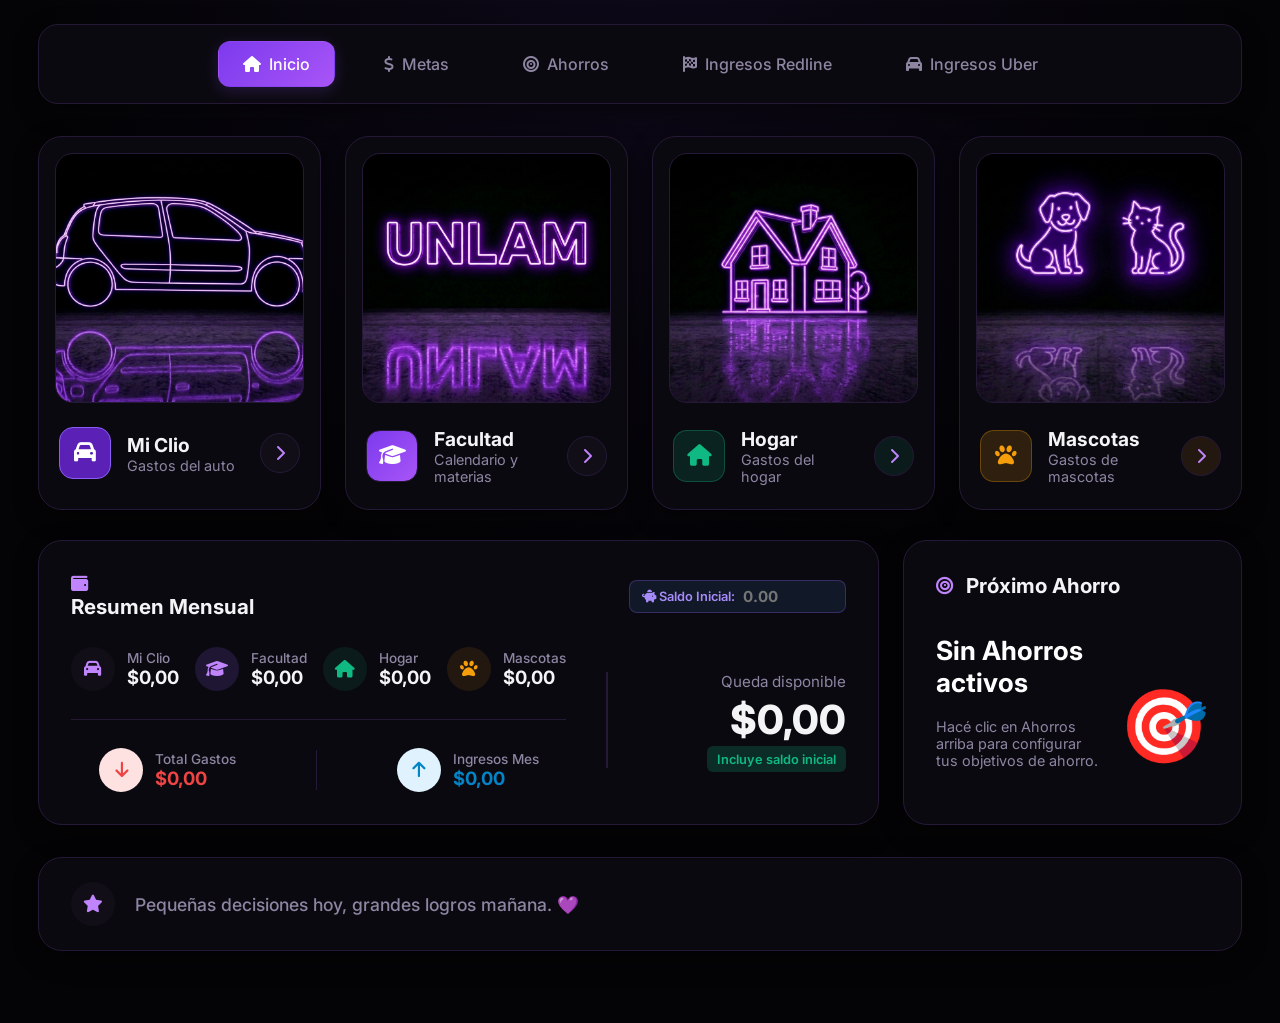
<file: index.html>
<!DOCTYPE html>
<html lang="es">
<head>
    <meta charset="UTF-8">
    <meta name="viewport" content="width=device-width, initial-scale=1.0">
    <link rel="icon" type="image/png" href="logo2.png">
    <title>Metas & Finanzas</title>
    <link href="https://fonts.googleapis.com/css2?family=Inter:wght@400;500;600;700&display=swap" rel="stylesheet">
    <link rel="stylesheet" href="https://cdnjs.cloudflare.com/ajax/libs/font-awesome/6.4.0/css/all.min.css">
    <link rel="stylesheet" href="styles.css">
</head>
<body>
    <div class="app-container">
        
        <!-- BARRA DE NAVEGACIÓN SUPERIOR -->
        <header class="top-nav nav-index-centrado">
            <nav class="nav-pills">
                <a href="index.html" class="active"><i class="fas fa-home"></i> Inicio</a>
                <a href="gastos.html"><i class="fas fa-dollar-sign"></i> Metas</a>
                <a href="metas.html"><i class="fas fa-bullseye"></i> Ahorros</a>
                <a href="ingresos.html"><i class="fas fa-flag-checkered"></i> Ingresos Redline</a>
                <a href="uber.html"><i class="fas fa-car"></i> Ingresos Uber</a>
            </nav>
        </header>

        <main id="dashboard">

            <!-- 4 TARJETAS EN UNA LÍNEA -->
            <div class="cards-grid">
                
                <!-- Mi Clio -->
                <div class="card module-card" onclick="window.location.href='auto.html'">
                    <div class="card-image" style="background-image: url('auto.png');"></div>
                    <div class="card-footer">
                        <div class="icon-box purple-bg"><i class="fas fa-car"></i></div>
                        <div class="card-text">
                            <h3>Mi Clio</h3>
                            <p>Gastos del auto</p>
                        </div>
                        <button class="arrow-btn purple-light"><i class="fas fa-chevron-right"></i></button>
                    </div>
                </div>

                <!-- Facultad -->
                <div class="card module-card" onclick="window.location.href='facultad.html'">
                    <div class="card-image" style="background-image: url('facultad.png');"></div>
                    <div class="card-footer">
                        <div class="icon-box blue-bg"><i class="fas fa-graduation-cap"></i></div>
                        <div class="card-text">
                            <h3>Facultad</h3>
                            <p>Calendario y materias</p>
                        </div>
                        <button class="arrow-btn blue-light"><i class="fas fa-chevron-right"></i></button>
                    </div>
                </div>

                <!-- Hogar -->
                <div class="card module-card" onclick="window.location.href='hogar.html'">
                    <div class="card-image" style="background-image: url('hogar.png');"></div>
                    <div class="card-footer">
                        <div class="icon-box green-bg"><i class="fas fa-home"></i></div>
                        <div class="card-text">
                            <h3>Hogar</h3>
                            <p>Gastos del hogar</p>
                        </div>
                        <button class="arrow-btn green-light"><i class="fas fa-chevron-right"></i></button>
                    </div>
                </div>

                <!-- Mascotas -->
                <div class="card module-card" onclick="window.location.href='mascotas.html'">
                    <div class="card-image" style="background-image: url('mascotas.png');"></div>
                    <div class="card-footer">
                        <div class="icon-box orange-bg"><i class="fas fa-paw"></i></div>
                        <div class="card-text">
                            <h3>Mascotas</h3>
                            <p>Gastos de mascotas</p>
                        </div>
                        <button class="arrow-btn orange-light"><i class="fas fa-chevron-right"></i></button>
                    </div>
                </div>

            </div>

            <!-- RESUMEN Y METAS -->
            <div class="widgets-grid">
                
                <div class="card widget-card expenses-widget">
                    <div class="widget-header" style="display: flex; justify-content: space-between; align-items: center;">
                        <div>
                            <i class="fas fa-wallet purple-text"></i> 
                            <h3>Resumen Mensual</h3>
                        </div>
                        <!-- CAMPO SALDO INICIAL -->
                        <div class="saldo-inicial-box">
                            <label for="input-saldo-inicial"><i class="fas fa-piggy-bank"></i> Saldo Inicial:</label>
                            <input type="number" id="input-saldo-inicial" placeholder="0.00" onchange="guardarYRecalcularSaldoInicial(this.value)">
                        </div>
                    </div>
                    
                    <div class="dashboard-resumen-container">
                        
                        <div class="resumen-valores-bloque">
                            <!-- Fila Superior: Categorías de gastos -->
                            <div class="resumen-fila-superior grid-4-items">
                                <div class="expense-item">
                                    <div class="icon-circle purple-light"><i class="fas fa-car purple-text"></i></div>
                                    <div>
                                        <p>Mi Clio</p>
                                        <h4 class="purple-text" id="monto-index-clio">$0,00</h4>
                                    </div>
                                </div>
                                <div class="expense-item">
                                    <div class="icon-circle blue-light-circle"><i class="fas fa-graduation-cap blue-text"></i></div>
                                    <div>
                                        <p>Facultad</p>
                                        <h4 class="blue-text" id="monto-index-facultad">$0,00</h4>
                                    </div>
                                </div>
                                <div class="expense-item">
                                    <div class="icon-circle green-light"><i class="fas fa-home green-text"></i></div>
                                    <div>
                                        <p>Hogar</p>
                                        <h4 class="green-text" id="monto-index-hogar">$0,00</h4>
                                    </div>
                                </div>
                                <div class="expense-item">
                                    <div class="icon-circle orange-light"><i class="fas fa-paw orange-text"></i></div>
                                    <div>
                                        <p>Mascotas</p>
                                        <h4 class="orange-text" id="monto-index-mascotas">$0,00</h4>
                                    </div>
                                </div>
                            </div>

                            <div class="horizontal-divider"></div>

                            <!-- Fila Inferior: Totales -->
                            <div class="resumen-fila-inferior">
                                <div class="expense-item">
                                    <div class="icon-circle" style="background-color: #FEE2E2;"><i class="fas fa-arrow-down" style="color: #EF4444;"></i></div>
                                    <div>
                                        <p>Total Gastos</p>
                                        <h4 style="color: #EF4444;" id="monto-index-total-gastos">$0,00</h4>
                                    </div>
                                </div>
                                <div class="divider"></div>
                                <div class="expense-item">
                                    <div class="icon-circle" style="background-color: #E0F2FE;"><i class="fas fa-arrow-up" style="color: #0284C7;"></i></div>
                                    <div>
                                        <p>Ingresos Mes</p>
                                        <h4 style="color: #0284C7;" id="monto-index-ingresos">$0,00</h4>
                                    </div>
                                </div>
                            </div>
                        </div>

                        <!-- Bloque derecho destacado -->
                        <div class="total-item-destacado">
                            <p>Queda disponible</p>
                            <h2 id="monto-index-total">$0,00</h2>
                            <span class="badge green-badge" id="badge-info-saldo">Incluye saldo inicial</span>
                        </div>

                    </div>
                </div>

                <div class="card widget-card goal-widget">
                    <div class="widget-header">
                        <i class="fas fa-bullseye purple-text"></i> 
                        <h3>Próximo Ahorro</h3>
                    </div>
                    <div class="goal-content" id="contenedor-proxima-meta">
                        <div class="goal-info">
                            <h2 id="index-meta-nombre">Ahorrar $3.000.000</h2>
                            <div class="progress-container">
                                <div class="progress-bar">
                                    <div class="progress-fill" id="index-meta-barra" style="width: 0%;"></div>
                                </div>
                                <span class="progress-text" id="index-meta-porcentaje">0%</span>
                            </div>
                            <p class="sub-text" id="index-meta-detalle">Ya llevas $0</p>
                        </div>
                        <div class="goal-image">
                            💰
                        </div>
                    </div>
                </div>

            </div>

            <div class="card quote-banner">
                <div class="icon-circle purple-light"><i class="fas fa-star purple-text"></i></div>
                <p>Pequeñas decisiones hoy, grandes logros mañana. 💜</p>
            </div>

        </main>
    </div>

<script>
    document.addEventListener('DOMContentLoaded', () => {
        cargarSaldoInicialGuardado();
        inicializarBaseYCalcularDashboard();
        actualizarProximaMetaDashboard();
    });

    function cargarSaldoInicialGuardado() {
        const hoy = new Date();
        const claveMes = `saldo_inicial_${hoy.getFullYear()}_${hoy.getMonth()}`;
        const saldoGuardado = localStorage.getItem(claveMes) || 0;
        document.getElementById('input-saldo-inicial').value = saldoGuardado > 0 ? saldoGuardado : '';
    }

    function guardarYRecalcularSaldoInicial(monto) {
        const hoy = new Date();
        const claveMes = `saldo_inicial_${hoy.getFullYear()}_${hoy.getMonth()}`;
        localStorage.setItem(claveMes, parseFloat(monto) || 0);
        inicializarBaseYCalcularDashboard();
    }

    function inicializarBaseYCalcularDashboard() {
        const hoy = new Date();
        const mesActual = hoy.getMonth();
        const anioActual = hoy.getFullYear();
        const formatoMoneda = { minimumFractionDigits: 2, maximumFractionDigits: 2 };

        const claveMes = `saldo_inicial_${anioActual}_${mesActual}`;
        const saldoInicialMes = parseFloat(localStorage.getItem(claveMes)) || 0;

        function esMesActual(fechaStr) {
            if (!fechaStr) return false;
            let fechaGasto;
            if(fechaStr.includes('-')) {
                const partes = fechaStr.split('-');
                fechaGasto = new Date(partes[0], partes[1] - 1, partes[2]);
            } else if(fechaStr.includes('/')) {
                const partes = fechaStr.split('/');
                fechaGasto = new Date(partes[2], partes[1] - 1, partes[0]);
            }
            return fechaGasto && fechaGasto.getMonth() === mesActual && fechaGasto.getFullYear() === anioActual;
        }

        let totalAutoMes = 0;
        const requestDB = indexedDB.open('FinanzasAppDB', 1);

        requestDB.onsuccess = function(event) {
            const db = event.target.result;
            if (db.objectStoreNames.contains('gastos_clio')) {
                const transaction = db.transaction(['gastos_clio'], 'readonly');
                const store = transaction.objectStore('gastos_clio');
                
                store.openCursor().onsuccess = function(e) {
                    const cursor = e.target.result;
                    if (cursor) {
                        const gasto = cursor.value;
                        if (esMesActual(gasto.fecha)) {
                            totalAutoMes += parseFloat(gasto.monto || 0);
                        }
                        cursor.continue();
                    } else {
                        procesarRestoDeModulos(totalAutoMes);
                    }
                };
            } else {
                procesarRestoDeModulos(0);
            }
        };

        requestDB.onerror = function() {
            procesarRestoDeModulos(0);
        };

        function procesarRestoDeModulos(montoClioEfectivo) {
            let listaMascotas = JSON.parse(localStorage.getItem('gastos_mascotas_datos')) || [];
            let totalMascotasMes = 0;
            listaMascotas.forEach(g => {
                if (esMesActual(g.fecha)) {
                    totalMascotasMes += parseFloat(g.monto || 0);
                }
            });

            let listaHogar = JSON.parse(localStorage.getItem('gastos_hogar_datos')) || [];
            let totalHogarMes = 0;
            listaHogar.forEach(g => {
                if (esMesActual(g.fecha)) {
                    totalHogarMes += parseFloat(g.monto || 0);
                }
            });

            let listaFacultad = JSON.parse(localStorage.getItem('gastos_facultad_datos')) || JSON.parse(localStorage.getItem('facultad_gastos')) || [];
            let totalFacultadMes = 0;
            listaFacultad.forEach(g => {
                if (esMesActual(g.fecha)) {
                    totalFacultadMes += parseFloat(g.monto || 0);
                }
            });

            let listaIngresosRedline = JSON.parse(localStorage.getItem('ingresos_proyectos_datos')) || [];
            let totalIngresosGenerados = 0;
            listaIngresosRedline.forEach(i => {
                if (esMesActual(i.fecha)) {
                    totalIngresosGenerados += parseFloat(i.monto || 0);
                }
            });

            let listaIngresosUber = JSON.parse(localStorage.getItem('ingresos_uber_datos')) || [];
            listaIngresosUber.forEach(u => {
                if (esMesActual(u.fecha)) {
                    totalIngresosGenerados += parseFloat(u.ganancia || 0);
                }
            });

            let totalGastosGeneral = montoClioEfectivo + totalHogarMes + totalMascotasMes + totalFacultadMes;
            let saldoQueda = saldoInicialMes + totalIngresosGenerados - totalGastosGeneral;

            document.getElementById('monto-index-clio').textContent = `$${montoClioEfectivo.toLocaleString('es-AR', formatoMoneda)}`;
            document.getElementById('monto-index-facultad').textContent = `$${totalFacultadMes.toLocaleString('es-AR', formatoMoneda)}`;
            document.getElementById('monto-index-hogar').textContent = `$${totalHogarMes.toLocaleString('es-AR', formatoMoneda)}`;
            document.getElementById('monto-index-mascotas').textContent = `$${totalMascotasMes.toLocaleString('es-AR', formatoMoneda)}`;
            
            document.getElementById('monto-index-total-gastos').textContent = `$${totalGastosGeneral.toLocaleString('es-AR', formatoMoneda)}`;
            document.getElementById('monto-index-ingresos').textContent = `$${totalIngresosGenerados.toLocaleString('es-AR', formatoMoneda)}`;
            
            const elTotal = document.getElementById('monto-index-total');
            elTotal.textContent = `$${saldoQueda.toLocaleString('es-AR', formatoMoneda)}`;
            
            if (saldoQueda < 0) {
                elTotal.style.color = '#EF4444'; 
            } else {
                elTotal.style.color = 'var(--text-main)';
            }
        }
    }

    function actualizarProximaMetaDashboard() {
        const metas = JSON.parse(localStorage.getItem('metas_ahorro_datos')) || [];
        const formato = { maximumFractionDigits: 0 };

        if (metas.length === 0) {
            document.getElementById('contenedor-proxima-meta').innerHTML = `
                <div class="goal-info">
                    <h2>Sin Ahorros activos</h2>
                    <p class="sub-text">Hacé clic en Ahorros arriba para configurar tus objetivos de ahorro.</p>
                </div>
                <div class="goal-image">🎯</div>
            `;
            return;
        }

        const proximaMeta = metas[0];
        let porcentaje = Math.round((proximaMeta.actual / proximaMeta.objetivo) * 100);
        if (porcentaje > 100) porcentaje = 100;

        document.getElementById('index-meta-nombre').textContent = `${proximaMeta.nombre}`;
        document.getElementById('index-meta-barra').style.width = `${porcentaje}%`;
        document.getElementById('index-meta-porcentaje').textContent = `${porcentaje}%`;
        
        if (porcentaje >= 100) {
            document.getElementById('index-meta-detalle').textContent = `¡Objetivo cumplido! 🎉 Llevás $${proximaMeta.actual.toLocaleString('es-AR', formato)}`;
        } else {
            document.getElementById('index-meta-detalle').textContent = `Llevás $${proximaMeta.actual.toLocaleString('es-AR', formato)} de $${proximaMeta.objetivo.toLocaleString('es-AR', formato)}`;
        }
    }
</script>
</body>
</html>
</file>
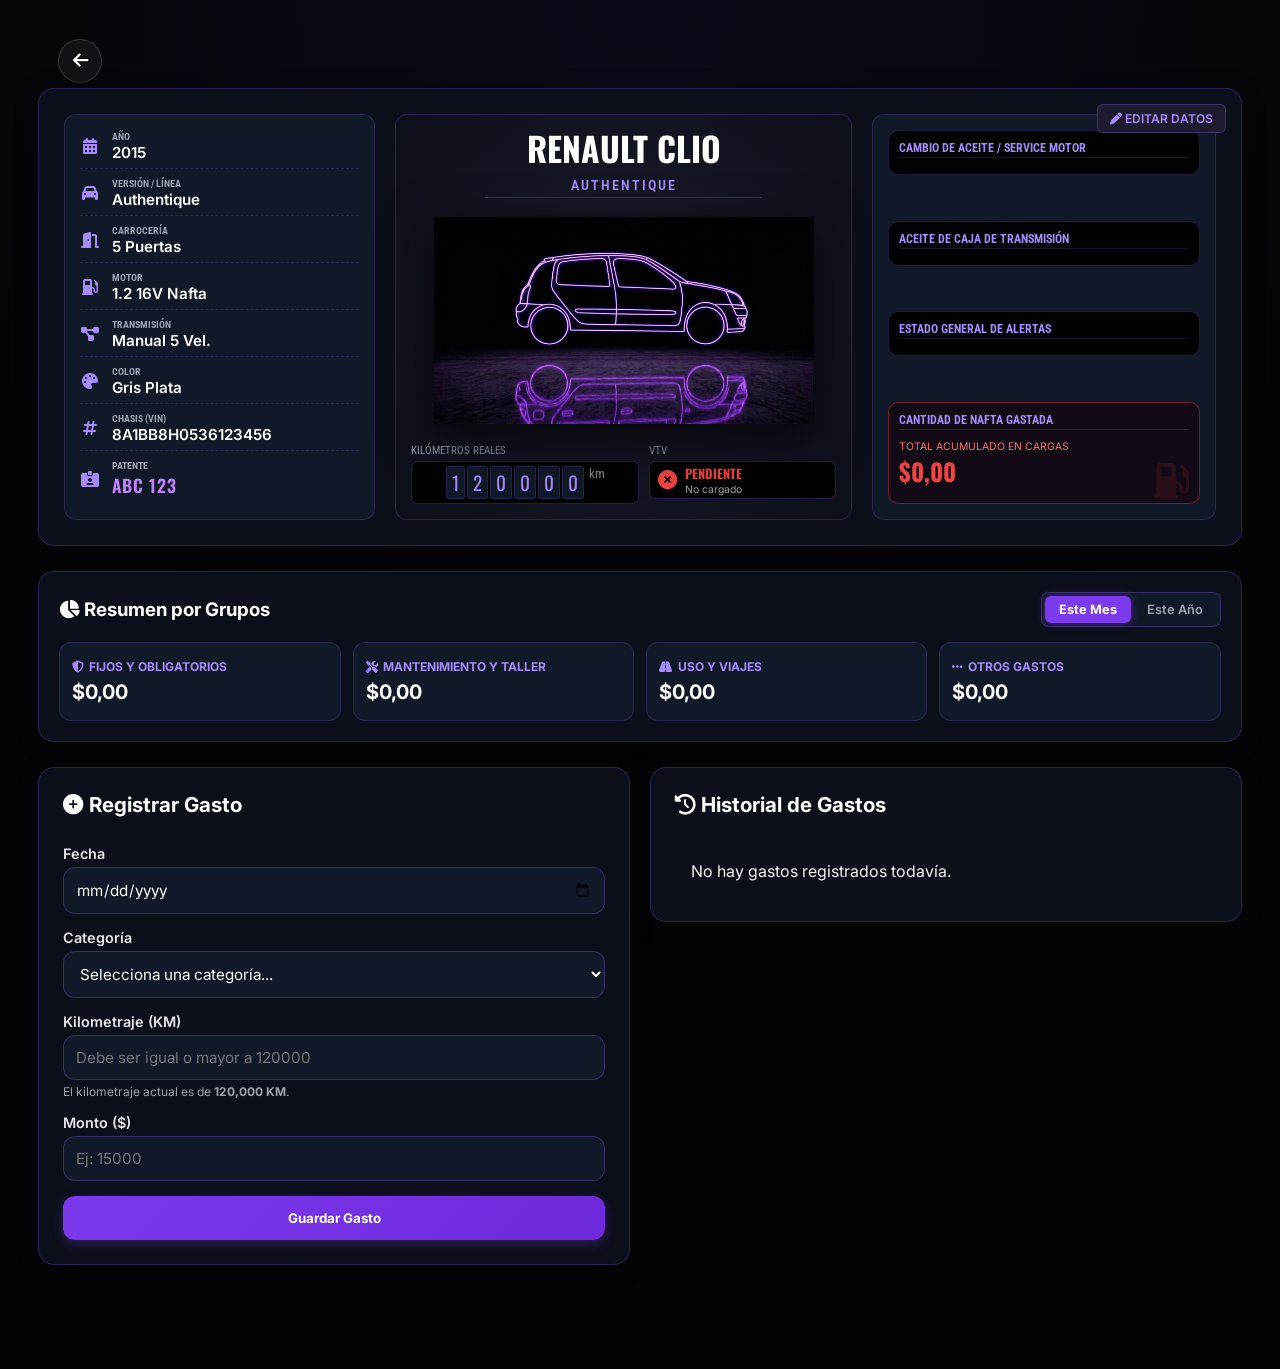
<file: auto.html>
<!DOCTYPE html>
<html lang="es">
<head>
    <meta charset="UTF-8">
    <meta name="viewport" content="width=device-width, initial-scale=1.0">
    <title>Mi Clio - Ficha Técnica</title>
    <link rel="icon" type="image/png" href="logo2.png">
    <link href="https://fonts.googleapis.com/css2?family=Oswald:wght@400;600;700&family=Roboto+Condensed:wght@400;700&family=Inter:wght@400;500;600;700&display=swap" rel="stylesheet">
    <link rel="stylesheet" href="https://cdnjs.cloudflare.com/ajax/libs/font-awesome/6.4.0/css/all.min.css">
    <link rel="stylesheet" href="styles.css"> 
    <link rel="stylesheet" href="auto.css">   
    <style>
        /* Estilo para el botón de retorno circular tipo la imagen */
        .top-nav-circle-only {
            display: flex;
            align-items: center;
            padding: 15px 20px 5px 20px;
        }
        .btn-circle-back {
            background-color: rgba(255, 255, 255, 0.05);
            border: 1px solid rgba(255, 255, 255, 0.15);
            color: #ffffff;
            width: 44px;
            height: 44px;
            border-radius: 50%;
            display: flex;
            align-items: center;
            justify-content: center;
            cursor: pointer;
            transition: all 0.2s ease;
            outline: none;
            text-decoration: none;
        }
        .btn-circle-back:hover {
            background-color: rgba(255, 255, 255, 0.15);
            border-color: rgba(255, 255, 255, 0.3);
            transform: scale(1.05);
        }
        .btn-circle-back i {
            font-size: 1.1rem;
        }
    </style>
</head>
<body>
    <div class="app-container">
        <!-- HEADER SOLO CON FLECHA CIRCULAR -->
        <header class="top-nav-circle-only">
            <button class="btn-circle-back" onclick="window.location.href='index.html'" title="Volver">
                <i class="fas fa-arrow-left"></i>
            </button>
        </header>

        <main>
            <div class="tech-dashboard-container">
                <button id="btn-editar-perfil" class="dashboard-edit-btn">
                    <i class="fas fa-pen"></i> EDITAR DATOS
                </button>

                <div class="dash-panel panel-specs">
                    <div class="spec-row">
                        <div class="spec-icon"><i class="fas fa-calendar-alt"></i></div>
                        <div class="spec-text"><span class="lbl">AÑO</span><span class="val" id="txt-anio-auto">2015</span></div>
                    </div>
                    <div class="spec-row">
                        <div class="spec-icon"><i class="fas fa-car"></i></div>
                        <div class="spec-text"><span class="lbl">VERSIÓN / LÍNEA</span><span class="val" id="txt-version-auto">Authentique</span></div>
                    </div>
                    <div class="spec-row">
                        <div class="spec-icon"><i class="fas fa-door-open"></i></div>
                        <div class="spec-text"><span class="lbl">CARROCERÍA</span><span class="val">5 Puertas</span></div>
                    </div>
                    <div class="spec-row">
                        <div class="spec-icon"><i class="fas fa-gas-pump"></i></div>
                        <div class="spec-text"><span class="lbl">MOTOR</span><span class="val">1.2 16V Nafta</span></div>
                    </div>
                    <div class="spec-row">
                        <div class="spec-icon"><i class="fas fa-project-diagram"></i></div>
                        <div class="spec-text"><span class="lbl">TRANSMISIÓN</span><span class="val">Manual 5 Vel.</span></div>
                    </div>
                    <div class="spec-row">
                        <div class="spec-icon"><i class="fas fa-palette"></i></div>
                        <div class="spec-text"><span class="lbl">COLOR</span><span class="val">Gris Plata</span></div>
                    </div>
                    <div class="spec-row">
                        <div class="spec-icon"><i class="fas fa-hashtag"></i></div>
                        <div class="spec-text"><span class="lbl">CHASIS (VIN)</span><span class="val font-mono" id="txt-chasis-auto">8A1BB8H0536123456</span></div>
                    </div>
                    <div class="spec-row">
                        <div class="spec-icon"><i class="fas fa-id-card-alt"></i></div>
                        <div class="spec-text"><span class="lbl">PATENTE</span><span class="val highlight-blue" id="txt-patente-auto">ABC 123</span></div>
                    </div>
                </div>

                <div class="dash-panel panel-center">
                    <h1 class="main-vehicle-title" id="txt-modelo-auto">RENAULT CLIO</h1>
                    <div class="sub-title-divider" id="txt-sub-version-auto">FICHA TÉCNICA</div>
                    
                    <div class="vehicle-image-wrapper">
                        <img src="auto.png" alt="Auto" class="vehicle-main-img">
                    </div>

                    <div class="center-bottom-row">
                        <div class="odometer-block">
                            <span class="panel-sub-label">KILÓMETROS REALES</span>
                            <div class="odometer-display" id="txt-km-auto">
                                <span>1</span><span>2</span><span>0</span><span>0</span><span>0</span><span>0</span><small>km</small>
                            </div>
                        </div>
                        <div class="vtv-block" id="vtv-status-wrapper">
                            <span class="panel-sub-label">VTV</span>
                            <div class="vtv-badge-container">
                                <div class="vtv-shield-icon green-glow"><i class="fas fa-shield-alt"></i></div>
                                <div class="vtv-dates">
                                    <span class="vtv-lbl-status color-green">REALIZADA</span>
                                    <span class="vtv-lbl-date" id="txt-vtv-auto">No cargado</span>
                                </div>
                            </div>
                        </div>
                    </div>
                </div>

                <div class="dash-panel panel-maintenance">
                    <div class="maint-box">
                        <div class="maint-header">CAMBIO DE ACEITE / SERVICE MOTOR</div>
                        <div class="maint-body" id="alerta-box-aceite"></div>
                    </div>

                    <div class="maint-box">
                        <div class="maint-header">ACEITE DE CAJA DE TRANSMISIÓN</div>
                        <div class="maint-body" id="alerta-box-transmision"></div>
                    </div>

                    <div class="maint-box">
                        <div class="maint-header">ESTADO GENERAL DE ALERTAS</div>
                        <div id="contenedor-alertas-secundarias"></div>
                    </div>

                    <div class="maint-box box-fuel-spent">
                        <div class="maint-header">CANTIDAD DE NAFTA GASTADA</div>
                        <div class="maint-body-fuel">
                            <div class="fuel-total-wrapper">
                                <span class="fuel-lbl">TOTAL ACUMULADO EN CARGAS</span>
                                <div class="fuel-counter" id="stat-combustible-monto">$0,00</div>
                            </div>
                            <i class="fas fa-gas-pump fuel-bg-icon"></i>
                        </div>
                    </div>
                </div>
            </div>

            <div id="modal-perfil" class="dashboard-modal hidden">
                <form id="form-perfil-auto" class="modal-content-form">
                    <h3>Editar Datos Técnicos</h3>
                    <div class="form-grid-modal">
                        <div class="fg">
                            <label>Nombre / Modelo del Auto</label>
                            <input type="text" id="edit-modelo" placeholder="Ej: Clio 2" required>
                        </div>
                        <div class="fg">
                            <label>Versión / Línea</label>
                            <input type="text" id="edit-version" placeholder="Ej: Authentique / Mio / Sport">
                        </div>
                        <div class="fg">
                            <label>Año</label>
                            <input type="number" id="edit-anio" required>
                        </div>
                        <div class="fg">
                            <label>Patente / Dominio</label>
                            <input type="text" id="edit-patente" placeholder="Ej: ABC 123">
                        </div>
                        <div class="fg">
                            <label>Número de Chasis (VIN)</label>
                            <input type="text" id="edit-chasis" placeholder="Ej: 8A1BB...">
                        </div>
                        <div class="fg">
                            <label>KM Inicial</label>
                            <input type="number" id="edit-km" required>
                        </div>
                        <div class="fg">
                            <label>Vencimiento VTV</label>
                            <input type="date" id="edit-vtv">
                        </div>
                    </div>
                    <div class="modal-actions">
                        <button type="submit" class="btn-dashboard-save">Actualizar Ficha</button>
                        <button type="button" id="btn-cancelar-perfil" class="btn-dashboard-cancel">Cancelar</button>
                    </div>
                </form>
            </div>

            <!-- TARJETA STATS -->
            <div class="card stats-card dark-card" style="padding: 1.25rem; margin-bottom: 25px;">
                <div class="stats-header" style="display: flex; justify-content: space-between; align-items: center; margin-bottom: 15px;">
                    <h3><i class="fas fa-chart-pie"></i> Resumen por Grupos</h3>
                    <div class="modern-subtle-toggle">
                        <button id="btn-stats-mes" class="btn-subtle active" onclick="cambiarPeriodoStats('mes')">Este Mes</button>
                        <button id="btn-stats-anio" class="btn-subtle" onclick="cambiarPeriodoStats('anio')">Este Año</button>
                    </div>
                </div>
                <div class="stats-grid">
                    <div class="stat-box box-fijos"><span class="stat-label"><i class="fas fa-shield-alt"></i> Fijos y Obligatorios</span><span class="stat-monto" id="stat-fijos-monto">$0,00</span></div>
                    <div class="stat-box box-taller"><span class="stat-label"><i class="fas fa-tools"></i> Mantenimiento y Taller</span><span class="stat-monto" id="stat-taller-monto">$0,00</span></div>
                    <div class="stat-box box-viajes"><span class="stat-label"><i class="fas fa-road"></i> Uso y Viajes</span><span class="stat-monto" id="stat-viajes-monto">$0,00</span></div>
                    <div class="stat-box box-otros"><span class="stat-label"><i class="fas fa-ellipsis-h"></i> Otros Gastos</span><span class="stat-monto" id="stat-otros-monto">$0,00</span></div>
                </div>
            </div>

            <div class="auto-grid">
                <!-- FORMULARIO REGISTRAR GASTO -->
                <div class="card dark-card" style="padding: 1.5rem;">
                    <div class="widget-header"><h3><i class="fas fa-plus-circle"></i> Registrar Gasto</h3></div>
                    <form id="form-gasto-auto" class="simple-form dark-form">
                        <div class="form-group"><label>Fecha</label><input type="date" id="gasto-fecha" required></div>
                        <div class="form-group">
                            <label>Categoría</label>
                            <select id="gasto-categoria" required>
                                <option value="" disabled selected>Selecciona una categoría...</option>
                                <optgroup label="Cuotas y Compra">
                                    <option value="Cuota mensual / Pago auto">Cuota mensual / Pago auto</option>
                                </optgroup>
                                <optgroup label="Combustible"><option value="Combustible">Combustible</option></optgroup>
                                <optgroup label="Fijos y Obligatorios"><option value="Seguro">Seguro</option><option value="Patente">Patente</option><option value="VTV">VTV</option></optgroup>
                                <optgroup label="Mantenimiento y Taller">
                                    <option value="Cambio de aceite">Cambio de aceite</option>
                                    <option value="Cambio de aceite transmisión">Cambio de aceite transmisión</option>
                                    <option value="Filtros">Filtros</option><option value="Correa de distribución">Correa de distribución</option><option value="Frenos">Frenos</option><option value="Neumáticos">Neumáticos</option><option value="Reparaciones">Reparaciones</option><option value="Repuestos">Repuestos</option><option value="Service">Service</option>
                                </optgroup>
                                <optgroup label="Uso y Viajes"><option value="Lavados">Lavados</option><option value="Estacionamiento">Estacionamiento</option><option value="Peajes">Peajes</option></optgroup>
                                <optgroup label="Otros"><option value="Multas">Multas</option><option value="Accesorios">Accesorios</option><option value="Otros">Otros</option></optgroup>
                            </select>
                        </div>
                        <div class="form-group">
                            <label>Kilometraje (KM)</label><input type="number" id="gasto-km" placeholder="Ej: 120500">
                            <small id="gasto-km-ayuda" class="form-help-text"></small>
                        </div>
                        <div class="form-group"><label>Monto ($)</label><input type="number" id="gasto-monto" placeholder="Ej: 15000" required></div>
                        <button type="submit" class="btn-primary btn-primary-purple">Guardar Gasto</button>
                    </form>
                </div>

                <!-- HISTORIAL TARJETA -->
                <div class="card historial-card dark-card">
                    <div class="widget-header"><h3><i class="fas fa-history"></i> Historial de Gastos</h3></div>
                    <div class="historial-lista" id="historial-gastos">
                        <p class="text-muted text-center" style="padding: 1rem;">No hay gastos registrados todavía.</p>
                    </div>
                </div>
            </div>
        </main>
    </div>

    <script>
        let db;
        let periodoActualStats = 'mes';
        let todosLosGastosAuto = [];

        const iconsCategorias = {
            'Cuota mensual / Pago auto': 'fas fa-handshake-angle', 'Combustible': 'fas fa-gas-pump', 'Seguro': 'fas fa-shield-alt', 'Patente': 'fas fa-file-invoice-dollar', 'VTV': 'fas fa-id-card',
            'Cambio de aceite': 'fas fa-oil-can', 'Cambio de aceite transmisión': 'fas fa-cogs', 'Filtros': 'fas fa-filter', 'Correa de distribución': 'fas fa-circle-notch',
            'Frenos': 'fas fa-car-crushed', 'Neumáticos': 'fas fa-circle', 'Reparaciones': 'fas fa-tools', 'Repuestos': 'fas fa-cubes',
            'Lavados': 'fas fa-tint', 'Estacionamiento': 'fas fa-parking', 'Peajes': 'fas fa-road',
            'Multas': 'fas fa-exclamation-circle', 'Accesorios': 'fas fa-car-side', 'Service': 'fas fa-wrench', 'Otros': 'fas fa-ellipsis-h'
        };

        const coloresCategorias = {
            'Cuota mensual / Pago auto': 'cat-blue', 'Combustible': 'cat-red', 'Seguro': 'cat-blue', 'Patente': 'cat-blue', 'VTV': 'cat-blue',
            'Cambio de aceite': 'cat-purple', 'Cambio de aceite transmisión': 'cat-purple', 'Filtros': 'cat-purple', 'Correa de distribución': 'cat-purple', 
            'Frenos': 'cat-purple', 'Neumáticos': 'cat-purple', 'Reparaciones': 'cat-purple', 'Repuestos': 'cat-purple', 'Service': 'cat-purple',
            'Lavados': 'cat-green', 'Estacionamiento': 'cat-green', 'Peajes': 'cat-green', 'Multas': 'cat-gray', 'Accesorios': 'cat-gray', 'Otros': 'cat-gray'
        };

        const request = indexedDB.open('FinanzasAppDB', 1);
        request.onsuccess = function(event) {
            db = event.target.result;
            inicializarPerfilAuto();
            renderizarHistorial();
        };

        function inicializarPerfilAuto() {
            if (!localStorage.getItem('auto_modelo')) localStorage.setItem('auto_modelo', 'Renault Clio');
            if (!localStorage.getItem('auto_version')) localStorage.setItem('auto_version', 'Authentique');
            if (!localStorage.getItem('auto_anio')) localStorage.setItem('auto_anio', '2015');
            if (!localStorage.getItem('auto_patente')) localStorage.setItem('auto_patente', 'ABC 123');
            if (!localStorage.getItem('auto_chasis')) localStorage.setItem('auto_chasis', '8A1BB8H0536123456');
            if (!localStorage.getItem('auto_km_actual')) localStorage.setItem('auto_km_actual', '120000');
            if (!localStorage.getItem('auto_vtv_vencimiento')) localStorage.setItem('auto_vtv_vencimiento', '');
            actualizarVistaPerfil();
        }

        function actualizarVistaPerfil() {
            const modelo = localStorage.getItem('auto_modelo');
            const version = localStorage.getItem('auto_version');
            const anio = localStorage.getItem('auto_anio');
            const patente = localStorage.getItem('auto_patente');
            const chasis = localStorage.getItem('auto_chasis');
            const kmActual = parseInt(localStorage.getItem('auto_km_actual')) || 0;
            const vtvVencimiento = localStorage.getItem('auto_vtv_vencimiento');

            document.getElementById('txt-modelo-auto').textContent = modelo.toUpperCase();
            document.getElementById('txt-sub-version-auto').textContent = version ? version.toUpperCase() : "FICHA TÉCNICA";
            document.getElementById('txt-version-auto').textContent = version || '-';
            document.getElementById('txt-anio-auto').textContent = anio;
            document.getElementById('txt-patente-auto').textContent = patente || '-';
            document.getElementById('txt-chasis-auto').textContent = chasis || '-';
            
            const kmStr = String(kmActual).padStart(6, '0');
            let odomHTML = '';
            for(let char of kmStr) { odomHTML += `<span>${char}</span>`; }
            odomHTML += `<small>km</small>`;
            document.getElementById('txt-km-auto').innerHTML = odomHTML;
            
            const wrapperVtv = document.getElementById('vtv-status-wrapper');
            if (vtvVencimiento) {
                const fechaFormateada = vtvVencimiento.split('-').reverse().join('/');
                wrapperVtv.innerHTML = `
                    <span class="panel-sub-label">VTV</span>
                    <div class="vtv-badge-container">
                        <div class="vtv-shield-icon green-glow"><i class="fas fa-check-circle"></i></div>
                        <div class="vtv-dates">
                            <span class="vtv-lbl-status color-green">REALIZADA</span>
                            <span class="vtv-lbl-date">VENCE: <strong>${fechaFormateada}</strong></span>
                        </div>
                    </div>`;
            } else {
                wrapperVtv.innerHTML = `
                    <span class="panel-sub-label">VTV</span>
                    <div class="vtv-badge-container">
                        <div class="vtv-shield-icon"><i class="fas fa-times-circle" style="color:#ef4444;"></i></div>
                        <div class="vtv-dates">
                            <span class="vtv-lbl-status" style="color:#ef4444;">PENDIENTE</span>
                            <span class="vtv-lbl-date">No cargado</span>
                        </div>
                    </div>`;
            }

            document.getElementById('gasto-km').placeholder = `Debe ser igual o mayor a ${kmActual}`;
            document.getElementById('gasto-km-ayuda').innerHTML = `El kilometraje actual es de <strong>${kmActual.toLocaleString()} KM</strong>.`;
        }

        const btnEditar = document.getElementById('btn-editar-perfil');
        const btnCancelar = document.getElementById('btn-cancelar-perfil');
        const modalPerfil = document.getElementById('modal-perfil');

        btnEditar.addEventListener('click', () => {
            document.getElementById('edit-modelo').value = localStorage.getItem('auto_modelo');
            document.getElementById('edit-version').value = localStorage.getItem('auto_version');
            document.getElementById('edit-anio').value = localStorage.getItem('auto_anio');
            document.getElementById('edit-patente').value = localStorage.getItem('auto_patente');
            document.getElementById('edit-chasis').value = localStorage.getItem('auto_chasis');
            document.getElementById('edit-km').value = localStorage.getItem('auto_km_actual');
            document.getElementById('edit-vtv').value = localStorage.getItem('auto_vtv_vencimiento');
            modalPerfil.classList.remove('hidden');
        });

        btnCancelar.addEventListener('click', () => { modalPerfil.classList.add('hidden'); });

        document.getElementById('form-perfil-auto').addEventListener('submit', function(e) {
            e.preventDefault();
            localStorage.setItem('auto_modelo', document.getElementById('edit-modelo').value);
            localStorage.setItem('auto_version', document.getElementById('edit-version').value);
            localStorage.setItem('auto_anio', document.getElementById('edit-anio').value);
            localStorage.setItem('auto_patente', document.getElementById('edit-patente').value);
            localStorage.setItem('auto_chasis', document.getElementById('edit-chasis').value);
            localStorage.setItem('auto_km_actual', document.getElementById('edit-km').value);
            localStorage.setItem('auto_vtv_vencimiento', document.getElementById('edit-vtv').value);
            modalPerfil.classList.add('hidden');
            actualizarVistaPerfil();
            cargarAlertasIniciales();
        });

        function cargarAlertasIniciales() {
            const contenedorAlertasSec = document.getElementById('contenedor-alertas-secundarias');
            const alertBoxAceite = document.getElementById('alerta-box-aceite');
            const alertBoxTransmision = document.getElementById('alerta-box-transmision');
            
            const ultimoKmAceite = parseInt(localStorage.getItem('ultimo_cambio_aceite_km'));
            const ultimoKmTransmision = parseInt(localStorage.getItem('ultimo_cambio_transmision_km'));
            const kmActual = parseInt(localStorage.getItem('auto_km_actual')) || 0;
            const vtvVencimiento = localStorage.getItem('auto_vtv_vencimiento');
            
            if (!ultimoKmAceite) {
                alertBoxAceite.innerHTML = `<div class="maint-circle-icon" style="color:#9ca3af;"><i class="fas fa-oil-can"></i></div><div class="maint-info"><span class="status-text" style="color:#9ca3af;">SIN REGISTROS</span><span class="sub-info">PRÓXIMO SERVICE:</span><span class="sub-val">-</span></div>`;
            } else {
                const kmRecorridos = kmActual - ultimoKmAceite; const kmRestantes = 10000 - kmRecorridos; const proxCambio = ultimoKmAceite + 10000;
                if (kmRestantes <= 1000) {
                    alertBoxAceite.innerHTML = `<div class="maint-circle-icon" style="color:#ef4444; border-color:#ef4444;"><i class="fas fa-oil-can"></i></div><div class="maint-info"><span class="status-text" style="color:#ef4444;">URGENTE</span><span class="sub-info">PRÓXIMO SERVICE:</span><span class="sub-val">${proxCambio.toLocaleString()} km (Faltan ${kmRestantes} km)</span></div>`;
                } else {
                    alertBoxAceite.innerHTML = `<div class="maint-circle-icon icon-green"><i class="fas fa-oil-can"></i></div><div class="maint-info"><span class="status-text color-green">OK</span><span class="sub-info">PRÓXIMO SERVICE:</span><span class="sub-val">${proxCambio.toLocaleString()} km (Quedan ${kmRestantes} km)</span></div>`;
                }
            }

            if (!ultimoKmTransmision) {
                alertBoxTransmision.innerHTML = `<div class="maint-circle-icon" style="color:#9ca3af;"><i class="fas fa-cogs"></i></div><div class="maint-info"><span class="status-text" style="color:#9ca3af;">SIN REGISTROS</span><span class="sub-info">PRÓXIMO CAMBIO:</span><span class="sub-val">-</span></div>`;
            } else {
                const kmRecorridosTrans = kmActual - ultimoKmTransmision; const kmRestantesTrans = 60000 - kmRecorridosTrans; const proxCambioTrans = ultimoKmTransmision + 60000;
                if (kmRestantesTrans <= 3000) {
                    alertBoxTransmision.innerHTML = `<div class="maint-circle-icon" style="color:#ef4444; border-color:#ef4444;"><i class="fas fa-cogs"></i></div><div class="maint-info"><span class="status-text" style="color:#ef4444;">URGENTE</span><span class="sub-info">PRÓXIMO CAMBIO:</span><span class="sub-val">${proxCambioTrans.toLocaleString()} km (Faltan ${kmRestantesTrans} km)</span></div>`;
                } else {
                    alertBoxTransmision.innerHTML = `<div class="maint-circle-icon icon-green"><i class="fas fa-cogs"></i></div><div class="maint-info"><span class="status-text color-green">OK</span><span class="sub-info">PRÓXIMO CAMBIO:</span><span class="sub-val">${proxCambioTrans.toLocaleString()} km (Quedan ${kmRestantesTrans} km)</span></div>`;
                }
            }

            let HTML_alertas = '';
            if (vtvVencimiento) {
                const fechaVto = new Date(vtvVencimiento + 'T00:00:00'); const hoy = new Date(); const diferenciaDias = Math.ceil((fechaVto - hoy) / (1000 * 60 * 60 * 24));
                if (diferenciaDias < 0) HTML_alertas += `<div class="dashboard-alert-item alert-red-sub"><i class="fas fa-id-card"></i> <span>VTV Vencida (${Math.abs(diferenciaDias)} días)</span></div>`;
                else if (diferenciaDias <= 30) HTML_alertas += `<div class="dashboard-alert-item alert-yellow-sub"><i class="fas fa-id-card"></i> <span>VTV vence en ${diferenciaDias} días</span></div>`;
                else HTML_alertas += `<div class="dashboard-alert-item alert-green-sub"><i class="fas fa-id-card"></i> <span>VTV al día</span></div>`;
            } else {
                HTML_alertas += `<div class="dashboard-alert-item alert-yellow-sub"><i class="fas fa-exclamation-circle"></i> <span>VTV fecha no configurada</span></div>`;
            }
            contenedorAlertasSec.innerHTML = HTML_alertas;
        }

        function cambiarPeriodoStats(periodo) {
            periodoActualStats = periodo;
            document.getElementById('btn-stats-mes').classList.toggle('active', periodo === 'mes');
            document.getElementById('btn-stats-anio').classList.toggle('active', periodo === 'anio');
            calcularEstadisticasAuto();
        }

        function calcularEstadisticasAuto() {
            const hoy = new Date(); const mesActual = hoy.getMonth(); const anioActual = hoy.getFullYear();
            const gastosFiltrados = todosLosGastosAuto.filter(g => {
                const fechaGasto = new Date(g.fecha + 'T00:00:00');
                return periodoActualStats === 'mes' ? (fechaGasto.getMonth() === mesActual && fechaGasto.getFullYear() === anioActual) : (fechaGasto.getFullYear() === anioActual);
            });

            let combustible = 0, fijos = 0, taller = 0, viajes = 0, otros = 0;
            gastosFiltrados.forEach(g => {
                const tipoColor = coloresCategorias[g.categoria] || 'cat-gray';
                if (tipoColor === 'cat-red') combustible += g.monto;
                else if (tipoColor === 'cat-blue') fijos += g.monto;
                else if (tipoColor === 'cat-purple') taller += g.monto;
                else if (tipoColor === 'cat-green') viajes += g.monto;
                else otros += g.monto;
            });

            const formato = { minimumFractionDigits: 2 };
            document.getElementById('stat-combustible-monto').textContent = `$${combustible.toLocaleString('es-AR', formato)}`;
            document.getElementById('stat-fijos-monto').textContent = `$${fijos.toLocaleString('es-AR', formato)}`;
            document.getElementById('stat-taller-monto').textContent = `$${taller.toLocaleString('es-AR', formato)}`;
            document.getElementById('stat-viajes-monto').textContent = `$${viajes.toLocaleString('es-AR', formato)}`;
            document.getElementById('stat-otros-monto').textContent = `$${otros.toLocaleString('es-AR', formato)}`;
        }

        function renderizarHistorial() {
            const historialContenedor = document.getElementById('historial-gastos');
            const transaction = db.transaction(['gastos_clio'], 'readonly');
            const store = transaction.objectStore('gastos_clio');
            const requestCursor = store.openCursor(null, 'prev');

            let HTML_acumulado = ''; todosLosGastosAuto = [];

            requestCursor.onsuccess = function(e) {
                const cursor = e.target.result;
                if (cursor) {
                    const gasto = cursor.value; todosLosGastosAuto.push(gasto);
                    const fechaFormateada = gasto.fecha.split('-').reverse().join('/');
                    const classIcono = iconsCategorias[gasto.categoria] || 'fas fa-dollar-sign';
                    const claseColor = coloresCategorias[gasto.categoria] || 'cat-gray';
                    
                    HTML_acumulado += `
                        <div class="historial-item ${claseColor}">
                            <div class="historial-item-left">
                                <div class="historial-icon-wrapper"><i class="${classIcono}"></i></div>
                                <div class="historial-item-info">
                                    <span class="historial-item-cat">${gasto.categoria}</span>
                                    <div class="historial-meta-row">
                                        <span class="historial-item-date"><i class="far fa-calendar-alt"></i> ${fechaFormateada}</span>
                                        ${gasto.km ? `<span class="historial-item-km"><i class="fas fa-tachometer-alt"></i> ${gasto.km.toLocaleString()} KM</span>` : ''}
                                    </div>
                                </div>
                            </div>
                            <div class="historial-item-right-actions">
                                <strong class="monto-valor">$${gasto.monto.toLocaleString('es-AR', { minimumFractionDigits: 2 })}</strong>
                                <button class="delete-btn" onclick="borrarGasto(${gasto.id})"><i class="fas fa-trash-alt"></i></button>
                            </div>
                        </div>`;
                    cursor.continue();
                } else {
                    historialContenedor.innerHTML = HTML_acumulado || `<p class="text-muted text-center" style="padding: 1rem;">No hay gastos registrados todavía.</p>`;
                    cargarAlertasIniciales(); calcularEstadisticasAuto();
                }
            };
        }

        function borrarGasto(id) {
            if (!confirm("¿Estás seguro?")) return;
            const transaction = db.transaction(['gastos_clio'], 'readwrite');
            const store = transaction.objectStore('gastos_clio');
            const requestGet = store.get(id);
            requestGet.onsuccess = function() {
                const gastoABorrar = requestGet.result;
                store.delete(id).onsuccess = function() {
                    if (gastoABorrar && gastoABorrar.km) recalcularKmMaximo();
                    else renderizarHistorial();
                };
            };
        }

        function recalcularKmMaximo() {
            const transaction = db.transaction(['gastos_clio'], 'readonly');
            db.transaction(['gastos_clio'], 'readonly').objectStore('gastos_clio').openCursor(null, 'prev').onsuccess = function(e) {
                const cursor = e.target.result;
                if (cursor && cursor.value.km) localStorage.setItem('auto_km_actual', cursor.value.km);
                actualizarVistaPerfil(); renderizarHistorial();
            };
        }

        document.getElementById('form-gasto-auto').addEventListener('submit', function(e) {
            e.preventDefault();
            const fecha = document.getElementById('gasto-fecha').value;
            const category = document.getElementById('gasto-categoria').value;
            const km = parseInt(document.getElementById('gasto-km').value) || 0;
            const monto = parseFloat(document.getElementById('gasto-monto').value);
            const kmActualBase = parseInt(localStorage.getItem('auto_km_actual')) || 0;

            if (km > 0 && km < kmActualBase) {
                alert(`¡Error! No puedes ingresar menos de ${kmActualBase.toLocaleString()} KM.`); return;
            }

            const nuevoGasto = { id: Date.now(), fecha, categoria: category, km, monto, timestamp: new Date().getTime() };
            db.transaction(['gastos_clio'], 'readwrite').objectStore('gastos_clio').add(nuevoGasto).onsuccess = function() {
                if (km >= kmActualBase) localStorage.setItem('auto_km_actual', km);
                if (category === 'Cambio de aceite' || category === 'Service') localStorage.setItem('ultimo_cambio_aceite_km', km > 0 ? km : kmActualBase);
                if (category === 'Cambio de aceite transmisión') localStorage.setItem('ultimo_cambio_transmision_km', km > 0 ? km : kmActualBase);
                if (category === 'VTV') {
                    const fVto = new Date(fecha + 'T00:00:00'); fVto.setFullYear(fVto.getFullYear() + 1);
                    localStorage.setItem('auto_vtv_vencimiento', `${fVto.getFullYear()}-${String(fVto.getMonth()+1).padStart(2,'0')}-${String(fVto.getDate()).padStart(2,'0')}`);
                }
                document.getElementById('form-gasto-auto').reset();
                actualizarVistaPerfil(); renderizarHistorial();
            };
        });
    </script>
</body>
</html>
</file>
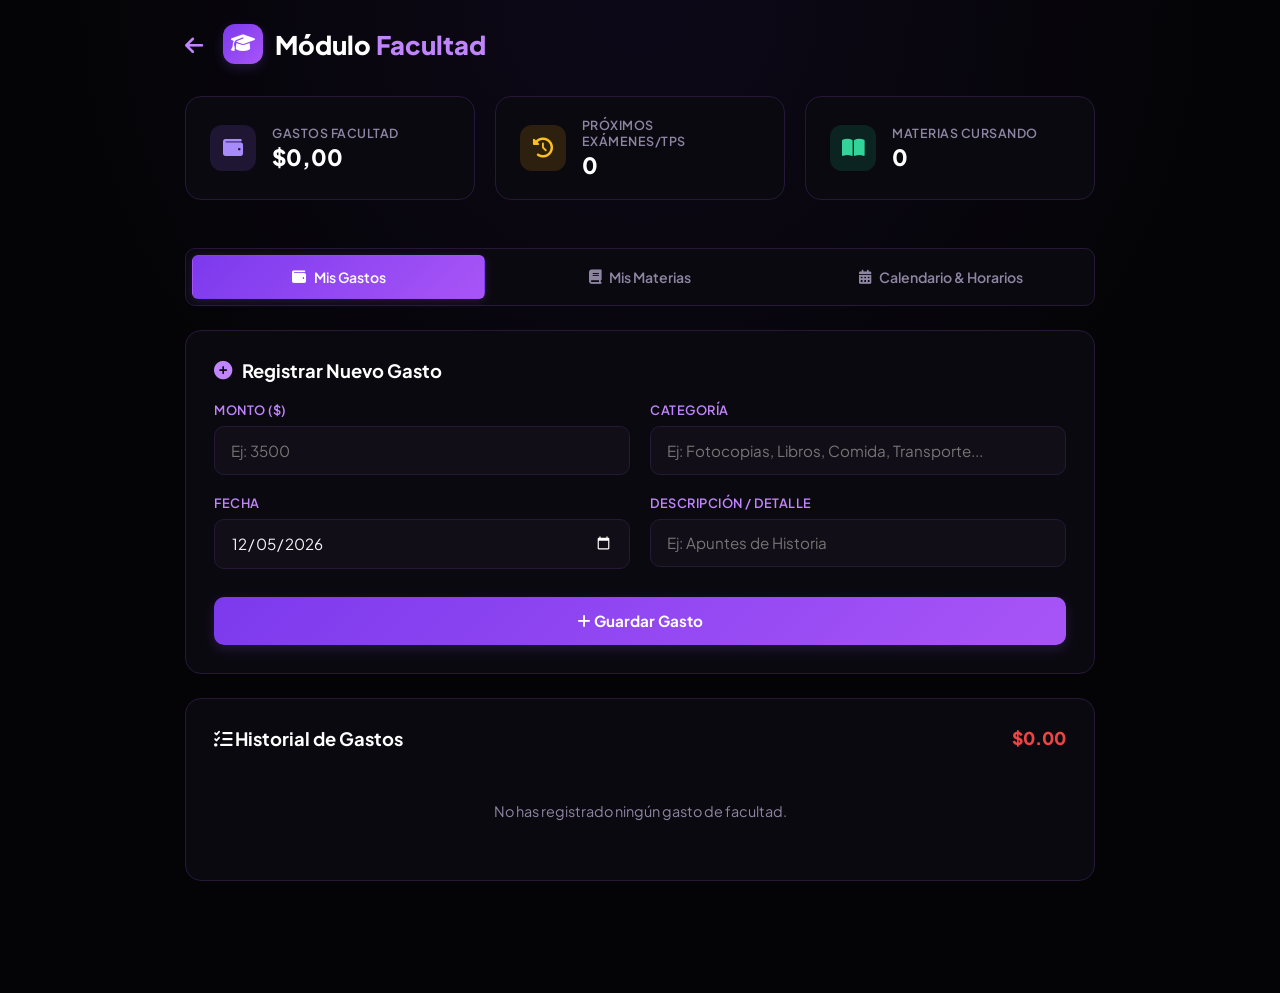
<file: facultad.html>
<!DOCTYPE html>
<html lang="es">
<head>
  <meta charset="UTF-8">
  <meta name="viewport" content="width=device-width, initial-scale=1.0">
  <title>Módulo Facultad</title>
  
  <!-- Fonts & Font Awesome -->
  <link rel="preconnect" href="https://fonts.googleapis.com">
  <link rel="preconnect" href="https://fonts.gstatic.com" crossorigin>
  <link href="https://fonts.googleapis.com/css2?family=Plus+Jakarta+Sans:wght@400;500;600;700;800&display=swap" rel="stylesheet">
  <link rel="stylesheet" href="https://cdnjs.cloudflare.com/ajax/libs/font-awesome/6.5.1/css/all.min.css">

  <link rel="stylesheet" href="facultad.css">
</head>
<body>

  <div class="app-container">
    
    <!-- HEADER CON RETORNO DIRECTO Y TÍTULO UNIFICADO -->
    <header class="top-header">
      <a href="index.html" class="btn-back-clean" title="Volver al inicio">
        <i class="fa-solid fa-arrow-left"></i>
      </a>
      <div class="header-title-box">
        <div class="header-icon"><i class="fa-solid fa-graduation-cap"></i></div>
        <h1>Módulo <span>Facultad</span></h1>
      </div>
    </header>

    <!-- RESUMEN / KPI DASHBOARD -->
    <section class="kpi-grid">
      <div class="kpi-card kpi-purple">
        <div class="kpi-icon"><i class="fa-solid fa-wallet"></i></div>
        <div class="kpi-info">
          <span class="kpi-label">Gastos Facultad</span>
          <h3 class="kpi-value" id="kpi-total-gastos">$0,00</h3>
        </div>
      </div>

      <div class="kpi-card kpi-orange">
        <div class="kpi-icon"><i class="fa-solid fa-clock-rotate-left"></i></div>
        <div class="kpi-info">
          <span class="kpi-label">Próximos Exámenes/TPs</span>
          <h3 class="kpi-value" id="kpi-entregas-pendientes">0</h3>
        </div>
      </div>

      <div class="kpi-card kpi-green">
        <div class="kpi-icon"><i class="fa-solid fa-book-open"></i></div>
        <div class="kpi-info">
          <span class="kpi-label">Materias Cursando</span>
          <h3 class="kpi-value" id="kpi-materias-activas">0</h3>
        </div>
      </div>
    </section>

    <!-- BANNER DE ALERTAS (< 48 HS) -->
    <div id="seccion-alertas-facultad">
      <!-- Se genera dinámicamente si hay entregas cerca -->
    </div>

    <!-- NAVEGACIÓN POR PESTAÑAS (ÚNICA Y DIRECTA) -->
    <nav class="sub-nav-bar">
      <button class="sub-nav-btn active" id="btn-sub-fac-gastos" onclick="switchFacultadSubTab('fac-gastos')">
        <i class="fa-solid fa-wallet"></i> Mis Gastos
      </button>
      <button class="sub-nav-btn" id="btn-sub-fac-materias" onclick="switchFacultadSubTab('fac-materias')">
        <i class="fa-solid fa-book"></i> Mis Materias
      </button>
      <button class="sub-nav-btn" id="btn-sub-fac-horarios" onclick="switchFacultadSubTab('fac-horarios')">
        <i class="fa-solid fa-calendar-days"></i> Calendario & Horarios
      </button>
    </nav>

    <!-- 1. SECCIÓN MIS GASTOS -->
    <div id="fac-gastos" class="sub-view-section active">
      
      <div class="card">
        <div class="card-title">
          <i class="fa-solid fa-circle-plus"></i> Registrar Nuevo Gasto
        </div>
        <form id="form-gasto-facultad" onsubmit="guardarGastoFacultad(event)">
          <div class="form-grid">
            <div class="form-group">
              <label for="fac-gasto-monto">Monto ($)</label>
              <input type="number" step="0.01" id="fac-gasto-monto" placeholder="Ej: 3500" required>
            </div>
            
            <div class="form-group">
              <label for="fac-gasto-categoria">Categoría</label>
              <input type="text" id="fac-gasto-categoria" placeholder="Ej: Fotocopias, Libros, Comida, Transporte..." required>
            </div>

            <div class="form-group">
              <label for="fac-gasto-fecha">Fecha</label>
              <input type="date" id="fac-gasto-fecha" required>
            </div>

            <div class="form-group">
              <label for="fac-gasto-descripcion">Descripción / Detalle</label>
              <input type="text" id="fac-gasto-descripcion" placeholder="Ej: Apuntes de Historia">
            </div>

            <div class="form-group full-width">
              <button type="submit" class="btn-submit">
                <i class="fa-solid fa-plus"></i> Guardar Gasto
              </button>
            </div>
          </div>
        </form>
      </div>

      <div class="card">
        <div class="card-title-flex">
          <span><i class="fa-solid fa-list-check"></i> Historial de Gastos</span>
          <span class="total-badge" id="total-gastos-facultad">$0.00</span>
        </div>
        
        <div id="lista-gastos-facultad"></div>
      </div>

    </div>

    <!-- 2. SECCIÓN MIS MATERIAS -->
    <div id="fac-materias" class="sub-view-section">
      <div class="card">
        <div class="card-title"><i class="fa-solid fa-book-bookmark"></i> Registrar Nueva Materia</div>
        <form id="form-materia" onsubmit="guardarMateria(event)">
          <div class="form-grid">
            <div class="form-group full-width">
              <label for="fac-materia-nombre">Nombre de la Materia</label>
              <input type="text" id="fac-materia-nombre" placeholder="Ej: Álgebra, Programación I..." required>
            </div>
            <div class="form-group">
              <label for="fac-materia-dia">Día de Cursada</label>
              <select id="fac-materia-dia" required>
                <option value="Lunes">Lunes</option>
                <option value="Martes">Martes</option>
                <option value="Miércoles">Miércoles</option>
                <option value="Jueves">Jueves</option>
                <option value="Viernes">Viernes</option>
                <option value="Sábado">Sábado</option>
              </select>
            </div>
            <div class="form-group">
              <label for="fac-materia-color">Color Identificador</label>
              <input type="color" id="fac-materia-color" value="#8b5cf6" required>
            </div>
            <div class="form-group">
              <label for="fac-hora-inicio">Hora de Inicio</label>
              <input type="time" id="fac-hora-inicio" value="18:00" required>
            </div>
            <div class="form-group">
              <label for="fac-hora-fin">Hora de Fin</label>
              <input type="time" id="fac-hora-fin" value="22:00" required>
            </div>
            <div class="form-group full-width">
              <label for="fac-materia-aula">Aula / Comisión / Sede (Opcional)</label>
              <input type="text" id="fac-materia-aula" placeholder="Ej: Aula 204 - Com. B">
            </div>
            <div class="form-group full-width">
              <button type="submit" class="btn-submit"><i class="fa-solid fa-plus"></i> Guardar Materia</button>
            </div>
          </div>
        </form>
      </div>

      <div class="card">
        <div class="card-title"><i class="fa-solid fa-layer-group"></i> Materias Cursando</div>
        <div id="lista-materias-cargadas"></div>
      </div>
    </div>

    <!-- 3. SECCIÓN CALENDARIO Y HORARIOS -->
    <div id="fac-horarios" class="sub-view-section">
      <div class="card">
        <div class="card-title"><i class="fa-solid fa-calendar-week"></i> Horario Semanal de Cursada</div>
        <div class="horarios-scroll-wrapper">
          <div class="grid-dias-horarios" id="grid-horarios-semanal"></div>
        </div>
      </div>

      <div class="card">
        <div class="card-title"><i class="fa-solid fa-calendar-days"></i> Calendario Mensual de Entregas</div>
        
        <div class="cal-header-bar">
          <button class="cal-nav-btn" onclick="cambiarMesCalendario(-1)"><i class="fa-solid fa-chevron-left"></i> Anterior</button>
          <h3 id="cal-titulo-mes">-- ----</h3>
          <button class="cal-nav-btn" onclick="cambiarMesCalendario(1)">Siguiente <i class="fa-solid fa-chevron-right"></i></button>
        </div>

        <div class="cal-grid-wrapper">
          <div class="cal-grid-month" id="cal-grid-dias"></div>
        </div>
      </div>
    </div>

  </div>

  <!-- MODAL DE DETALLE DE ENTREGA -->
  <div id="modal-detalle-cal" class="modal-overlay" onclick="cerrarModalCalOverlay(event)">
    <div class="modal-contenido">
      <button class="btn-cerrar-modal" onclick="cerrarModalCal()"><i class="fa-solid fa-xmark"></i></button>
      <span class="modal-badge-tipo" id="cal-modal-tipo">Trabajo Práctico</span>
      <h2 id="cal-modal-materia">Materia</h2>
      
      <div class="modal-info-box">
        <label><i class="fa-regular fa-calendar"></i> Fecha de Entrega</label>
        <p id="cal-modal-fecha">--/--/----</p>
      </div>

      <div class="modal-info-box">
        <label><i class="fa-solid fa-align-left"></i> Temas / Detalles</label>
        <p id="cal-modal-descripcion">Sin temas detallados.</p>
      </div>
    </div>
  </div>

  <script>
    let materiasFacultad = JSON.parse(localStorage.getItem('facultad_materias')) || [];
    let entregasFacultad = JSON.parse(localStorage.getItem('facultad_entregas')) || [];
    let gastosFacultad = JSON.parse(localStorage.getItem('facultad_gastos')) || [];
    let fechaCalendarioActual = new Date(); 

    function switchFacultadSubTab(subTabId) {
      document.querySelectorAll('.sub-nav-btn').forEach(btn => btn.classList.remove('active'));
      document.querySelectorAll('.sub-view-section').forEach(sec => sec.classList.remove('active'));

      const targetSection = document.getElementById(subTabId);
      const targetBtn = document.getElementById('btn-sub-' + subTabId);

      if(targetSection) targetSection.classList.add('active');
      if(targetBtn) targetBtn.classList.add('active');

      if (subTabId === 'fac-gastos') {
        renderGastosFacultad();
      } else if (subTabId === 'fac-materias') {
        renderMaterias();
      } else if (subTabId === 'fac-horarios') {
        renderHorariosSemana();
        renderCalendarioMensual();
      }
    }

    function actualizarKPICards() {
      // Total gastos
      const totalGastado = gastosFacultad.reduce((acc, g) => acc + g.monto, 0);
      document.getElementById('kpi-total-gastos').textContent = `$${totalGastado.toLocaleString('es-AR', {minimumFractionDigits: 2})}`;

      // Materias activas
      document.getElementById('kpi-materias-activas').textContent = materiasFacultad.length;

      // Entregas futuras
      const hoyStr = new Date().toISOString().split('T')[0];
      const entregasFuturas = entregasFacultad.filter(e => e.fecha >= hoyStr);
      document.getElementById('kpi-entregas-pendientes').textContent = entregasFuturas.length;

      // Generar Alertas Próximas (< 48 horas)
      renderAlertasProximas();
    }

    function renderAlertasProximas() {
      const contenedor = document.getElementById('seccion-alertas-facultad');
      if (!contenedor) return;

      const hoy = new Date();
      const limite48h = new Date(hoy.getTime() + (48 * 60 * 60 * 1000));

      const entregasUrgentes = entregasFacultad.filter(e => {
        const fechaE = new Date(e.fecha + 'T23:59:59');
        return fechaE >= hoy && fechaE <= limite48h;
      });

      if (entregasUrgentes.length === 0) {
        contenedor.innerHTML = '';
        return;
      }

      let html = '<div class="alerts-container">';
      entregasUrgentes.forEach(e => {
        const mat = materiasFacultad.find(m => m.id === e.materiaId) || { nombre: 'Materia' };
        const fParts = e.fecha.split('-');
        const fechaFmt = `${fParts[2]}/${fParts[1]}`;

        html += `
          <div class="alert-card">
            <div class="alert-info">
              <h4><i class="fa-solid fa-triangle-exclamation"></i> ¡Próxima Entrega / Examen! (${mat.nombre})</h4>
              <p>${e.tipo}: ${e.descripcion} - Fecha: <b>${fechaFmt}</b></p>
            </div>
            <span class="alert-badge">Urgente</span>
          </div>
        `;
      });
      html += '</div>';
      contenedor.innerHTML = html;
    }

    /* GASTOS */
    function guardarGastoFacultad(e) {
      e.preventDefault();
      const monto = parseFloat(document.getElementById('fac-gasto-monto').value);
      const categoria = document.getElementById('fac-gasto-categoria').value.trim();
      const fecha = document.getElementById('fac-gasto-fecha').value;
      const descripcion = document.getElementById('fac-gasto-descripcion').value.trim();

      if (!monto || !categoria || !fecha) return;

      const nuevoGasto = {
        id: Date.now().toString(),
        monto,
        categoria,
        fecha,
        descripcion: descripcion || 'Sin detalle'
      };

      gastosFacultad.push(nuevoGasto);
      localStorage.setItem('facultad_gastos', JSON.stringify(gastosFacultad));

      document.getElementById('fac-gasto-monto').value = '';
      document.getElementById('fac-gasto-categoria').value = '';
      document.getElementById('fac-gasto-descripcion').value = '';

      renderGastosFacultad();
      actualizarKPICards();
    }

    function eliminarGastoFacultad(id) {
      gastosFacultad = gastosFacultad.filter(g => g.id !== id);
      localStorage.setItem('facultad_gastos', JSON.stringify(gastosFacultad));
      renderGastosFacultad();
      actualizarKPICards();
    }

    function renderGastosFacultad() {
      const container = document.getElementById('lista-gastos-facultad');
      const totalEl = document.getElementById('total-gastos-facultad');
      if (!container || !totalEl) return;

      if (gastosFacultad.length === 0) {
        container.innerHTML = '<div class="empty-state">No has registrado ningún gasto de facultad.</div>';
        totalEl.textContent = '$0.00';
        return;
      }

      gastosFacultad.sort((a, b) => new Date(b.fecha) - new Date(a.fecha));

      let total = 0;
      let html = '<div style="display: flex; flex-direction: column; gap: 0.75rem;">';

      gastosFacultad.forEach(g => {
        total += g.monto;
        const fParts = g.fecha.split('-');
        const fFormateada = fParts.length === 3 ? `${fParts[2]}/${fParts[1]}/${fParts[0]}` : g.fecha;

        html += `
          <div class="materia-entrega-item" style="padding: 0.85rem; background: var(--bg-input);">
            <div>
              <div style="font-weight: 700; color: #fff; font-size: 0.95rem;">
                ${g.categoria}
              </div>
              <div style="font-size: 0.8rem; color: var(--text-muted); margin-top: 0.15rem;">
                ${g.descripcion} • <i class="fa-regular fa-calendar"></i> ${fFormateada}
              </div>
            </div>
            <div style="display: flex; align-items: center; gap: 1rem;">
              <span style="font-weight: 800; font-size: 1.05rem; color: var(--expense);">$${g.monto.toLocaleString('es-AR', {minimumFractionDigits: 2})}</span>
              <button class="btn-delete" onclick="eliminarGastoFacultad('${g.id}')" title="Eliminar gasto"><i class="fa-solid fa-trash-can"></i></button>
            </div>
          </div>
        `;
      });

      html += '</div>';
      container.innerHTML = html;
      totalEl.textContent = `$${total.toLocaleString('es-AR', {minimumFractionDigits: 2})}`;
    }

    /* MATERIAS */
    function guardarMateria(e) {
      e.preventDefault();
      const nombre = document.getElementById('fac-materia-nombre').value.trim();
      const dia = document.getElementById('fac-materia-dia').value;
      const color = document.getElementById('fac-materia-color').value;
      const hInicio = document.getElementById('fac-hora-inicio').value;
      const hFin = document.getElementById('fac-hora-fin').value;
      const aula = document.getElementById('fac-materia-aula').value.trim();

      if (!nombre) return;

      const nuevaMateria = {
        id: Date.now().toString(),
        nombre,
        dia,
        color,
        hInicio,
        hFin,
        aula
      };

      materiasFacultad.push(nuevaMateria);
      localStorage.setItem('facultad_materias', JSON.stringify(materiasFacultad));

      document.getElementById('fac-materia-nombre').value = '';
      document.getElementById('fac-materia-aula').value = '';
      
      renderMaterias();
      actualizarKPICards();
    }

    function eliminarMateria(id) {
      materiasFacultad = materiasFacultad.filter(m => m.id !== id);
      entregasFacultad = entregasFacultad.filter(e => e.materiaId !== id);
      localStorage.setItem('facultad_materias', JSON.stringify(materiasFacultad));
      localStorage.setItem('facultad_entregas', JSON.stringify(entregasFacultad));
      renderMaterias();
      actualizarKPICards();
    }

    function guardarEntregaEspecifica(materiaId) {
      const tipo = document.getElementById(`sub-tipo-${materiaId}`).value;
      const fecha = document.getElementById(`sub-fecha-${materiaId}`).value;
      const descripcion = document.getElementById(`sub-descripcion-${materiaId}`).value.trim();

      if (!fecha) {
        alert('Por favor, selecciona una fecha para la entrega.');
        return;
      }

      const nuevaEntrega = {
        id: Date.now().toString(),
        materiaId,
        tipo,
        fecha,
        descripcion: descripcion || 'Sin temas detallados.'
      };

      entregasFacultad.push(nuevaEntrega);
      localStorage.setItem('facultad_entregas', JSON.stringify(entregasFacultad));

      renderMaterias();
      actualizarKPICards();
    }

    function eliminarEntrega(id) {
      entregasFacultad = entregasFacultad.filter(e => e.id !== id);
      localStorage.setItem('facultad_entregas', JSON.stringify(entregasFacultad));
      renderMaterias();
      renderCalendarioMensual();
      actualizarKPICards();
    }

    function renderMaterias() {
      const listContainer = document.getElementById('lista-materias-cargadas');
      if (!listContainer) return;

      listContainer.innerHTML = materiasFacultad.length === 0 ? '<div class="empty-state">No tienes materias registradas aún.</div>' : '';

      const hoy = new Date().toISOString().split('T')[0];

      materiasFacultad.forEach(m => {
        const item = document.createElement('div');
        item.className = 'materia-card-item';
        item.style.borderLeftColor = m.color;

        const entregasMateria = entregasFacultad.filter(e => e.materiaId === m.id);
        entregasMateria.sort((a,b) => new Date(a.fecha) - new Date(b.fecha));

        let htmlEntregas = entregasMateria.length === 0 ? '<div style="color:var(--text-muted); font-size:0.75rem;">Sin entregas agendadas</div>' : '';
        entregasMateria.forEach(e => {
          const fParts = e.fecha.split('-');
          const fFormateada = fParts.length === 3 ? `${fParts[2]}/${fParts[1]}` : e.fecha;
          htmlEntregas += `
            <div class="materia-entrega-item">
              <div style="display:flex; align-items:center; gap:0.4rem;">
                <span class="txt"><b>[${e.tipo}]</b> ${e.descripcion}</span>
              </div>
              <div style="display:flex; align-items:center; gap:0.5rem;">
                <span style="font-size:0.72rem; color:var(--text-muted);">${fFormateada}</span>
                <button class="btn-delete" onclick="eliminarEntrega('${e.id}')"><i class="fa-solid fa-xmark"></i></button>
              </div>
            </div>
          `;
        });

        item.innerHTML = `
          <div class="materia-header-flex">
            <div class="materia-info">
              <h4>
                <span class="materia-badge" style="background-color: ${m.color}">
                  <span class="dot"></span> ${m.nombre}
                </span>
              </h4>
              <p style="margin-top: 0.4rem;">
                <i class="fa-regular fa-clock"></i> <b>${m.dia}s</b> de ${m.hInicio} a ${m.hFin} hs
                ${m.aula ? `• <i class="fa-solid fa-location-dot"></i> ${m.aula}` : ''}
              </p>
            </div>
            <button class="btn-delete" onclick="eliminarMateria('${m.id}')" title="Eliminar materia"><i class="fa-solid fa-trash-can"></i></button>
          </div>

          <div class="materia-sub-sections">
            <div class="materia-sub-box">
              <div class="materia-sub-title"><i class="fa-solid fa-plus-circle"></i> Cargar Trabajo / Entrega</div>
              <div class="sub-form-entrega">
                <select id="sub-tipo-${m.id}">
                  <option value="Trabajo Práctico">Trabajo Práctico</option>
                  <option value="Examen">Examen</option>
                  <option value="Entrega Final">Entrega Final</option>
                  <option value="Parcial">Parcial</option>
                  <option value="Otro">Otro</option>
                </select>
                <input type="date" id="sub-fecha-${m.id}" value="${hoy}">
                <textarea id="sub-descripcion-${m.id}" placeholder="Descripción / Temas a estudiar..."></textarea>
                <button type="button" class="btn-sub-add" onclick="guardarEntregaEspecifica('${m.id}')">+ Agendar a ${m.nombre}</button>
              </div>
            </div>

            <div class="materia-sub-box">
              <div class="materia-sub-title"><i class="fa-solid fa-list-check"></i> Entregas & Trabajos</div>
              <div class="materia-entregas-list">
                ${htmlEntregas}
              </div>
            </div>
          </div>
        `;
        listContainer.appendChild(item);
      });
    }

    /* HORARIOS Y CALENDARIO */
    function renderHorariosSemana() {
      const container = document.getElementById('grid-horarios-semanal');
      if (!container) return;

      const diasSemana = ['Lunes', 'Martes', 'Miércoles', 'Jueves', 'Viernes', 'Sábado'];
      container.innerHTML = '';

      diasSemana.forEach(dia => {
        const col = document.createElement('div');
        col.className = 'dia-columna';

        let htmlMateria = `<div class="dia-titulo">${dia}</div>`;
        const materiasDia = materiasFacultad.filter(m => m.dia === dia);

        if (materiasDia.length === 0) {
          htmlMateria += `<div style="text-align: center; color: var(--text-muted); font-size: 0.8rem; padding: 1rem 0;">Libre</div>`;
        } else {
          materiasDia.forEach(m => {
            htmlMateria += `
              <div style="background: var(--bg-card); padding: 0.65rem 0.5rem; border-radius: var(--radius-sm); margin-bottom: 0.5rem; border-left: 3px solid ${m.color}; border-top: 1px solid var(--border-color); border-right: 1px solid var(--border-color); border-bottom: 1px solid var(--border-color);">
                <div style="font-weight: 700; font-size: 0.85rem; color: #fff;">${m.nombre}</div>
                <div style="font-size: 0.75rem; color: var(--text-muted); font-weight: 600; margin-top: 0.2rem;">${m.hInicio} - ${m.hFin}</div>
                ${m.aula ? `<div style="font-size: 0.72rem; color: var(--text-muted);">${m.aula}</div>` : ''}
              </div>
            `;
          });
        }

        col.innerHTML = htmlMateria;
        container.appendChild(col);
      });
    }

    function cambiarMesCalendario(delta) {
      fechaCalendarioActual.setMonth(fechaCalendarioActual.getMonth() + delta);
      renderCalendarioMensual();
    }

    function renderCalendarioMensual() {
      const grid = document.getElementById('cal-grid-dias');
      const tituloMes = document.getElementById('cal-titulo-mes');
      if (!grid || !tituloMes) return;

      grid.innerHTML = '';

      const año = fechaCalendarioActual.getFullYear();
      const mes = fechaCalendarioActual.getMonth();

      const opcionesMes = { month: 'long', year: 'numeric' };
      tituloMes.textContent = fechaCalendarioActual.toLocaleDateString('es-ES', opcionesMes);

      const diasSemana = ['Lun', 'Mar', 'Mié', 'Jue', 'Vie', 'Sáb', 'Dom'];
      diasSemana.forEach(d => {
        const h = document.createElement('div');
        h.className = 'cal-day-header';
        h.textContent = d;
        grid.appendChild(h);
      });

      const primerDiaMes = new Date(año, mes, 1);
      const ultimoDiaMes = new Date(año, mes + 1, 0);

      let primerDiaSemana = primerDiaMes.getDay() - 1;
      if (primerDiaSemana === -1) primerDiaSemana = 6;

      const totalDiasMes = ultimoDiaMes.getDate();
      const hoyStr = new Date().toISOString().split('T')[0];

      const mesAnteriorUltimoDia = new Date(año, mes, 0).getDate();
      for (let i = primerDiaSemana - 1; i >= 0; i--) {
        const cell = document.createElement('div');
        cell.className = 'cal-day-cell other-month';
        cell.innerHTML = `<span class="cal-day-num">${mesAnteriorUltimoDia - i}</span>`;
        grid.appendChild(cell);
      }

      for (let dia = 1; dia <= totalDiasMes; dia++) {
        const cell = document.createElement('div');
        
        const mesFormatted = String(mes + 1).padStart(2, '0');
        const diaFormatted = String(dia).padStart(2, '0');
        const fechaStr = `${año}-${mesFormatted}-${diaFormatted}`;

        cell.className = 'cal-day-cell';
        if (fechaStr === hoyStr) cell.classList.add('today');

        let cellContent = `<span class="cal-day-num">${dia}</span>`;

        const entregasDia = entregasFacultad.filter(e => e.fecha === fechaStr);

        entregasDia.forEach(e => {
          const mat = materiasFacultad.find(m => m.id === e.materiaId) || { color: '#8b5cf6', nombre: 'Materia' };
          
          const matEsc = mat.nombre.replace(/'/g, "\\'");
          const tipoEsc = e.tipo.replace(/'/g, "\\'");
          const fechaEsc = e.fecha.replace(/'/g, "\\'");
          const descEsc = (e.descripcion || 'Sin temas detallados.').replace(/'/g, "\\'").replace(/\n/g, "\\n");

          cellContent += `
            <div class="cal-event-pill" 
                 style="background-color: ${mat.color};" 
                 onclick="abrirModalDetalle('${matEsc}', '${tipoEsc}', '${fechaEsc}', '${descEsc}')">
              ${mat.nombre}<br>${e.tipo}
            </div>
          `;
        });

        cell.innerHTML = cellContent;
        grid.appendChild(cell);
      }

      const totalCasillasRellenadas = primerDiaSemana + totalDiasMes;
      const casillasRestantes = (7 - (totalCasillasRellenadas % 7)) % 7;

      for (let i = 1; i <= casillasRestantes; i++) {
        const cell = document.createElement('div');
        cell.className = 'cal-day-cell other-month';
        cell.innerHTML = `<span class="cal-day-num">${i}</span>`;
        grid.appendChild(cell);
      }
    }

    function abrirModalDetalle(materia, tipo, fecha, descripcion) {
      document.getElementById('cal-modal-materia').textContent = materia;
      document.getElementById('cal-modal-tipo').textContent = tipo;
      
      const parts = fecha.split('-');
      const fechaFormateada = parts.length === 3 ? `${parts[2]}/${parts[1]}/${parts[0]}` : fecha;
      document.getElementById('cal-modal-fecha').textContent = fechaFormateada;
      document.getElementById('cal-modal-descripcion').textContent = descripcion;

      document.getElementById('modal-detalle-cal').style.display = 'flex';
    }

    function cerrarModalCal() {
      document.getElementById('modal-detalle-cal').style.display = 'none';
    }

    function cerrarModalCalOverlay(event) {
      if (event.target.classList.contains('modal-overlay')) {
        cerrarModalCal();
      }
    }

    document.addEventListener('DOMContentLoaded', () => {
      const hoy = new Date().toISOString().split('T')[0];
      const inputFecha = document.getElementById('fac-gasto-fecha');
      if (inputFecha) inputFecha.value = hoy;

      actualizarKPICards();
      renderGastosFacultad();
    });
  </script>
</body>
</html>
</file>
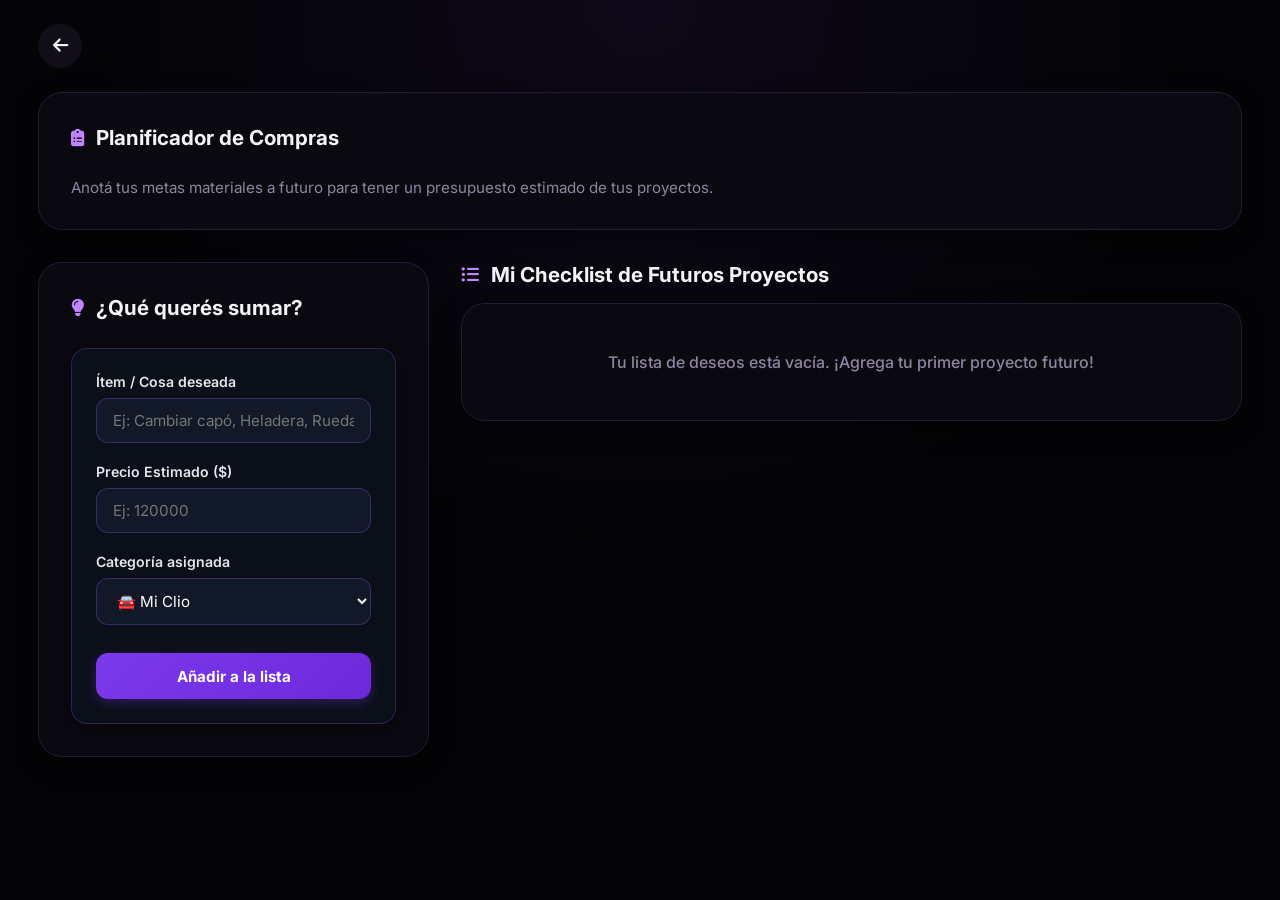
<file: gastos.html>
<!DOCTYPE html>
<html lang="es">
<head>
    <meta charset="UTF-8">
    <meta name="viewport" content="width=device-width, initial-scale=1.0">
    <title>Metas</title>
    <link rel="icon" type="image/png" href="logo2.png">
    <link href="https://fonts.googleapis.com/css2?family=Inter:wght@400;500;600;700&display=swap" rel="stylesheet">
    <link rel="stylesheet" href="https://cdnjs.cloudflare.com/ajax/libs/font-awesome/6.4.0/css/all.min.css">
    <link rel="stylesheet" href="styles.css">
    <link rel="stylesheet" href="gastos.css">
</head>
<body>
    <div class="app-container">
        
        <!-- BOTÓN DE RETORNO SOLO Y CIRCULAR -->
        <div class="icon-circle purple-light" style="cursor:pointer; margin-bottom: 1.5rem;" onclick="window.location.href='index.html'" title="Volver al inicio">
            <i class="fas fa-arrow-left"></i>
        </div>

        <main>
             <div class="card widget-card" style="margin-bottom: 2rem;">
                 <div class="widget-header">
                     <i class="fas fa-clipboard-list purple-text"></i>
                      <h3>Planificador de Compras</h3>
                 </div>
                 <p style="color: var(--text-muted); font-size: 0.95rem;">
                     Anotá tus metas materiales a futuro para tener un presupuesto estimado de tus proyectos.
                 </p>
             </div>
            <div class="wishlist-grid">
                
                <!-- Formulario para agregar deseos -->
                <div class="card widget-card" style="height: fit-content;">
                    <div class="widget-header">
                        <i class="fas fa-lightbulb purple-text"></i>
                        <h3>¿Qué querés sumar?</h3>
                    </div>
                    <form id="form-nuevo-deseo" class="wish-form">
                        <div class="form-field">
                            <label for="wish-nombre">Ítem / Cosa deseada</label>
                            <input type="text" id="wish-nombre" placeholder="Ej: Cambiar capó, Heladera, Ruedas" required>
                        </div>
                        <div class="form-field">
                            <label for="wish-precio">Precio Estimado ($)</label>
                            <input type="number" id="wish-precio" placeholder="Ej: 120000" required>
                        </div>
                        <div class="form-field">
                            <label for="wish-categoria">Categoría asignada</label>
                            <select id="wish-categoria" required>
                                <option value="auto">🚘 Mi Clio</option>
                                <option value="hogar">🏠 Hogar</option>
                                <option value="mascotas">🐾 Mascotas</option>
                            </select>
                        </div>
                        <button type="submit" class="btn-wish-submit">Añadir a la lista</button>
                    </form>
                </div>

                <!-- Contenedor del Checklist -->
                <div>
                    <div class="widget-header" style="margin-bottom: 1rem;">
                        <i class="fas fa-list-ul purple-text"></i>
                        <h3>Mi Checklist de Futuros Proyectos</h3>
                    </div>
                    
                    <div id="contenedor-wishlist" class="wishlist-container">
                        <!-- Se renderizan dinámicamente -->
                    </div>
                </div>

            </div>
        </main>
    </div>

    <script>
        let wishlist = JSON.parse(localStorage.getItem('wishlist_datos')) || [];

        document.addEventListener('DOMContentLoaded', () => {
            renderizarWishlist();
        });

        // Crear nuevo deseo
        document.getElementById('form-nuevo-deseo').addEventListener('submit', (e) => {
            e.preventDefault();

            const nombre = document.getElementById('wish-nombre').value;
            const precio = parseFloat(document.getElementById('wish-precio').value);
            const categoria = document.getElementById('wish-categoria').value;

            const nuevoDeseo = {
                id: Date.now(),
                nombre: nombre,
                precio: precio,
                categoria: categoria,
                comprado: false
            };

            wishlist.push(nuevoDeseo);
            guardarEnStorage();
            document.getElementById('form-nuevo-deseo').reset();
        });

        // Cambiar estado de comprado (Check / Uncheck)
        function toggleComprado(id) {
            wishlist = wishlist.map(item => {
                if(item.id === id) {
                    return { ...item, comprado: !item.comprado };
                }
                return item;
            });
            guardarEnStorage();
        }

        // Eliminar ítem
        function eliminarDeseo(id) {
            wishlist = wishlist.filter(item => item.id !== id);
            guardarEnStorage();
        }

        function guardarEnStorage() {
            localStorage.setItem('wishlist_datos', JSON.stringify(wishlist));
            renderizarWishlist();
        }

        function renderizarWishlist() {
            const contenedor = document.getElementById('contenedor-wishlist');

            if(wishlist.length === 0) {
                contenedor.innerHTML = `<div class="card" style="text-align: center; padding: 3rem; color: var(--text-muted); font-weight: 500;">Tu lista de deseos está vacía. ¡Agrega tu primer proyecto futuro!</div>`;
                return;
            }

            contenedor.innerHTML = wishlist.map(item => {
                let tagCategoria = '';
                if(item.categoria === 'auto') tagCategoria = '🚘 Mi Clio';
                if(item.categoria === 'hogar') tagCategoria = '🏠 Hogar';
                if(item.categoria === 'mascotas') tagCategoria = '🐾 Mascotas';

                return `
                    <div class="wish-item categoria-${item.categoria} ${item.comprado ? 'completado' : ''}">
                        <div class="wish-left">
                            <div class="wish-checkbox" onclick="toggleComprado(${item.id})">
                                <i class="fas fa-check"></i>
                            </div>
                            <div class="wish-details">
                                <h4 class="wish-title">${item.nombre}</h4>
                                <p>${tagCategoria}</p>
                            </div>
                        </div>
                        <div class="wish-right">
                            <span class="wish-price">$${item.precio.toLocaleString('es-AR', { minimumFractionDigits: 2 })}</span>
                            <button onclick="eliminarDeseo(${item.id})" class="btn-delete-wish" title="Eliminar"><i class="fas fa-trash-alt"></i></button>
                        </div>
                    </div>
                `;
            }).join('');
        }
    </script>
</body>
</html>
</file>
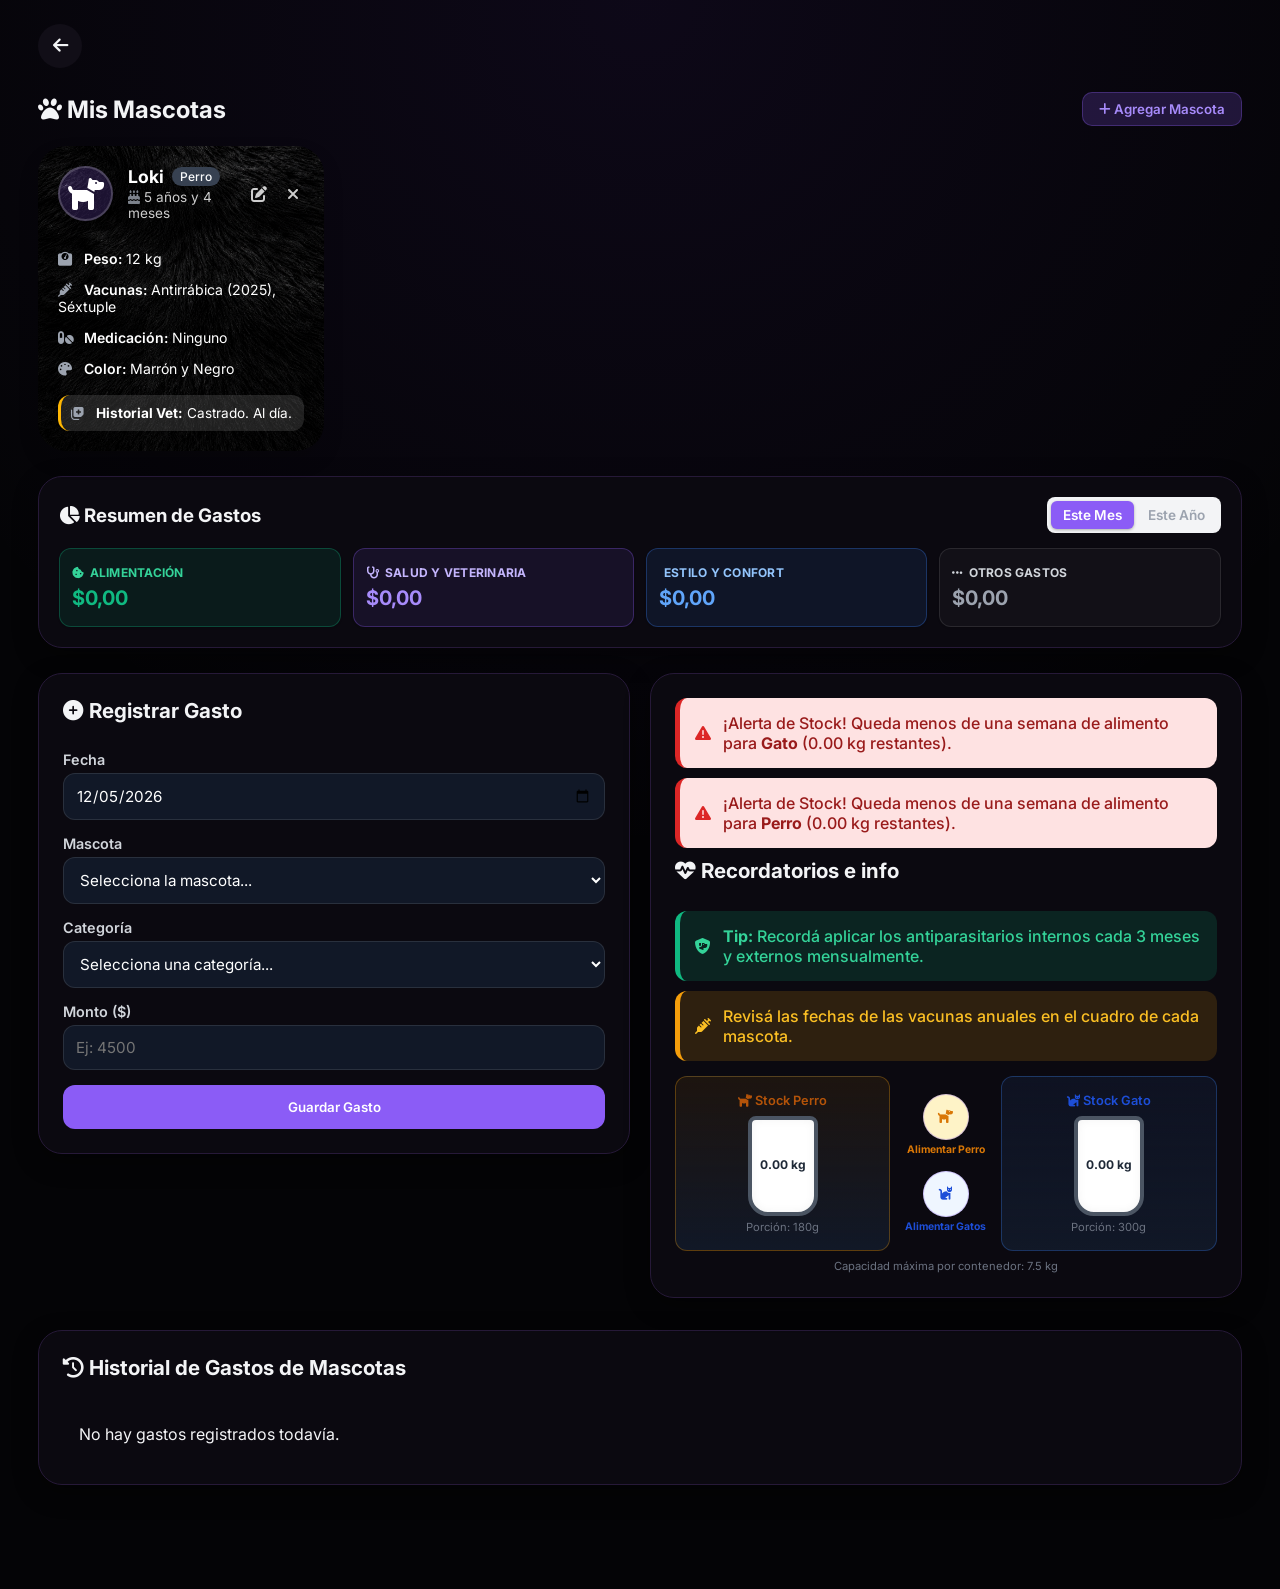
<file: mascotas.html>
<!DOCTYPE html>
<html lang="es">
<head>
    <meta charset="UTF-8">
    <meta name="viewport" content="width=device-width, initial-scale=1.0">
    <title>Mis Mascotas</title>
    <link rel="icon" type="image/png" href="logo2.png">
    <link href="https://fonts.googleapis.com/css2?family=Inter:wght=400;500;600;700&display=swap" rel="stylesheet">
    <link rel="stylesheet" href="https://cdnjs.cloudflare.com/ajax/libs/font-awesome/6.4.0/css/all.min.css">
    <link rel="stylesheet" href="styles.css">
    <link rel="stylesheet" href="mascotas.css">
    <style>
        /* Estilos específicos para los contenedores de comida visual */
        .food-widgets-container {
            display: flex;
            gap: 15px;
            justify-content: space-between;
            margin-top: 15px;
            width: 100%;
        }
        .food-container-widget {
            flex: 1;
            display: flex;
            flex-direction: column;
            align-items: center;
            justify-content: center;
            padding: 1rem;
            background: #f9fafb;
            border-radius: 12px;
            border: 1px dashed #e5e7eb;
        }
        .jar {
            position: relative;
            width: 70px;
            height: 100px;
            border: 4px solid #4b5563;
            border-radius: 8px 8px 20px 20px;
            overflow: hidden;
            background: #fff;
            box-shadow: inset 0 0 10px rgba(0,0,0,0.05);
        }
        .jar::before {
            content: '';
            position: absolute;
            top: 0;
            left: 12px;
            width: 38px;
            height: 8px;
            background: #4b5563;
            border-radius: 4px 4px 0 0;
            margin-top: -10px;
        }
        .jar-fill {
            position: absolute;
            bottom: 0;
            left: 0;
            width: 100%;
            height: 0%; /* Se maneja con JS */
            transition: height 0.8s ease-in-out;
        }
        /* Colores temáticos para diferenciar los alimentos */
        .fill-dog { background: linear-gradient(to top, #d97706, #fbbf24); }
        .fill-cat { background: linear-gradient(to top, #2563eb, #60a5fa); }
        
        .jar-content {
            position: absolute;
            width: 100%;
            text-align: center;
            top: 40%;
            font-size: 0.75rem;
            font-weight: bold;
            color: #1f2937;
            z-index: 2;
            text-shadow: 0px 0px 4px rgba(255,255,255,0.8);
        }
        /* Clase auxiliar para ocultar elementos dinámicos */
        .hidden-dynamic {
            display: none !important;
        }
        /* Estilo para el botón de eliminar gasto */
        .btn-delete-gasto {
            background: none;
            border: none;
            color: #9CA3AF;
            cursor: pointer;
            padding: 8px;
            border-radius: 8px;
            transition: background 0.2s, color 0.2s;
            display: flex;
            align-items: center;
            justify-content: center;
        }
        .btn-delete-gasto:hover {
            background: #fee2e2;
            color: #dc2626;
        }
        .historial-item-right-actions {
            display: flex;
            align-items: center;
            justify-content: flex-end;
            gap: 16px;
        }
    </style>
</head>
<body>
    <div class="app-container">
           <div class="icon-circle purple-light" style="cursor:pointer; margin-bottom: 1.5rem;" onclick="window.location.href='index.html'" title="Volver al inicio">
               <i class="fas fa-arrow-left"></i>
             </div>
        <main>
            <!-- CONTENEDOR DE FICHAS DE MASCOTAS -->
            <div class="section-header">
                <h2><i class="fas fa-paw"></i> Mis Mascotas</h2>
                <button id="btn-nueva-mascota" class="btn-secondary-sm"><i class="fas fa-plus"></i> Agregar Mascota</button>
            </div>

            <!-- Formulario Oculto para Añadir/Editar Mascota -->
            <div id="modal-mascota" class="card perfil-edit-form hidden" style="margin-bottom: 20px;">
                <h3>Ficha de la Mascota</h3>
                <form id="form-perfil-mascota">
                    <div class="perfil-form-grid">
                        <div class="form-group">
                            <label>Nombre</label>
                            <input type="text" id="pet-nombre" required placeholder="Ej: Loki">
                        </div>
                        <div class="form-group">
                            <label>Especie</label>
                            <select id="pet-especie" required>
                                <option value="Perro">Perro</option>
                                <option value="Gato">Gato</option>
                                <option value="Otro">Otro</option>
                            </select>
                        </div>
                        <div class="form-group">
                            <label>Fecha de Nacimiento</label>
                            <input type="date" id="pet-nacimiento" required>
                        </div>
                        <div class="form-group">
                            <label>Peso (kg)</label>
                            <input type="number" step="0.1" id="pet-peso" placeholder="Ej: 8.5">
                        </div>
                        <div class="form-group">
                            <label>Foto de la Mascota</label>
                            <input type="file" id="pet-foto" accept="image/*" style="padding: 8px;">
                        </div>
                    </div>
                    
                    <div class="perfil-form-grid" style="margin-top: 10px;">
                        <div class="form-group">
                            <label>Vacunas Aplicadas</label>
                            <input type="text" id="pet-vacunas" placeholder="Ej: Antirrábica, Quíntuple">
                        </div>
                        <div class="form-group">
                            <label>Medicamentos Actuales</label>
                            <input type="text" id="pet-medicamentos" placeholder="Ej: Gotas ojos">
                        </div>
                        <div class="form-group">
                            <label>Color</label>
                            <input type="text" id="pet-color" placeholder="Ej: Blanco con manchas negras, Atigrado">
                        </div>
                    </div>

                    <div class="form-group" style="margin-top: 10px;">
                        <label>Historial Veterinario / Notas breves</label>
                        <textarea id="pet-historial" rows="2" placeholder="Ej: Operación de castración en 2024. Control anual ok."></textarea>
                    </div>

                    <div class="perfil-form-actions" style="margin-top: 15px;">
                        <button type="submit" class="btn-save-perfil">Guardar Ficha</button>
                        <button type="button" id="btn-cancelar-mascota" class="btn-cancel-perfil">Cancelar</button>
                    </div>
                </form>
            </div>

            <!-- Grilla donde se renderizan las fichas médicas -->
            <div id="contenedor-fichas-mascotas" class="mascotas-fichas-grid">
                <!-- Se cargan dinámicamente -->
            </div>

            <!-- NUEVO: RESUMEN DE GASTOS ESTADÍSTICOS POR GRUPOS -->
            <div class="card stats-card" style="padding: 1.25rem; margin-bottom: 25px;">
                <div class="stats-header" style="display: flex; justify-content: space-between; align-items: center; margin-bottom: 15px;">
                    <h3><i class="fas fa-chart-pie"></i> Resumen de Gastos</h3>
                    <div class="stats-toggle" style="background: #f3f4f6; padding: 4px; border-radius: 8px; display: flex; gap: 2px;">
                        <button id="btn-stats-mes" class="btn-toggle active" onclick="cambiarPeriodoStats('mes')">Este Mes</button>
                        <button id="btn-stats-anio" class="btn-toggle" onclick="cambiarPeriodoStats('anio')">Este Año</button>
                    </div>
                </div>
                <div class="stats-grid">
                    <div class="stat-box box-alimentacion">
                        <span class="stat-label"><i class="fas fa-cookie-bite"></i> Alimentación</span>
                        <span class="stat-monto" id="stat-alimentacion-monto">$0,00</span>
                    </div>
                    <div class="stat-box box-salud">
                        <span class="stat-label"><i class="fas fa-stethoscope"></i> Salud y Veterinaria</span>
                        <span class="stat-monto" id="stat-salid-monto">$0,00</span>
                    </div>
                    <div class="stat-box box-estilo">
                        <span class="stat-label"><i class="fas fa-sparkles"></i> Estilo y Confort</span>
                        <span class="stat-monto" id="stat-estilo-monto">$0,00</span>
                    </div>
                    <div class="stat-box box-otros">
                        <span class="stat-label"><i class="fas fa-ellipsis-h"></i> Otros Gastos</span>
                        <span class="stat-monto" id="stat-otros-monto">$0,00</span>
                    </div>
                </div>
            </div>

            <div class="auto-grid" style="margin-top: 20px;">
                <!-- Formulario de Registro de Gastos -->
                <div class="card" style="padding: 1.5rem;">
                    <div class="widget-header"><h3><i class="fas fa-plus-circle"></i> Registrar Gasto</h3></div>
                    <form id="form-gasto-mascota" class="simple-form">
                        <div class="form-group">
                            <label>Fecha</label>
                            <input type="date" id="gasto-fecha" required>
                        </div>
                        <div class="form-group">
                            <label>Mascota</label>
                            <select id="gasto-mascota-select" required>
                                <option value="" disabled selected>Selecciona la mascota...</option>
                                <option value="Todas">Todas / General</option>
                            </select>
                        </div>
                        <div class="form-group">
                            <label>Categoría</label>
                            <select id="gasto-categoria" required>
                                <option value="" disabled selected>Selecciona una categoría...</option>
                                <optgroup label="Alimentación">
                                    <option value="Alimento">Alimento</option>
                                    <option value="Arena sanitaria">Arena sanitaria</option>
                                </optgroup>
                                <optgroup label="Salud y Veterinaria">
                                    <option value="Veterinario">Veterinario</option>
                                    <option value="Vacunas">Vacunas</option>
                                    <option value="Antiparasitarios">Antiparasitarios</option>
                                    <option value="Medicamentos">Medicamentos</option>
                                    <option value="Emergencias">Emergencias</option>
                                </optgroup>
                                <optgroup label="Estilo y Confort">
                                    <option value="Juguetes">Juguetes</option>
                                    <option value="Accesorios">Accesorios</option>
                                    <option value="Peluquería">Peluquería</option>
                                </optgroup>
                                <optgroup label="Otros">
                                    <option value="Adopciones">Adopciones</option>
                                    <option value="Otros">Otros</option>
                                </optgroup>
                            </select>
                        </div>
                        
                        <!-- OPCIONES DESPLEGABLES DINÁMICAS SÓLO PARA ALIMENTO -->
                        <div class="form-group hidden-dynamic" id="grupo-tipo-alimento">
                            <label style="color: #4f46e5; font-weight: 600;">Tipo de Alimento</label>
                            <select id="gasto-alimento-tipo">
                                <option value="Perro" selected>Alimento para Perro</option>
                                <option value="Gato">Alimento para Gato</option>
                            </select>
                        </div>

                        <div class="form-group hidden-dynamic" id="grupo-cantidad-alimento">
                            <label style="color: #d97706; font-weight: 600;">Cantidad Comprada (en kg)</label>
                            <input type="number" step="0.01" id="gasto-alimento-kg" placeholder="Ej: 7.5 o 3">
                        </div>

                        <div class="form-group">
                            <label>Monto ($)</label>
                            <input type="number" id="gasto-monto" placeholder="Ej: 4500" required>
                        </div>
                        <button type="submit" class="btn-primary">Guardar Gasto</button>
                    </form>
                </div>

                <!-- Resumen Breve o Alertas de Salud -->
                <div class="card" style="padding: 1.5rem;">
                    <div class="widget-header"><h3><i class="fas fa-heartbeat"></i> Recordatorios e info</h3></div>
                    <div class="alert-item alert-green">
                        <i class="fas fa-shield-dog"></i>
                        <span><strong>Tip:</strong> Recordá aplicar los antiparasitarios internos cada 3 meses y externos mensualmente.</span>
                    </div>
                    <div class="alert-item alert-yellow">
                        <i class="fas fa-syringe"></i>
                        <span>Revisá las fechas de las vacunas anuales en el cuadro de cada mascota.</span>
                    </div>

                    <!-- CONTENEDORES DE COMIDA VISUAL (DOBLE TACHO) -->
                    <div class="food-widgets-container" style="align-items: center;">
                        <div class="food-container-widget">
                            <span style="font-size: 0.8rem; font-weight: 600; margin-bottom: 8px; color: #b45309;"><i class="fas fa-dog"></i> Stock Perro</span>
                            <div class="jar">
                                <div class="jar-content" id="jar-dog-label">0 kg</div>
                                <div class="jar-fill fill-dog" id="jar-dog-fill-bar"></div>
                            </div>
                            <span style="font-size: 0.7rem; color: #6b7280; margin-top: 4px;">Porción: 180g</span>
                        </div>

                        <div style="display: flex; flex-direction: column; align-items: center; justify-content: center; gap: 15px;">
                            <div style="display: flex; flex-direction: column; align-items: center;">
                                <button id="btn-alimentar-perro" type="button" class="btn-secondary-sm" style="padding: 12px; border-radius: 50%; width: 46px; height: 46px; display: flex; align-items: center; justify-content: center; background-color: #FEF3C7; color: #D97706;" title="Alimentar Perro">
                                    <i class="fas fa-dog"></i>
                                </button>
                                <span style="font-size: 0.65rem; font-weight: bold; color: #D97706; margin-top: 3px;">Alimentar Perro</span>
                            </div>

                            <div style="display: flex; flex-direction: column; align-items: center;">
                                <button id="btn-alimentar-gato" type="button" class="btn-secondary-sm" style="padding: 12px; border-radius: 50%; width: 46px; height: 46px; display: flex; align-items: center; justify-content: center; background-color: #EFF6FF; color: #1D4ED8;" title="Alimentar Gatos">
                                    <i class="fas fa-cat"></i>
                                </button>
                                <span style="font-size: 0.65rem; font-weight: bold; color: #1D4ED8; margin-top: 3px;">Alimentar Gatos</span>
                            </div>
                        </div>

                        <div class="food-container-widget">
                            <span style="font-size: 0.8rem; font-weight: 600; margin-bottom: 8px; color: #1d4ed8;"><i class="fas fa-cat"></i> Stock Gato</span>
                            <div class="jar">
                                <div class="jar-content" id="jar-cat-label">0 kg</div>
                                <div class="jar-fill fill-cat" id="jar-cat-fill-bar"></div>
                            </div>
                            <span style="font-size: 0.7rem; color: #6b7280; margin-top: 4px;">Porción: 300g</span>
                        </div>
                    </div>
                    <p style="font-size: 0.7rem; color: #6b7280; text-align: center; margin-top: 8px;">Capacidad máxima por contenedor: 7.5 kg</p>
                </div>
            </div>

            <!-- Historial de Registros de Mascotas -->
            <div class="card historial-card">
                <div class="widget-header">
                    <h3><i class="fas fa-history"></i> Historial de Gastos de Mascotas</h3>
                </div>
                <div class="historial-lista" id="historial-gastos-mascotas">
                    <p class="text-muted text-center" style="padding: 1rem;">No hay gastos registrados todavía.</p>
                </div>
            </div>
        </main>
    </div>

    <script>
    let mascotas = JSON.parse(localStorage.getItem('perfiles_mascotas')) || [
        {
            id: 1,
            nombre: "Loki",
            especie: "Perro",
            nacimiento: "2021-07-15", 
            peso: "12",
            foto: null,
            vacunas: "Antirrábica (2025), Séxtuple",
            medicamentos: "Ninguno",
            color: "Marrón y Negro",
            historial: "Castrado. Al día."
        }
    ];

    let listaGastosGlobal = JSON.parse(localStorage.getItem('gastos_mascotas_datos')) || [];
    let editandoId = null; 
    let periodoActualStats = 'mes'; // Control de tiempo para los bloques estadísticos

    const historialGastos = document.getElementById('historial-gastos-mascotas');

    // MAPAS DE CONFIGURACIÓN VISUAL (ÍCONOS Y COLORES POR GRUPO)
    const iconosCategorias = {
        'Alimento': 'fas fa-cookie-bite', 'Arena sanitaria': 'fas fa-box',
        'Veterinario': 'fas fa-stethoscope', 'Vacunas': 'fas fa-syringe', 'Antiparasitarios': 'fas fa-shield-dog', 'Medicamentos': 'fas fa-pills', 'Emergencias': 'fas fa-ambulance',
        'Juguetes': 'fas fa-bone', 'Accesorios': 'fas fa-rebel', 'Peluquería': 'fas fa-cut',
        'Adopciones': 'fas fa-heart', 'Otros': 'fas fa-ellipsis-h'
    };

    const coloresCategorias = {
        'Alimento': 'cat-green', 'Arena sanitaria': 'cat-green',
        'Veterinario': 'cat-purple', 'Vacunas': 'cat-purple', 'Antiparasitarios': 'cat-purple', 'Medicamentos': 'cat-purple', 'Emergencias': 'cat-purple',
        'Juguetes': 'cat-blue', 'Accesorios': 'cat-blue', 'Peluquería': 'cat-blue',
        'Adopciones': 'cat-gray', 'Otros': 'cat-gray'
    };

    document.addEventListener('DOMContentLoaded', () => {
        renderizarFichas();
        actualizarSelectMascotas();
        actualizarRecordatoriosCumpleanos();
        renderizarHistorialExistente();
        actualizarContenedorComida();
        verificarStockAlimentoAlerta();
        
        document.getElementById('gasto-fecha').value = new Date().toISOString().split('T')[0];
    });

    const btnNuevaMascota = document.getElementById('btn-nueva-mascota');
    const btnCancelarMascota = document.getElementById('btn-cancelar-mascota');
    const modalMascota = document.getElementById('modal-mascota');
    const formMascota = document.getElementById('form-perfil-mascota');

    btnNuevaMascota.addEventListener('click', () => {
        editandoId = null; 
        formMascota.reset();
        document.getElementById('pet-foto').value = '';
        modalMascota.querySelector('h3').textContent = "Nueva Ficha de Mascota";
        modalMascota.classList.remove('hidden');
    });

    btnCancelarMascota.addEventListener('click', () => {
        modalMascota.classList.add('hidden');
        editandoId = null;
    });

    formMascota.addEventListener('submit', (e) => {
        e.preventDefault();
        const fotoInput = document.getElementById('pet-foto');
        const archivo = fotoInput.files[0];

        const guardarDatos = (fotoBase64 = null) => {
            let fotoFinal = fotoBase64;
            if (editandoId && !fotoFinal) {
                const petExistente = mascotas.find(p => p.id === editandoId);
                if (petExistente) fotoFinal = petExistente.foto;
            }

            const datosMascota = {
                id: editandoId ? editandoId : Date.now(),
                nombre: document.getElementById('pet-nombre').value,
                especie: document.getElementById('pet-especie').value,
                nacimiento: document.getElementById('pet-nacimiento').value,
                peso: document.getElementById('pet-peso').value,
                foto: fotoFinal,
                vacunas: document.getElementById('pet-vacunas').value || 'Ninguna',
                medicamentos: document.getElementById('pet-medicamentos').value || 'Ninguno',
                color: document.getElementById('pet-color').value || 'No especificado',
                historial: document.getElementById('pet-historial').value || 'Sin notas'
            };

            if (editandoId) {
                mascotas = mascotas.map(pet => pet.id === editandoId ? datosMascota : pet);
            } else {
                mascotas.push(datosMascota);
            }

            localStorage.setItem('perfiles_mascotas', JSON.stringify(mascotas));
            modalMascota.classList.add('hidden');
            editandoId = null;
            
            renderizarFichas();
            actualizarSelectMascotas();
            actualizarRecordatoriosCumpleanos();
        };

        if (archivo) {
            const lector = new FileReader();
            lector.onloadend = () => { guardarDatos(lector.result); };
            lector.readAsDataURL(archivo);
        } else {
            guardarDatos();
        }
    });

    function calcularEdad(fechaNac) {
        if (!fechaNac) return '-';
        const hoy = new Date();
        const cumple = new Date(fechaNac);
        let años = hoy.getFullYear() - cumple.getFullYear();
        let meses = hoy.getMonth() - cumple.getMonth();
        if (meses < 0 || (meses === 0 && hoy.getDate() < cumple.getDate())) {
            años--;
            meses += 12;
        }
        if (hoy.getDate() < cumple.getDate()) {
            meses--;
            if (meses < 0) { meses = 11; años--; }
        }
        let textoAños = años === 1 ? '1 año' : `${años} años`;
        let textoMeses = meses === 1 ? '1 mes' : `${meses} meses`;
        return `${textoAños} y ${textoMeses}`;
    }

    function actualizarRecordatoriosCumpleanos() {
        const contenedorAlertas = document.querySelector('.card .alert-yellow').parentElement;
        const viejosCumples = contenedorAlertas.querySelectorAll('.alert-cumple');
        viejosCumples.forEach(el => el.remove());

        if (mascotas.length === 0) return;
        const hoy = new Date();

        mascotas.forEach(pet => {
            if (!pet.nacimiento) return;
            const nac = new Date(pet.nacimiento);
            const proximoCumple = new Date(hoy.getFullYear(), nac.getMonth(), nac.getDate());
            if (hoy > proximoCumple) proximoCumple.setFullYear(hoy.getFullYear() + 1);

            const diferenciaTiempo = proximoCumple.getTime() - hoy.getTime();
            const diasRestantes = Math.ceil(diferenciaTiempo / (1000 * 60 * 60 * 24));

            if (diasRestantes <= 30) {
                const alertaCumple = document.createElement('div');
                alertaCumple.className = 'alert-item alert-yellow alert-cumple';
                alertaCumple.style.borderLeft = '5px solid #F59E0B';
                alertaCumple.innerHTML = `
                    <i class="fas fa-cake-candles" style="color: #D97706;"></i>
                    <span>¡Se acerca el cumple de <strong>${pet.nombre}</strong>! Cumple años el ${nac.getDate()}/${nac.getMonth()+1} (Faltan ${diasRestantes} días).</span>
                `;
                contenedorAlertas.insertBefore(alertaCumple, contenedorAlertas.firstChild);
            }
        });
    }

    function renderizarFichas() {
        const contenedor = document.getElementById('contenedor-fichas-mascotas');
        if(mascotas.length === 0) {
            contenedor.innerHTML = `<p class="text-muted">No tenés mascotas registradas. Agrega una para empezar.</p>`;
            return;
        }

        contenedor.innerHTML = mascotas.map(pet => {
            const icon = pet.especie === 'Gato' ? 'fa-cat' : 'fa-dog';
            const avatarHTML = pet.foto 
                ? `<img src="${pet.foto}" alt="${pet.nombre}" style="width: 100%; height: 100%; object-fit: cover; border-radius: 50%;">`
                : `<i class="fas ${icon} fa-2x" style="color: var(--purple-main)"></i>`;

            // --- SELECCIÓN DE IMAGEN DE PELAJE LOCAL ---
            const colorTexto = (pet.color || '').toLowerCase();
            let fondoImagen = '';
            let textStyles = 'color: #111827;'; // Por defecto texto oscuro
            let iconColor = 'color: #4B5563;';
            let badgeStyles = 'background-color: #E5E7EB; color: #1F2937;';
            let historialStyles = 'background-color: rgba(0, 0, 0, 0.05); border-left: 3px solid var(--purple-main); color: #111827;';

            if (colorTexto.includes('negro') || colorTexto.includes('oscuro')) {
                fondoImagen = "url('negro.png')";
                textStyles = 'color: #ffffff;'; // Texto blanco para que resalte
                iconColor = 'color: #9CA3AF;';
                badgeStyles = 'background-color: #374151; color: #f9fafb;';
                historialStyles = 'background-color: rgba(255, 255, 255, 0.12); border-left: 3px solid #ffb703; color: #ffffff;';
            } else if (colorTexto.includes('blanco') || colorTexto.includes('claro') || colorTexto.includes('crema')) {
                fondoImagen = "url('blanco.png')";
                textStyles = 'color: #111827;';
                iconColor = 'color: #6B7280;';
                badgeStyles = 'background-color: #E5E7EB; color: #111827;';
                historialStyles = 'background-color: rgba(0, 0, 0, 0.06); border-left: 3px solid var(--purple-main); color: #111827;';
            } else if (colorTexto.includes('tricolor') || colorTexto.includes('manchas') || colorTexto.includes('atigrado') || colorTexto.includes('marron') || colorTexto.includes('marrón')) {
                fondoImagen = "url('tricolor.png')";
                textStyles = 'color: #ffffff;'; // Generalmente los fondos tricolores/marrones oscuros van mejor con blanco
                iconColor = 'color: #E5E7EB;';
                badgeStyles = 'background-color: rgba(0,0,0,0.3); color: #ffffff;';
                historialStyles = 'background-color: rgba(255, 255, 255, 0.15); border-left: 3px solid #f59e0b; color: #ffffff;';
            } else {
                // Caso por si escriben otro color, usamos el blanco de respaldo para que no quede vacío
                fondoImagen = "url('blanco.png')";
            }

            // Estilos CSS de la tarjeta usando la imagen de fondo con bordes redondeados pulidos
            let cardFurStyle = `
                background-image: ${fondoImagen};
                background-size: cover;
                background-position: center;
                border-radius: 28px;
                box-shadow: 0 10px 20px rgba(0,0,0,0.15);
                border: none;
                transition: transform 0.3s ease;
            `;

            return `
                <div class="card pet-card" style="${cardFurStyle} ${textStyles}">
                    <div class="pet-card-top">
                        <div class="pet-avatar-container" style="overflow: hidden; display: flex; align-items: center; justify-content: center; border: 2px solid rgba(255,255,255,0.2);">
                            ${avatarHTML}
                        </div>
                        <div class="pet-info-header">
                            <h4 style="${textStyles} margin: 0; font-weight: 700;">${pet.nombre} <span class="badge-species" style="${badgeStyles}">${pet.especie}</span></h4>
                            <p style="opacity: 0.8; margin: 2px 0 0 0; ${textStyles} font-size: 0.85rem;"><i class="fas fa-birthday-cake" style="${iconColor}"></i> ${calcularEdad(pet.nacimiento)}</p>
                        </div>
                        <div class="pet-card-actions">
                            <button onclick="editarMascota(${pet.id})" class="edit-pet-btn" title="Editar Ficha" style="${textStyles} opacity: 0.8;"><i class="fas fa-edit"></i></button>
                            <button onclick="eliminarMascota(${pet.id})" class="delete-pet-btn" title="Eliminar Ficha" style="${textStyles} opacity: 0.8;"><i class="fas fa-times"></i></button>
                        </div>
                    </div>
                    <hr class="divider" style="background: rgba(255,255,255,0.15); margin: 12px 0; border: 0; height: 1px;">
                    <div class="pet-card-details">
                        <p style="${textStyles} margin: 4px 0;"><strong style="font-weight: 600;"><i class="fas fa-weight" style="${iconColor}"></i> Peso:</strong> ${pet.peso || '-'} kg</p>
                        <p style="${textStyles} margin: 4px 0;"><strong style="font-weight: 600;"><i class="fas fa-syringe" style="${iconColor}"></i> Vacunas:</strong> ${pet.vacunas}</p>
                        <p style="${textStyles} margin: 4px 0;"><strong style="font-weight: 600;"><i class="fas fa-pills" style="${iconColor}"></i> Medicación:</strong> ${pet.medicamentos}</p>
                        <p style="${textStyles} margin: 4px 0;"><strong style="font-weight: 600;"><i class="fas fa-palette" style="${iconColor}"></i> Color:</strong> <span>${pet.color || 'No especificado'}</span></p>
                        <p class="pet-historial-text" style="${historialStyles} margin-top: 8px; padding: 10px; border-radius: 12px;"><strong><i class="fas fa-notes-medical"></i> Historial Vet:</strong> ${pet.historial}</p>
                    </div>
                </div>
            `;
        }).join('');
    }
    
    function editarMascota(id) {
        const pet = mascotas.find(p => p.id === id);
        if (!pet) return;
        editandoId = id;
        document.getElementById('pet-nombre').value = pet.nombre;
        document.getElementById('pet-especie').value = pet.especie;
        document.getElementById('pet-nacimiento').value = pet.nacimiento;
        document.getElementById('pet-peso').value = pet.peso;
        document.getElementById('pet-vacunas').value = pet.vacunas === 'Ninguna' ? '' : pet.vacunas;
        document.getElementById('pet-medicamentos').value = pet.medicamentos === 'Ninguno' ? '' : pet.medicamentos;
        document.getElementById('pet-color').value = pet.color === 'No especificado' ? '' : (pet.color || '');
        document.getElementById('pet-historial').value = pet.historial === 'Sin notas' ? '' : pet.historial;
        document.getElementById('pet-foto').value = '';
        modalMascota.querySelector('h3').textContent = `Editar Ficha de ${pet.nombre}`;
        modalMascota.classList.remove('hidden');
        window.scrollTo({ top: 0, behavior: 'smooth' });
    }

    function eliminarMascota(id) {
        if(confirm("¿Estás seguro de eliminar esta mascota y toda su ficha clínica?")) {
            mascotas = mascotas.filter(p => p.id !== id);
            localStorage.setItem('perfiles_mascotas', JSON.stringify(mascotas));
            renderizarFichas();
            actualizarSelectMascotas();
            actualizarRecordatoriosCumpleanos();
        }
    }

    function actualizarSelectMascotas() {
        const select = document.getElementById('gasto-mascota-select');
        select.innerHTML = '<option value="" disabled selected>Selecciona la mascota...</option><option value="Todas">Todas / General</option>';
        mascotas.forEach(pet => {
            const opt = document.createElement('option');
            opt.value = pet.nombre;
            opt.textContent = pet.nombre;
            select.appendChild(opt);
        });
    }

    // --- LÓGICA CALCULADORA ESTADÍSTICA (MES / AÑO) ---
    function cambiarPeriodoStats(periodo) {
        periodoActualStats = periodo;
        document.getElementById('btn-stats-mes').classList.toggle('active', periodo === 'mes');
        document.getElementById('btn-stats-anio').classList.toggle('active', periodo === 'anio');
        calcularEstadisticasMascotas();
    }

    function calcularEstadisticasMascotas() {
        const hoy = new Date();
        const mesActual = hoy.getMonth();
        const anioActual = hoy.getFullYear();

        const gastosFiltrados = listaGastosGlobal.filter(g => {
            // Conversión de formato "DD/MM/YYYY" a objeto Date de forma segura
            const partes = g.fecha.split('/');
            const fechaGasto = new Date(partes[2], partes[1] - 1, partes[0]);
            
            if (periodoActualStats === 'mes') {
                return fechaGasto.getMonth() === mesActual && fechaGasto.getFullYear() === anioActual;
            } else {
                return fechaGasto.getFullYear() === anioActual;
            }
        });

        let alimentacion = 0;
        let salud = 0;
        let estilo = 0;
        let otros = 0;

        gastosFiltrados.forEach(g => {
            const grupoColor = coloresCategorias[g.categoria] || 'cat-gray';
            if (grupoColor === 'cat-green') alimentacion += g.monto;
            else if (grupoColor === 'cat-purple') salud += g.monto;
            else if (grupoColor === 'cat-blue') estilo += g.monto;
            else otros += g.monto;
        });

        const formato = { minimumFractionDigits: 2 };
        document.getElementById('stat-alimentacion-monto').textContent = `$${alimentacion.toLocaleString('es-AR', formato)}`;
        document.getElementById('stat-salid-monto').textContent = `$${salud.toLocaleString('es-AR', formato)}`;
        document.getElementById('stat-estilo-monto').textContent = `$${estilo.toLocaleString('es-AR', formato)}`;
        document.getElementById('stat-otros-monto').textContent = `$${otros.toLocaleString('es-AR', formato)}`;
    }


    // --- LOGICA DE GASTOS Y CONTENEDORES INDEPENDIENTES ---
    const selectCategoria = document.getElementById('gasto-categoria');
    const grupoTipoAlimento = document.getElementById('grupo-tipo-alimento');
    const grupoCantidadAlimento = document.getElementById('grupo-cantidad-alimento');
    const selectAlimentoTipo = document.getElementById('gasto-alimento-tipo');
    const inputAlimentoKg = document.getElementById('gasto-alimento-kg');

    selectCategoria.addEventListener('change', () => {
        if (selectCategoria.value === 'Alimento') {
            grupoCantidadAlimento.classList.remove('hidden-dynamic');
            grupoTipoAlimento.classList.remove('hidden-dynamic');
            inputAlimentoKg.setAttribute('required', 'true');
        } else {
            grupoCantidadAlimento.classList.add('hidden-dynamic');
            grupoTipoAlimento.classList.add('hidden-dynamic');
            inputAlimentoKg.removeAttribute('required');
            inputAlimentoKg.value = ''; 
        }
    });
    
    function actualizarContenedorComida() {
        const MAX_KILOS = 7.5; 
        
        // Suma tanto las compras (positivos) como las alimentaciones (negativos)
        let kgPerro = listaGastosGlobal
            .filter(g => g.categoria === 'Alimento' && g.tipoAlimento === 'Perro' && g.kilosAlimento !== undefined && g.kilosAlimento !== null)
            .reduce((acc, current) => acc + parseFloat(current.kilosAlimento), 0);

        let kgGato = listaGastosGlobal
            .filter(g => g.categoria === 'Alimento' && g.tipoAlimento === 'Gato' && g.kilosAlimento !== undefined && g.kilosAlimento !== null)
            .reduce((acc, current) => acc + parseFloat(current.kilosAlimento), 0);

        // Validaciones para que las barras no se rompan visualmente si baja de 0 o supera el máximo
        if (kgPerro < 0) kgPerro = 0; if (kgPerro > MAX_KILOS) kgPerro = MAX_KILOS;
        if (kgGato < 0) kgGato = 0; if (kgGato > MAX_KILOS) kgGato = MAX_KILOS;

        const pctPerro = (kgPerro / MAX_KILOS) * 100;
        const pctGato = (kgGato / MAX_KILOS) * 100;

        document.getElementById('jar-dog-fill-bar').style.height = `${pctPerro}%`;
        document.getElementById('jar-dog-label').textContent = `${kgPerro.toFixed(2)} kg`;

        document.getElementById('jar-cat-fill-bar').style.height = `${pctGato}%`;
        document.getElementById('jar-cat-label').textContent = `${kgGato.toFixed(2)} kg`;
    }

    function renderizarHistorialExistente() {
        if (listaGastosGlobal.length === 0) {
            historialGastos.innerHTML = `<p class="text-muted text-center" style="padding: 1rem;">No hay gastos registrados todavía.</p>`;
            calcularEstadisticasMascotas();
            return;
        }
        historialGastos.innerHTML = listaGastosGlobal.map(g => {
            const infoAlimento = g.kilosAlimento ? ` (${g.tipoAlimento}: ${g.kilosAlimento} kg)` : '';
            const claseColor = coloresCategorias[g.categoria] || 'cat-gray';
            const claseIcono = iconosCategorias[g.categoria] || 'fas fa-paw';

            return `
                <div class="historial-item ${claseColor}">
                    <div class="historial-item-left">
                        <div class="historial-icon-wrapper"><i class="${claseIcono}"></i></div>
                        <div class="historial-item-info">
                            <span class="historial-item-cat">${g.categoria}${infoAlimento}</span>
                            <div class="historial-meta-row">
                                <span class="badge-pet-name"><i class="fas fa-tag"></i> ${g.mascota}</span>
                                <span class="historial-item-date"><i class="far fa-calendar-alt"></i> ${g.fecha}</span>
                            </div>
                        </div>
                    </div>
                    <div class="historial-item-right-actions">
                        <strong class="monto-valor">$${g.monto.toLocaleString('es-AR', { minimumFractionDigits: 2 })}</strong>
                        <button onclick="eliminarGasto(${g.id})" class="btn-delete-gasto" title="Eliminar Gasto">
                            <i class="fas fa-trash-alt"></i>
                        </button>
                    </div>
                </div>
            `;
        }).join('');

        calcularEstadisticasMascotas(); // Refrescar los bloques numéricos superiores
    }

    function eliminarGasto(idGasto) {
        if (confirm("¿Estás seguro de que querés borrar este registro de gasto?")) {
            listaGastosGlobal = listaGastosGlobal.filter(g => g.id !== idGasto);
            localStorage.setItem('gastos_mascotas_datos', JSON.stringify(listaGastosGlobal));
            renderizarHistorialExistente();
            actualizarContenedorComida();
            verificarStockAlimentoAlerta();
        }
    }
    
    document.getElementById('form-gasto-mascota').addEventListener('submit', (e) => {
        e.preventDefault();
        
        const fechaFormato = document.getElementById('gasto-fecha').value.split('-').reverse().join('/');
        const mascota = document.getElementById('gasto-mascota-select').value;
        const category = selectCategoria.value;
        const monto = parseFloat(document.getElementById('gasto-monto').value);
        
        const kilos = inputAlimentoKg.value ? parseFloat(inputAlimentoKg.value) : null;
        const tipoAlimento = category === 'Alimento' ? selectAlimentoTipo.value : null;

        const nuevoGasto = {
            id: Date.now(),
            fecha: fechaFormato,
            mascota: mascota,
            categoria: category,
            monto: monto,
            kilosAlimento: kilos,
            tipoAlimento: tipoAlimento
        };

        listaGastosGlobal.unshift(nuevoGasto);
        localStorage.setItem('gastos_mascotas_datos', JSON.stringify(listaGastosGlobal));

        renderizarHistorialExistente();
        actualizarContenedorComida();
        verificarStockAlimentoAlerta();

        document.getElementById('form-gasto-mascota').reset();
        grupoCantidadAlimento.classList.add('hidden-dynamic');
        grupoTipoAlimento.classList.add('hidden-dynamic');
        inputAlimentoKg.removeAttribute('required');
        document.getElementById('gasto-fecha').value = new Date().toISOString().split('T')[0];
    });
    // --- LÓGICA DE REDUCCIÓN DE STOCK POR MASCOTA INDEPENDIENTE ---

        // Evento para alimentar al Perro
        document.getElementById('btn-alimentar-perro').addEventListener('click', () => {
            let kgPerroActual = listaGastosGlobal
                .filter(g => g.categoria === 'Alimento' && g.tipoAlimento === 'Perro' && g.kilosAlimento)
                .reduce((acc, current) => acc + parseFloat(current.kilosAlimento), 0);

            const consumoPerro = 0.18; // 180g

            if (kgPerroActual < consumoPerro) {
                alert("¡No hay suficiente alimento en el contenedor de Perro!");
                return;
            }

            if (confirm(`¿Querés alimentar al perro? Se descontarán 180g de stock.`)) {
                const fechaHoy = new Date().toISOString().split('T')[0].split('-').reverse().join('/');
                
                listaGastosGlobal.unshift({
                    id: Date.now(),
                    fecha: fechaHoy,
                    mascota: "Todas",
                    categoria: "Alimento",
                    monto: 0,
                    kilosAlimento: -consumoPerro, 
                    tipoAlimento: "Perro"
                });

                localStorage.setItem('gastos_mascotas_datos', JSON.stringify(listaGastosGlobal));
                renderizarHistorialExistente();
                actualizarContenedorComida();
                verificarStockAlimentoAlerta();
            }
        });

        // Evento para alimentar a los Gatos
        document.getElementById('btn-alimentar-gato').addEventListener('click', () => {
            let kgGatoActual = listaGastosGlobal
                .filter(g => g.categoria === 'Alimento' && g.tipoAlimento === 'Gato' && g.kilosAlimento)
                .reduce((acc, current) => acc + parseFloat(current.kilosAlimento), 0);

            const consumoGato = 0.30; // 300g

            if (kgGatoActual < consumoGato) {
                alert("¡No hay suficiente alimento en el contenedor de Gato!");
                return;
            }

            if (confirm(`¿Querés alimentar a los gatos? Se descontarán 300g de stock.`)) {
                const fechaHoy = new Date().toISOString().split('T')[0].split('-').reverse().join('/');
                
                listaGastosGlobal.unshift({
                    id: Date.now(),
                    fecha: fechaHoy,
                    mascota: "Todas",
                    categoria: "Alimento",
                    monto: 0,
                    kilosAlimento: -consumoGato, 
                    tipoAlimento: "Gato"
                });

                localStorage.setItem('gastos_mascotas_datos', JSON.stringify(listaGastosGlobal));
                renderizarHistorialExistente();
                actualizarContenedorComida();
                verificarStockAlimentoAlerta();
            }
        });
    function verificarStockAlimentoAlerta() {
        const contenedorAlertas = document.querySelector('.card .alert-yellow').parentElement;
        
        // Eliminamos alertas de alimento previas para que no se dupliquen al recargar
        const alertasAlimentoViejas = contenedorAlertas.querySelectorAll('.alert-alimento-stock');
        alertasAlimentoViejas.forEach(el => el.remove());

        // Calculamos el stock neto actual (igual que en actualizarContenedorComida)
        let kgPerro = listaGastosGlobal
            .filter(g => g.categoria === 'Alimento' && g.tipoAlimento === 'Perro' && g.kilosAlimento !== undefined && g.kilosAlimento !== null)
            .reduce((acc, current) => acc + parseFloat(current.kilosAlimento), 0);

        let kgGato = listaGastosGlobal
            .filter(g => g.categoria === 'Alimento' && g.tipoAlimento === 'Gato' && g.kilosAlimento !== undefined && g.kilosAlimento !== null)
            .reduce((acc, current) => acc + parseFloat(current.kilosAlimento), 0);

        // Umbrales para 7 días de alimento (Porción diaria * 7 días)
        const umbralPerro7Dias = 0.18 * 7; // 1.26 kg
        const umbralGato7Dias = 0.30 * 7;  // 2.10 kg

        // Si el stock de perro es bajo, añadimos la nueva alerta
        if (kgPerro <= umbralPerro7Dias) {
            const alertaAlimentoPerro = document.createElement('div');
            alertaAlimentoPerro.className = 'alert-item alert-yellow alert-alimento-stock';
            alertaAlimentoPerro.style.backgroundColor = '#FEE2E2'; // Fondo rojizo suave
            alertaAlimentoPerro.style.color = '#991B1B';           // Texto rojo oscuro
            alertaAlimentoPerro.style.borderLeft = '5px solid #DC2626'; // Borde rojo intenso
            alertaAlimentoPerro.innerHTML = `
                <i class="fas fa-exclamation-triangle" style="color: #DC2626;"></i>
                <span>¡Alerta de Stock! Queda menos de una semana de alimento para <strong>Perro</strong> (${kgPerro.toFixed(2)} kg restantes).</span>
            `;
            contenedorAlertas.insertBefore(alertaAlimentoPerro, contenedorAlertas.firstChild);
        }

        // Si el stock de gato es bajo, añadimos otra nueva alerta
        if (kgGato <= umbralGato7Dias) {
            const alertaAlimentoGato = document.createElement('div');
            alertaAlimentoGato.className = 'alert-item alert-yellow alert-alimento-stock';
            alertaAlimentoGato.style.backgroundColor = '#FEE2E2'; 
            alertaAlimentoGato.style.color = '#991B1B';           
            alertaAlimentoGato.style.borderLeft = '5px solid #DC2626'; 
            alertaAlimentoGato.innerHTML = `
                <i class="fas fa-exclamation-triangle" style="color: #DC2626;"></i>
                <span>¡Alerta de Stock! Queda menos de una semana de alimento para <strong>Gato</strong> (${kgGato.toFixed(2)} kg restantes).</span>
            `;
            contenedorAlertas.insertBefore(alertaAlimentoGato, contenedorAlertas.firstChild);
        }
    }
</script>
</body>
</html>
</file>
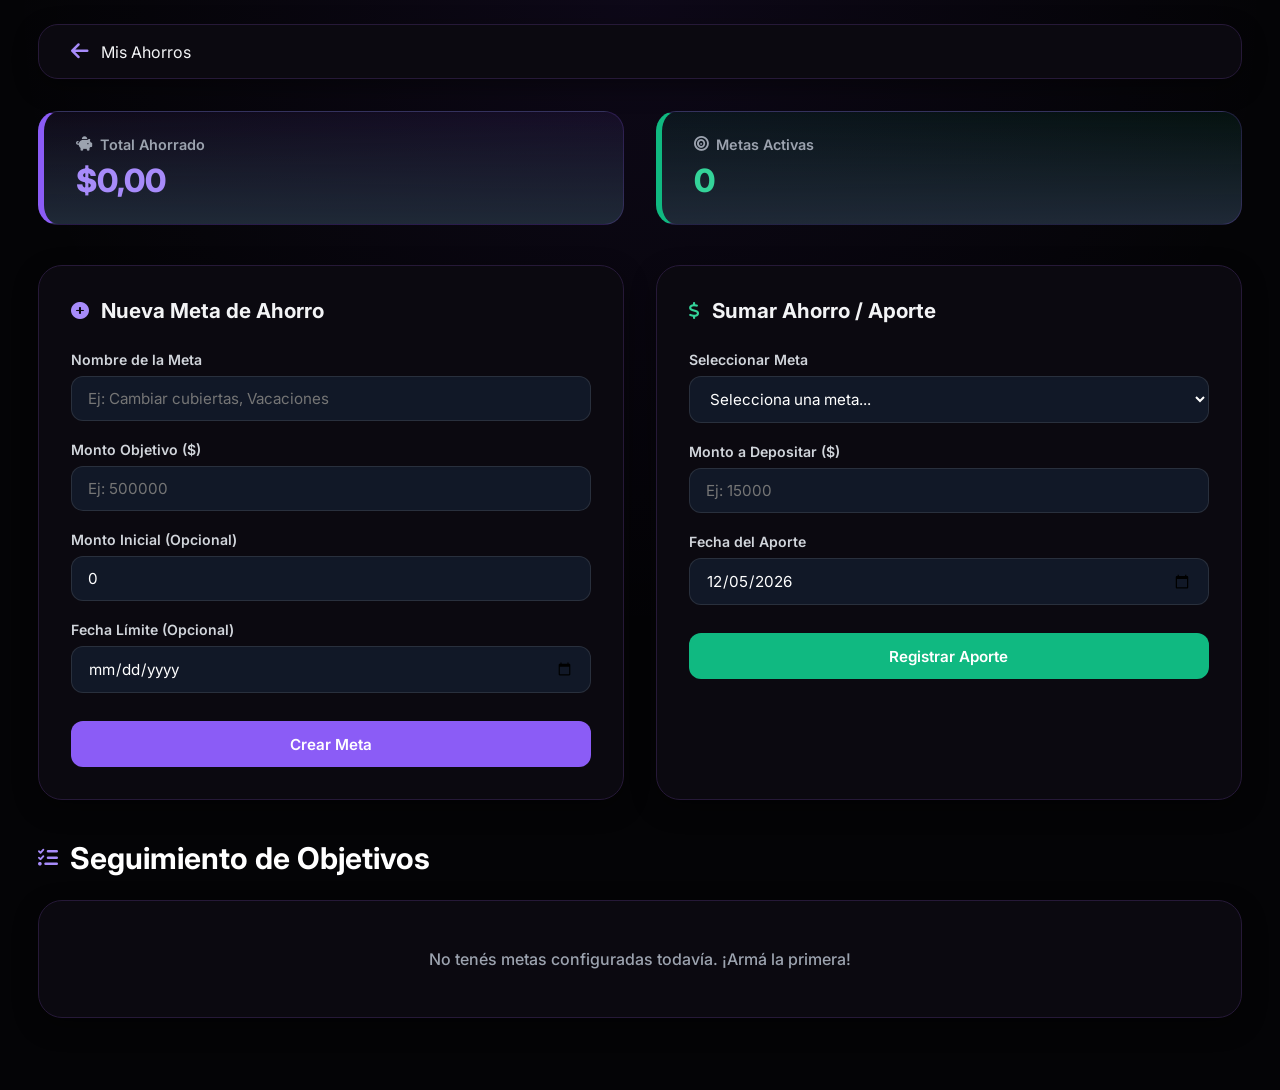
<file: metas.html>
<!DOCTYPE html>
<html lang="es">
<head>
    <meta charset="UTF-8">
    <meta name="viewport" content="width=device-width, initial-scale=1.0">
    <title>Mis Ahorros</title>
    <link rel="icon" type="image/png" href="logo2.png">
    <link href="https://fonts.googleapis.com/css2?family=Inter:wght=400;500;600;700&display=swap" rel="stylesheet">
    <link rel="stylesheet" href="https://cdnjs.cloudflare.com/ajax/libs/font-awesome/6.4.0/css/all.min.css">
    <link rel="stylesheet" href="styles.css">
    <link rel="stylesheet" href="metas.css">
</head>
<body>
    <div class="app-container">
        
        <header class="top-nav">
            <div class="logo">
                <i class="fas fa-arrow-left btn-back-arrow" style="cursor:pointer;" onclick="window.location.href='index.html'"></i>
                <span>Mis Ahorros</span>
            </div>
        </header>

        <main>
            <div class="stats-grid-metas">
                <div class="stat-box-meta box-total-ahorrado">
                    <span class="stat-label-meta"><i class="fas fa-piggy-bank"></i> Total Ahorrado</span>
                    <span class="stat-monto-meta" id="total-general-ahorrado">$0,00</span>
                </div>
                <div class="stat-box-meta box-metas-activas">
                    <span class="stat-label-meta"><i class="fas fa-bullseye"></i> Metas Activas</span>
                    <span class="stat-monto-meta" id="cantidad-metas-activas">0</span>
                </div>
            </div>

            <div class="metas-form-grid">
                
                <div class="card widget-card">
                    <div class="widget-header">
                        <i class="fas fa-plus-circle purple-text"></i> 
                        <h3>Nueva Meta de Ahorro</h3>
                    </div>
                    <form id="form-nueva-meta" class="meta-form">
                        <div class="form-field">
                            <label for="meta-nombre">Nombre de la Meta</label>
                            <input type="text" id="meta-nombre" placeholder="Ej: Cambiar cubiertas, Vacaciones" required>
                        </div>
                        <div class="form-field">
                            <label for="meta-objetivo">Monto Objetivo ($)</label>
                            <input type="number" id="meta-objetivo" placeholder="Ej: 500000" required>
                        </div>
                        <div class="form-field">
                            <label for="meta-inicial">Monto Inicial (Opcional)</label>
                            <input type="number" id="meta-inicial" placeholder="Ej: 20000" value="0">
                        </div>
                        <div class="form-field">
                            <label for="meta-fecha">Fecha Límite (Opcional)</label>
                            <input type="date" id="meta-fecha">
                        </div>
                        <button type="submit" class="btn-meta-submit btn-purple">Crear Meta</button>
                    </form>
                </div>

                <div class="card widget-card">
                    <div class="widget-header">
                        <i class="fas fa-dollar-sign green-text"></i> 
                        <h3>Sumar Ahorro / Aporte</h3>
                    </div>
                    <form id="form-aporte-meta" class="meta-form">
                        <div class="form-field">
                            <label for="aporte-meta-select">Seleccionar Meta</label>
                            <select id="aporte-meta-select" required>
                                <option value="" disabled selected>Selecciona una meta...</option>
                            </select>
                        </div>
                        <div class="form-field">
                            <label for="aporte-monto">Monto a Depositar ($)</label>
                            <input type="number" id="aporte-monto" placeholder="Ej: 15000" required>
                        </div>
                        <div class="form-field">
                            <label for="aporte-fecha">Fecha del Aporte</label>
                            <input type="date" id="aporte-fecha" required>
                        </div>
                        <button type="submit" class="btn-meta-submit btn-green">Registrar Aporte</button>
                    </form>
                </div>

            </div>

            <div class="section-title">
                <i class="fas fa-tasks purple-text"></i>
                <h2>Seguimiento de Objetivos</h2>
            </div>
            
            <div id="contenedor-tarjetas-metas" class="metas-progress-grid">
            </div>

        </main>
    </div>

    <script>
        let metas = JSON.parse(localStorage.getItem('metas_ahorro_datos')) || [];

        document.addEventListener('DOMContentLoaded', () => {
            document.getElementById('aporte-fecha').value = new Date().toISOString().split('T')[0];
            
            renderizarMetas();
            actualizarSelectMetas();
        });

        document.getElementById('form-nueva-meta').addEventListener('submit', (e) => {
            e.preventDefault();
            const nombre = document.getElementById('meta-nombre').value;
            const objetivo = parseFloat(document.getElementById('meta-objetivo').value);
            const inicial = parseFloat(document.getElementById('meta-inicial').value) || 0;
            
            const fechaInput = document.getElementById('meta-fecha').value;
            const fecha = fechaInput ? fechaInput.split('-').reverse().join('/') : 'Sin límite';

            const nuevaMeta = {
                id: Date.now(),
                nombre: nombre,
                objetivo: objetivo,
                actual: inicial,
                fechaLimite: fecha
            };

            metas.push(nuevaMeta);
            guardarEnStorage();
            document.getElementById('form-nueva-meta').reset();
        });

        document.getElementById('form-aporte-meta').addEventListener('submit', (e) => {
            e.preventDefault();
            const idMeta = parseFloat(document.getElementById('aporte-meta-select').value);
            const monto = parseFloat(document.getElementById('aporte-monto').value);

            metas = metas.map(m => {
                if(m.id === idMeta) {
                    return { ...m, actual: m.actual + monto };
                }
                return m;
            });

            guardarEnStorage();
            document.getElementById('form-aporte-meta').reset();
            document.getElementById('aporte-fecha').value = new Date().toISOString().split('T')[0];
        });

        function guardarEnStorage() {
            localStorage.setItem('metas_ahorro_datos', JSON.stringify(metas));
            renderizarMetas();
            actualizarSelectMetas();
        }

        function actualizarSelectMetas() {
            const select = document.getElementById('aporte-meta-select');
            select.innerHTML = '<option value="" disabled selected>Selecciona una meta...</option>';
            metas.forEach(m => {
                const opt = document.createElement('option');
                opt.value = m.id;
                opt.textContent = m.nombre;
                select.appendChild(opt);
            });
        }

        function eliminarMeta(id) {
            if(confirm("¿Seguro que querés eliminar esta meta de ahorro?")) {
                metas = metas.filter(m => m.id !== id);
                guardarEnStorage();
            }
        }

        function renderizarMetas() {
            const contenedor = document.getElementById('contenedor-tarjetas-metas');
            let totalAhorrado = 0;

            if(metas.length === 0) {
                contenedor.innerHTML = `<div class="card" style="grid-column: 1/-1; text-align: center; padding: 3rem; color: #9ca3af; font-weight: 500;">No tenés metas configuradas todavía. ¡Armá la primera!</div>`;
                document.getElementById('total-general-ahorrado').textContent = "$0,00";
                document.getElementById('cantidad-metas-activas').textContent = "0";
                return;
            }

            contenedor.innerHTML = metas.map(m => {
                totalAhorrado += m.actual;
                let porcentaje = Math.round((m.actual / m.objetivo) * 100);
                if (porcentaje > 100) porcentaje = 100;

                const formato = { minimumFractionDigits: 2 };
                const iconFecha = m.fechaLimite === 'Sin límite' ? '<i class="fas fa-infinity"></i>' : '<i class="far fa-calendar-alt"></i>';

                return `
                    <div class="card meta-progress-card">
                        <div class="meta-card-header">
                            <div>
                                <h4>${m.nombre}</h4>
                                <p class="sub-text">${iconFecha} Límite: ${m.fechaLimite}</p>
                            </div>
                            <button onclick="eliminarMeta(${m.id})" class="btn-delete-meta" title="Eliminar Meta"><i class="fas fa-trash-alt"></i></button>
                        </div>
                        
                        <div class="meta-progress-details">
                            <div class="meta-valores">
                                <span class="monto-actual">$${m.actual.toLocaleString('es-AR', formato)}</span>
                                <span class="monto-objetivo">de $${m.objetivo.toLocaleString('es-AR', formato)}</span>
                            </div>
                            <div class="meta-bar-container">
                                <div class="meta-bar-fill" style="width: ${porcentaje}%;"></div>
                            </div>
                            <div class="meta-footer-info">
                                <span class="porcentaje-text">${porcentaje}% Completado</span>
                                <span class="sub-text">${porcentaje >= 100 ? '¡Meta alcanzada! 🎉' : `Faltan $${(m.objetivo - m.actual).toLocaleString('es-AR', formato)}`}</span>
                            </div>
                        </div>
                    </div>
                `;
            }).join('');

            document.getElementById('total-general-ahorrado').textContent = `$${totalAhorrado.toLocaleString('es-AR', { minimumFractionDigits: 2 })}`;
            document.getElementById('cantidad-metas-activas').textContent = metas.length;
        }
    </script>
</body>
</html>
</file>
<file: styles.css>
/* =========================================
   VARIABLES GENERALES (SINCRO CON FACULTAD)
========================================= */
:root {
    /* PREDOMINIO DE NEGRO PURO Y CARBÓN ÓSCURO */
    --bg-main: #040406;
    --bg-card: #0b0910;
    --bg-card-hover: #120e1a;
    --bg-input: #110e17;
    --border-color: #261938;

    /* ACENTOS VIOLETAS VIVOS */
    --violet-primary: #8b5cf6;
    --violet-gradient: linear-gradient(135deg, #7c3aed 0%, #a855f7 100%);
    --violet-glow: rgba(139, 92, 246, 0.2);
    --violet-light: #c084fc;
    --violet-dark: #5b21b6;

    /* ESTADOS Y TEXTO */
    --expense: #ef4444;
    --warning: #f59e0b;
    --success: #10b981;
    --text-main: #f3f4f6;
    --text-muted: #8e85a2;

    --shadow-card: 0 8px 24px rgba(0, 0, 0, 0.4);
    --shadow-hover: 0 12px 32px var(--violet-glow);

    --radius-lg: 16px;
    --radius-md: 10px;
    --radius-sm: 6px;
}

* {
    margin: 0;
    padding: 0;
    box-sizing: border-box;
    font-family: 'Plus Jakarta Sans', 'Inter', sans-serif;
}

body {
    background-color: var(--bg-main);
    color: var(--text-main);
    padding-bottom: 3rem;
    min-height: 100vh;
    background-image: radial-gradient(circle at 50% 0%, rgba(124, 58, 237, 0.08), transparent 50%);
}

/* 1. AMPLIADO DE ANCHO GENERAL */
.app-container {
    max-width: 1500px;
    width: 94%;
    margin: 0 auto;
    padding: 1.5rem 0;
}

/* =========================================
   BARRA DE NAVEGACIÓN
========================================= */
.top-nav {
    display: flex;
    justify-content: space-between;
    align-items: center;
    background: var(--bg-card);
    border: 1px solid var(--border-color);
    padding: 1rem 2rem;
    border-radius: 20px;
    box-shadow: var(--shadow-card);
    margin-bottom: 2rem;
}

.nav-index-centrado {
    display: flex;
    justify-content: center;
    width: 100%;
}

.nav-index-centrado .nav-pills {
    display: flex;
    gap: 1.5rem;
}

.nav-pills {
    display: flex;
    gap: 0.5rem;
}

.nav-pills a {
    text-decoration: none;
    color: var(--text-muted);
    padding: 0.75rem 1.5rem;
    border-radius: 12px;
    font-weight: 500;
    font-size: 1rem;
    display: flex;
    align-items: center;
    gap: 0.5rem;
    transition: all 0.2s ease;
    border: 1px solid transparent;
}

.nav-pills a:hover {
    background-color: var(--bg-card-hover);
    color: var(--text-main);
    border-color: var(--border-color);
}

.nav-pills a.active {
    background: var(--violet-gradient);
    color: #ffffff;
    box-shadow: 0 4px 15px var(--violet-glow);
}

/* =========================================
   TARJETAS Y MÓDULOS
========================================= */
.card {
    background: var(--bg-card);
    border: 1px solid var(--border-color);
    border-radius: 24px;
    box-shadow: var(--shadow-card);
    transition: transform 0.3s ease, box-shadow 0.3s ease, border-color 0.3s ease;
}

.card:hover {
    transform: translateY(-5px);
    border-color: var(--violet-primary);
    box-shadow: var(--shadow-hover);
}

.cards-grid {
    display: grid;
    grid-template-columns: repeat(4, 1fr);
    gap: 24px;
    margin-bottom: 30px;
}

.module-card {
    padding: 1rem;
    cursor: pointer;
}

.card-image {
    width: 100%;
    height: 250px;
    background-size: cover;
    background-position: center;
    border-radius: 18px;
    margin-bottom: 1rem;
    border: 1px solid var(--border-color);
}

.card-footer {
    display: flex;
    align-items: center;
    gap: 1rem;
    padding: 0.5rem 0.25rem;
}

.icon-box {
    width: 52px;
    height: 52px;
    border-radius: 14px;
    display: flex;
    align-items: center;
    justify-content: center;
    font-size: 1.35rem;
    background: var(--bg-input);
    border: 1px solid var(--border-color);
}

.card-text {
    flex: 1;
}

.card-text h3 {
    font-size: 1.2rem;
    color: var(--text-main);
    font-weight: 700;
}

.card-text p {
    font-size: 0.9rem;
    color: var(--text-muted);
}

.arrow-btn {
    border: 1px solid var(--border-color);
    background: var(--bg-input);
    color: var(--violet-light);
    width: 40px;
    height: 40px;
    border-radius: 50%;
    display: flex;
    align-items: center;
    justify-content: center;
    cursor: pointer;
    font-size: 1rem;
    transition: all 0.2s ease;
}

.arrow-btn:hover {
    background: var(--violet-gradient);
    color: #fff;
    border-color: transparent;
    box-shadow: 0 0 12px var(--violet-glow);
}

/* Estilos de Facultad / Temáticos adaptados al fondo oscuro */
.blue-bg {
    background: var(--violet-gradient);
    color: #FFFFFF;
}

.blue-light {
    background-color: var(--bg-input);
    border: 1px solid var(--border-color);
}

.blue-light-circle {
    background-color: rgba(139, 92, 246, 0.15);
}

.blue-text {
    color: var(--violet-light);
}

/* =========================================
   WIDGETS DE RESUMEN Y METAS
========================================= */
.widgets-grid {
    display: grid;
    grid-template-columns: 2fr 1fr;
    gap: 24px;
    margin-bottom: 2rem;
}

.widget-card {
    padding: 2rem;
}

.widget-header {
    display: flex;
    align-items: center;
    gap: 0.75rem;
    margin-bottom: 1.75rem;
    color: var(--text-main);
    font-size: 1.1rem;
}

.dashboard-resumen-container {
    display: flex;
    align-items: center;
    justify-content: space-between;
    gap: 2.5rem;
}

.resumen-valores-bloque {
    flex: 1;
    display: flex;
    flex-direction: column;
    gap: 1.25rem;
}

/* Estructura para 4 categorías en la fila superior */
.grid-4-items {
    display: grid;
    grid-template-columns: repeat(4, 1fr);
    gap: 1rem;
    align-items: center;
}

.resumen-fila-inferior {
    display: flex;
    align-items: center;
    justify-content: space-around;
    gap: 1.5rem;
}

.expense-item {
    display: flex;
    align-items: center;
    gap: 0.75rem;
}

.expense-item p {
    font-size: 0.85rem;
    color: var(--text-muted);
    font-weight: 500;
}

.expense-item h4 {
    font-size: 1.15rem;
    font-weight: 700;
    color: var(--text-main);
}

.divider {
    width: 1px;
    height: 40px;
    background-color: var(--border-color);
}

.horizontal-divider {
    height: 1px;
    width: 100%;
    background-color: var(--border-color);
    margin: 0.5rem 0;
}

.total-item-destacado {
    text-align: right;
    border-left: 2px solid var(--border-color);
    padding-left: 2.5rem;
    min-width: 240px;
}

.total-item-destacado p {
    font-size: 0.95rem;
    color: var(--text-muted);
}

.total-item-destacado h2 {
    font-size: 2.5rem;
    font-weight: 800;
    margin: 0.25rem 0;
    color: #fff;
}

.badge {
    font-size: 0.8rem;
    padding: 0.35rem 0.65rem;
    border-radius: 6px;
    font-weight: 600;
}

/* =========================================
   BARRA DE PROGRESO DE METAS
========================================= */
.goal-content {
    display: flex;
    align-items: flex-end;
    justify-content: space-between;
    padding-top: 0.5rem;
}

.goal-info {
    width: 100%;
}

.goal-info h2 {
    font-size: 1.65rem;
    margin-bottom: 1.25rem;
    color: #fff;
}

.progress-container {
    display: flex;
    align-items: center;
    gap: 1rem;
    margin-bottom: 0.75rem;
}

.progress-bar {
    flex: 1;
    height: 14px;
    background-color: var(--bg-input);
    border: 1px solid var(--border-color);
    border-radius: 10px;
    overflow: hidden;
}

.progress-fill {
    height: 100%;
    background: var(--violet-gradient);
    border-radius: 10px;
}

.progress-text {
    font-weight: 700;
    font-size: 1.05rem;
    color: var(--violet-light);
}

.sub-text {
    font-size: 0.9rem;
    color: var(--text-muted);
}

.goal-image {
    font-size: 4.5rem;
    margin-left: 1rem;
}

/* =========================================
   BANNER INFERIOR Y UTILITARIOS
========================================= */
.quote-banner {
    display: flex;
    align-items: center;
    gap: 1.25rem;
    padding: 1.5rem 2rem;
}

.quote-banner p {
    font-weight: 500;
    font-size: 1.1rem;
    color: var(--text-muted);
}

.icon-circle {
    width: 44px;
    height: 44px;
    border-radius: 50%;
    display: flex;
    align-items: center;
    justify-content: center;
    font-size: 1.1rem;
}

.purple-bg { background-color: var(--violet-dark); color: #fff; border: 1px solid var(--violet-primary); }
.purple-light { background-color: var(--bg-input); }
.purple-text { color: var(--violet-light); }

.green-bg { background-color: rgba(16, 185, 129, 0.15); color: var(--success); border: 1px solid rgba(16, 185, 129, 0.3); }
.green-light { background-color: rgba(16, 185, 129, 0.1); }
.green-text { color: var(--success); }
.green-badge { background-color: rgba(16, 185, 129, 0.2); color: var(--success); }

.orange-bg { background-color: rgba(245, 158, 11, 0.15); color: var(--warning); border: 1px solid rgba(245, 158, 11, 0.3); }
.orange-light { background-color: rgba(245, 158, 11, 0.1); }
.orange-text { color: var(--warning); }

/* =========================================
   ADAPTABILIDAD RESPONSIVA
========================================= */
@media (max-width: 1200px) {
    .cards-grid {
        grid-template-columns: repeat(2, 1fr);
    }
    .grid-4-items {
        grid-template-columns: repeat(2, 1fr);
    }
}

@media (max-width: 900px) {
    .widgets-grid { 
        grid-template-columns: 1fr; 
    }
    .dashboard-resumen-container { 
        flex-direction: column; 
        align-items: flex-start; 
        gap: 1.5rem; 
    }
    .grid-4-items,
    .resumen-fila-inferior { 
        grid-template-columns: 1fr;
        flex-direction: column; 
        align-items: flex-start; 
        gap: 1rem; 
        width: 100%; 
    }
    .divider, 
    .horizontal-divider { 
        display: none; 
    }
    .total-item-destacado { 
        text-align: left; 
        border-left: none; 
        padding-left: 0; 
        width: 100%; 
        border-top: 2px solid var(--border-color); 
        padding-top: 1rem; 
    }
}

@media (max-width: 600px) {
    .cards-grid {
        grid-template-columns: 1fr;
    }
}
/* Saldo inicial en header del widget */
.saldo-inicial-box {
    display: flex;
    align-items: center;
    gap: 8px;
    background: #111827;
    padding: 6px 12px;
    border-radius: 8px;
    border: 1px solid rgba(139, 92, 246, 0.3);
}

.saldo-inicial-box label {
    font-size: 0.8rem;
    font-weight: 600;
    color: #a78bfa;
    white-space: nowrap;
}

.saldo-inicial-box input {
    width: 90px;
    background: transparent;
    border: none;
    color: #10b981;
    font-weight: 700;
    font-size: 0.95rem;
    outline: none;
}
</file>
<file: auto.css>
@import url('styles.css');

/* =========================================================
   CONTENEDOR INTERNO DE LA FICHA TÉCNICA
   ========================================================= */
.tech-dashboard-container {
    display: grid;
    grid-template-columns: 0.95fr 1.4fr 1.05fr;
    gap: 20px;
    align-items: stretch;
    background-color: #0b0f19 !important;
    border: 1px solid rgba(139, 92, 246, 0.25);
    padding: 25px;
    border-radius: 16px;
    position: relative;
    margin-bottom: 25px;
    box-sizing: border-box;
    box-shadow: 0 4px 20px rgba(0, 0, 0, 0.5);
}

/* Botón Editar Datos */
.dashboard-edit-btn {
    position: absolute;
    top: 15px;
    right: 15px;
    background: #1e1b2e;
    border: 1px solid rgba(139, 92, 246, 0.3);
    color: #a78bfa;
    padding: 6px 12px;
    border-radius: 6px;
    font-size: 0.75rem;
    font-weight: 600;
    cursor: pointer;
    z-index: 10;
    transition: all 0.2s ease;
}
.dashboard-edit-btn:hover { 
    background: #7c3aed; 
    color: #fff; 
    box-shadow: 0 0 10px rgba(124, 58, 237, 0.4);
}

.dash-panel {
    background: #111827 !important;
    border: 1px solid rgba(139, 92, 246, 0.2) !important;
    border-radius: 12px;
    padding: 15px;
    box-sizing: border-box;
}

/* COLUMNA IZQUIERDA: Especificaciones */
.panel-specs { display: flex; flex-direction: column; justify-content: space-between; gap: 8px; }
.spec-row { display: flex; align-items: center; gap: 12px; padding-bottom: 6px; border-bottom: 1px dashed rgba(139, 92, 246, 0.2); }
.spec-row:last-child { border: none; }
.spec-icon { color: #a78bfa !important; font-size: 1rem; width: 20px; text-align: center; }
.spec-text { display: flex; flex-direction: column; }
.spec-text .lbl { font-size: 0.65rem; color: #9ca3af; font-family: 'Roboto Condensed', sans-serif; font-weight: 700; }
.spec-text .val { font-size: 0.95rem; color: #ffffff !important; font-weight: 600; }
.spec-text .highlight-blue { color: #c084fc !important; font-family: 'Oswald', sans-serif; letter-spacing: 1px; font-size: 1.1rem; }

/* COLUMNA CENTRAL: Foto y Odómetro */
.panel-center {
    display: flex;
    flex-direction: column;
    align-items: center;
    justify-content: space-between;
    background: radial-gradient(circle at center, #1e1b2e 0%, #0b0f19 100%) !important;
    border: 1px solid rgba(139, 92, 246, 0.25) !important;
    text-align: center;
}
.main-vehicle-title { font-family: 'Oswald', sans-serif; font-size: 2.1rem; font-weight: 700; color: #fff !important; margin: 0; line-height: 1.1; }
.sub-title-divider { font-family: 'Roboto Condensed', sans-serif; font-size: 0.85rem; color: #a78bfa; letter-spacing: 2px; border-bottom: 1px solid rgba(139, 92, 246, 0.3); width: 65%; padding-bottom: 4px; margin: 5px auto 0 auto; font-weight: 600; }

.vehicle-image-wrapper { 
    margin: 15px 0; 
    width: 100%; 
    max-width: 380px;
    display: flex; 
    justify-content: center; 
}
.vehicle-main-img { 
    width: 100%; 
    max-height: 210px;
    object-fit: contain; 
    filter: drop-shadow(0 15px 25px rgba(0,0,0,0.8)); 
    transition: transform 0.3s ease;
}
.vehicle-main-img:hover { transform: scale(1.03); }

.center-bottom-row { display: grid; grid-template-columns: 1.1fr 0.9fr; gap: 10px; width: 100%; }
.panel-sub-label { font-size: 0.7rem; font-family: 'Roboto Condensed', sans-serif; color: #9ca3af; display: block; margin-bottom: 4px; text-align: left; }

/* Odómetro digital */
.odometer-display { background: #000 !important; border: 1px solid rgba(139, 92, 246, 0.3); padding: 4px 8px; border-radius: 6px; display: flex; gap: 2px; justify-content: center; }
.odometer-display span { background: #111827 !important; color: #a78bfa !important; font-family: 'Oswald', sans-serif; font-size: 1.2rem; padding: 1px 5px; border-radius: 3px; border: 1px solid rgba(139, 92, 246, 0.2); }
.odometer-display small { font-family: 'Roboto Condensed', sans-serif; color: #888; margin-left: 3px; font-size: 0.8rem; }

/* VTV */
.vtv-badge-container { background: #000 !important; border: 1px solid rgba(139, 92, 246, 0.3); padding: 4px 8px; border-radius: 6px; display: flex; align-items: center; gap: 8px; height: 38px; box-sizing: border-box; }
.vtv-shield-icon { font-size: 1.2rem; }
.green-glow { color: #22c55e !important; }
.vtv-dates { display: flex; flex-direction: column; text-align: left; }
.vtv-lbl-status { font-family: 'Oswald', sans-serif; font-size: 0.8rem; font-weight: bold; color: #22c55e; }
.vtv-lbl-date { font-size: 0.65rem; color: #9ca3af; }

/* COLUMNA DERECHA: Mantenimiento */
.panel-maintenance { display: flex; flex-direction: column; gap: 10px; justify-content: space-between; }
.maint-box { background: #000 !important; border: 1px solid rgba(139, 92, 246, 0.25); border-radius: 10px; padding: 10px; box-sizing: border-box; }
.maint-header { font-family: 'Roboto Condensed', sans-serif; font-size: 0.75rem; color: #a78bfa; font-weight: 700; margin-bottom: 6px; border-bottom: 1px solid rgba(139, 92, 246, 0.2); padding-bottom: 2px; text-align: left; }
.maint-body { display: flex; align-items: center; gap: 10px; }
.maint-circle-icon { width: 36px; height: 36px; border-radius: 50%; border: 2px solid currentColor; display: flex; align-items: center; justify-content: center; font-size: 1rem; flex-shrink: 0; }
.icon-green { color: #22c55e !important; }
.maint-info { display: flex; flex-direction: column; text-align: left; }
.status-text { font-family: 'Oswald', sans-serif; font-weight: 700; font-size: 1rem; line-height: 1.1; }
.color-green { color: #22c55e !important; }
.sub-info { font-size: 0.65rem; color: #64748b; margin-top: 2px; }
.sub-val { font-size: 0.8rem; color: #9ca3af; }

/* Semáforo de alertas */
.dashboard-alert-item { display: flex; align-items: center; gap: 8px; padding: 6px 10px; border-radius: 6px; font-size: 0.8rem; font-weight: 600; margin-top: 4px; text-align: left; }
.alert-green-sub { background: rgba(34,197,94,0.1); color: #22c55e; border-left: 3px solid #22c55e; }
.alert-yellow-sub { background: rgba(234,179,8,0.1); color: #eab308; border-left: 3px solid #eab308; }
.alert-red-sub { background: rgba(239,68,68,0.1); color: #ef4444; border-left: 3px solid #ef4444; }

/* CAJA DE NAFTA GASTADA */
.box-fuel-spent { background: #120a14 !important; border: 1px solid rgba(239, 68, 68, 0.4); position: relative; overflow: hidden; }
.maint-body-fuel { display: flex; align-items: center; text-align: left; padding: 4px 0; }
.fuel-total-wrapper { display: flex; flex-direction: column; z-index: 2; }
.fuel-lbl { font-size: 0.65rem; color: #f87171; }
.fuel-counter { font-family: 'Oswald', sans-serif; font-size: 1.5rem; color: #ef4444 !important; font-weight: 700; }
.fuel-bg-icon { position: absolute; right: 10px; bottom: 5px; font-size: 2.2rem; color: rgba(239, 68, 68, 0.1); }

/* VENTANA MODAL FLOTANTE */
.dashboard-modal { position: fixed; top: 0; left: 0; width: 100%; height: 100%; background: rgba(0, 0, 0, 0.85); display: flex; align-items: center; justify-content: center; z-index: 99999; padding: 10px; box-sizing: border-box; }
.dashboard-modal.hidden { display: none !important; }
.modal-content-form { background: #111827; padding: 22px; border-radius: 12px; border: 1px solid rgba(139, 92, 246, 0.4); width: 100%; max-width: 440px; color: #fff; box-shadow: 0 20px 25px -5px rgba(0,0,0,0.8); max-height: 90vh; overflow-y: auto; }
.modal-content-form h3 { margin-top: 0; font-family: 'Oswald', sans-serif; font-size: 1.4rem; letter-spacing: 1px; margin-bottom: 15px; border-bottom: 1px solid rgba(139, 92, 246, 0.2); padding-bottom: 8px; text-align: left; color: #a78bfa; }
.form-grid-modal { display: flex; flex-direction: column; gap: 11px; margin-bottom: 20px; }
.fg { display: flex; flex-direction: column; }
.fg label { font-size: 0.75rem; color: #9ca3af; margin-bottom: 4px; text-align: left; font-weight: 600; text-transform: uppercase; }
.fg input { padding: 10px; background: #000; border: 1px solid rgba(139, 92, 246, 0.3); color: #fff; border-radius: 8px; font-family: inherit; font-size: 0.9rem; }
.fg input:focus { border-color: #8b5cf6; outline: none; box-shadow: 0 0 8px rgba(139, 92, 246, 0.4); }
.modal-actions { display: flex; gap: 10px; justify-content: flex-end; }
.btn-dashboard-save { background: #7c3aed; color:#fff; border:none; padding: 9px 18px; border-radius:6px; cursor:pointer; font-weight:600; transition: all 0.2s; }
.btn-dashboard-save:hover { background: #6d28d9; }
.btn-dashboard-cancel { background: #1f2937; color:#fff; border:1px solid #374151; padding: 9px 18px; border-radius:6px; cursor:pointer; }

/* =========================================================
   SECCIÓN INFERIOR EN TEMA OSCURO (NEGRO Y VIOLETA)
   ========================================================= */
.dark-card {
    background-color: #0b0f19 !important;
    border: 1px solid rgba(139, 92, 246, 0.25) !important;
    border-radius: 16px !important;
    color: #f3f4f6 !important;
    box-shadow: 0 4px 20px rgba(0, 0, 0, 0.4) !important;
}

.dark-card h3 {
    color: #ffffff !important;
}

.auto-grid { display: grid; grid-template-columns: 1fr 1fr; gap: 20px; align-items: start; margin-top: 25px; margin-bottom: 2rem; }
.form-help-text { display: block; margin-top: 4px; color: #9ca3af; font-size: 0.75rem; }

/* FORMULARIO REGISTRAR GASTO */
.simple-form .form-group { margin-bottom: 15px; }
.simple-form label { display: block; font-size: 0.9rem; font-weight: 600; margin-bottom: 5px; text-align: left; color: #e5e7eb; }
.simple-form input, .simple-form select { 
    width: 100%; 
    padding: 12px; 
    border: 1px solid rgba(139, 92, 246, 0.3) !important; 
    border-radius: 12px; 
    background: #111827 !important; 
    color: #ffffff !important; 
    font-family: inherit; 
    font-size: 0.95rem; 
    box-sizing: border-box; 
}
.simple-form input:focus, .simple-form select:focus {
    border-color: #8b5cf6 !important;
    outline: none !important;
    box-shadow: 0 0 8px rgba(139, 92, 246, 0.4) !important;
}
.simple-form select option {
    background-color: #111827 !important;
    color: #ffffff !important;
}

.btn-primary-purple { 
    background: linear-gradient(135deg, #7c3aed, #6d28d9) !important; 
    color: white !important; 
    width: 100%; 
    padding: 14px; 
    border-radius: 12px; 
    border: none; 
    cursor: pointer; 
    font-weight: 700 !important; 
    transition: all 0.2s ease !important;
    box-shadow: 0 4px 12px rgba(124, 58, 237, 0.3) !important;
}
.btn-primary-purple:hover {
    background: linear-gradient(135deg, #6d28d9, #5b21b6) !important;
    transform: translateY(-1px) !important;
}

/* TARJETAS DE RESUMEN (STATS) */
.stats-grid { display: grid; grid-template-columns: repeat(4, 1fr); gap: 12px; width: 100%; }
.stat-box { 
    padding: 1rem 0.75rem; 
    border-radius: 12px; 
    display: flex; 
    flex-direction: column; 
    gap: 6px; 
    background-color: #111827 !important; 
    border: 1px solid rgba(139, 92, 246, 0.2) !important; 
}
.stat-label { font-size: 0.75rem; font-weight: 700; text-transform: uppercase; display: flex; align-items: center; gap: 5px; color: #a78bfa !important; }
.stat-monto { font-size: 1.25rem; font-weight: 700; color: #ffffff !important; }

/* HISTORIAL DE GASTOS */
.historial-card { padding: 1.5rem; margin-bottom: 2rem; }
.historial-lista { display: flex; flex-direction: column; gap: 12px; margin-top: 12px; max-height: 440px; overflow-y: auto; }
.historial-item { 
    display: flex; 
    justify-content: space-between; 
    align-items: center; 
    padding: 14px 18px; 
    border-radius: 14px; 
    background-color: #111827 !important; 
    border: 1px solid rgba(139, 92, 246, 0.2) !important; 
    color: #ffffff !important;
}
.historial-item .historial-item-cat { color: #ffffff !important; font-weight: 700 !important; font-size: 1rem !important; }
.historial-item .historial-meta-row span { color: #9ca3af !important; }
.historial-icon-wrapper { width: 42px; height: 42px; border-radius: 50%; display: flex; align-items: center; justify-content: center; font-size: 1.1rem; }
.monto-valor { font-size: 1.1rem; font-weight: 700; color: #a78bfa !important; }

.delete-btn { background: transparent !important; border: none !important; color: #ef4444 !important; cursor: pointer; padding: 8px; border-radius: 8px; opacity: 0.7; transition: opacity 0.2s ease; }
.delete-btn:hover { opacity: 1; background-color: rgba(239, 68, 68, 0.1) !important; }

/* Categorías del Historial */
.historial-item.cat-red { border-left: 4px solid #ef4444 !important; } .historial-item.cat-red .historial-icon-wrapper { background-color: rgba(239, 68, 68, 0.2); color: #ef4444; }
.historial-item.cat-blue { border-left: 4px solid #3b82f6 !important; } .historial-item.cat-blue .historial-icon-wrapper { background-color: rgba(59, 130, 246, 0.2); color: #3b82f6; }
.historial-item.cat-purple { border-left: 4px solid #8b5cf6 !important; } .historial-item.cat-purple .historial-icon-wrapper { background-color: rgba(139, 92, 246, 0.2); color: #a78bfa; }
.historial-item.cat-green { border-left: 4px solid #10b981 !important; } .historial-item.cat-green .historial-icon-wrapper { background-color: rgba(16, 185, 129, 0.2); color: #10b981; }
.historial-item.cat-gray { border-left: 4px solid #6b7280 !important; } .historial-item.cat-gray .historial-icon-wrapper { background-color: rgba(107, 114, 128, 0.2); color: #9ca3af; }

/* ==========================================
   BOTONES DE FILTRO (ESTE MES / AÑO)
   ========================================== */
.modern-subtle-toggle {
    background: #111827 !important;
    border: 1px solid rgba(139, 92, 246, 0.3) !important;
    padding: 3px;
    border-radius: 8px;
    display: flex;
    gap: 2px;
}

.btn-subtle {
    background: transparent !important;
    border: none !important;
    padding: 6px 14px;
    font-size: 0.8rem;
    font-weight: 600;
    color: #9ca3af !important;
    cursor: pointer;
    border-radius: 6px;
    transition: all 0.2s ease;
}

.btn-subtle:hover {
    color: #ffffff !important;
}

.btn-subtle.active {
    background: #7c3aed !important;
    color: #ffffff !important; 
    box-shadow: 0 0 10px rgba(124, 58, 237, 0.5) !important;
    font-weight: 700;
}

@media (max-width: 1024px) {
    .tech-dashboard-container { grid-template-columns: 1fr; gap: 15px; }
    .auto-grid { grid-template-columns: 1fr; }
    .stats-grid { grid-template-columns: repeat(2, 1fr); }
}
@media (max-width: 480px) {
    .stats-grid { grid-template-columns: 1fr; }
    .center-bottom-row { grid-template-columns: 1fr; }
}
</file>
<file: facultad.css>
:root {
  /* TEMA OSCURO PREMIUM */
  --bg-main: #040406;
  --bg-card: #0b0910;
  --bg-card-hover: #120e1a;
  --bg-input: #110e17;
  --border-color: #261938;
  
  /* VIOLETAS & DETALLES */
  --violet-primary: #8b5cf6;
  --violet-gradient: linear-gradient(135deg, #7c3aed 0%, #a855f7 100%);
  --violet-glow: rgba(139, 92, 246, 0.2);
  --violet-light: #c084fc;
  --violet-dark: #5b21b6;
  
  --expense: #ef4444;
  --warning: #f59e0b;
  --success: #10b981;
  --text-main: #f3f4f6;
  --text-muted: #8e85a2;
  
  --radius-lg: 16px;
  --radius-md: 10px;
  --radius-sm: 6px;
}

* {
  box-sizing: border-box;
  margin: 0;
  padding: 0;
  font-family: 'Plus Jakarta Sans', sans-serif;
}

body {
  background-color: var(--bg-main);
  color: var(--text-main);
  min-height: 100vh;
  display: flex;
  flex-direction: column;
  align-items: center;
  padding-bottom: 4rem;
  background-image: radial-gradient(circle at 50% 0%, rgba(124, 58, 237, 0.08), transparent 50%);
}

.app-container {
  width: 100%;
  max-width: 950px;
  padding: 1.5rem 1.25rem;
  display: flex;
  flex-direction: column;
  gap: 1.5rem;
}

/* HEADER LIMPIO */
.top-header {
  display: flex;
  align-items: center;
  justify-content: flex-start;
  gap: 1.25rem;
  padding-bottom: 0.5rem;
}

.btn-back-clean {
  color: var(--violet-light);
  font-size: 1.3rem;
  text-decoration: none;
  transition: transform 0.2s, color 0.2s;
}

.btn-back-clean:hover {
  color: var(--violet-primary);
  transform: translateX(-4px);
}

.header-title-box {
  display: flex;
  align-items: center;
  gap: 0.75rem;
}

.header-icon {
  width: 40px;
  height: 40px;
  background: var(--violet-gradient);
  border-radius: 12px;
  display: flex;
  align-items: center;
  justify-content: center;
  font-size: 1.2rem;
  color: #fff;
  box-shadow: 0 4px 12px var(--violet-glow);
}

.header-title-box h1 {
  font-size: 1.6rem;
  font-weight: 800;
  color: #fff;
}

.header-title-box h1 span {
  color: var(--violet-light);
}

/* KPI DASHBOARD RESUMEN */
.kpi-grid {
  display: grid;
  grid-template-columns: repeat(3, 1fr);
  gap: 1.25rem;
}

.kpi-card {
  background: var(--bg-card);
  border: 1px solid var(--border-color);
  border-radius: var(--radius-lg);
  padding: 1.25rem 1.5rem;
  display: flex;
  align-items: center;
  gap: 1rem;
}

.kpi-icon {
  width: 46px;
  height: 46px;
  border-radius: 12px;
  display: flex;
  align-items: center;
  justify-content: center;
  font-size: 1.25rem;
}

.kpi-purple .kpi-icon { background: rgba(139, 92, 246, 0.15); color: #a78bfa; }
.kpi-orange .kpi-icon { background: rgba(245, 158, 11, 0.15); color: #fbbf24; }
.kpi-green .kpi-icon { background: rgba(16, 185, 129, 0.15); color: #34d399; }

.kpi-info {
  display: flex;
  flex-direction: column;
}

.kpi-label {
  font-size: 0.78rem;
  color: var(--text-muted);
  font-weight: 600;
  text-transform: uppercase;
  letter-spacing: 0.5px;
}

.kpi-value {
  font-size: 1.4rem;
  font-weight: 800;
  color: #fff;
  margin-top: 0.1rem;
}

/* ALERTAS DINÁMICAS URGENCIAS */
.alerts-container {
  display: flex;
  flex-direction: column;
  gap: 0.75rem;
}

.alert-card {
  background: var(--bg-card);
  border: 1px solid var(--border-color);
  border-left: 4px solid var(--expense);
  border-radius: var(--radius-md);
  padding: 1rem 1.25rem;
  display: flex;
  justify-content: space-between;
  align-items: center;
}

.alert-info h4 {
  font-size: 0.92rem;
  color: #fff;
  display: flex;
  align-items: center;
  gap: 0.5rem;
}

.alert-info h4 i { color: var(--expense); }

.alert-info p {
  font-size: 0.8rem;
  color: var(--text-muted);
  margin-top: 0.25rem;
}

.alert-badge {
  background: var(--expense);
  color: #fff;
  font-weight: 800;
  font-size: 0.72rem;
  padding: 0.35rem 0.75rem;
  border-radius: 20px;
  text-transform: uppercase;
}

/* NAVEGACIÓN PESTAÑAS (SISTEMA PRINCIPAL) */
.sub-nav-bar {
  display: flex;
  gap: 0.5rem;
  background: var(--bg-card);
  padding: 0.4rem;
  border-radius: var(--radius-md);
  border: 1px solid var(--border-color);
}

.sub-nav-btn {
  flex: 1;
  background: transparent;
  border: 1px solid transparent;
  color: var(--text-muted);
  padding: 0.75rem;
  border-radius: var(--radius-sm);
  font-weight: 600;
  font-size: 0.88rem;
  cursor: pointer;
  transition: all 0.2s;
  display: flex;
  align-items: center;
  justify-content: center;
  gap: 0.5rem;
}

.sub-nav-btn:hover {
  color: #fff;
  background: rgba(139, 92, 246, 0.08);
}

.sub-nav-btn.active {
  background: var(--violet-gradient);
  color: #ffffff;
  box-shadow: 0 2px 10px var(--violet-glow);
}

/* CARDS GENERALES & FORMULARIOS */
.sub-view-section { 
  display: none; 
  animation: fadeIn 0.3s ease;
}

.sub-view-section.active { 
  display: block; 
}

@keyframes fadeIn {
  from { opacity: 0; transform: translateY(6px); }
  to { opacity: 1; transform: translateY(0); }
}

.card {
  background: var(--bg-card);
  border: 1px solid var(--border-color);
  border-radius: var(--radius-lg);
  padding: 1.75rem;
  margin-bottom: 1.5rem;
}

.card-title {
  font-size: 1.15rem;
  font-weight: 700;
  margin-bottom: 1.25rem;
  display: flex;
  align-items: center;
  gap: 0.6rem;
  color: #fff;
}

.card-title i { color: var(--violet-light); }

.card-title-flex {
  font-size: 1.15rem;
  font-weight: 700;
  margin-bottom: 1.25rem;
  display: flex;
  justify-content: space-between;
  align-items: center;
  color: #fff;
}

.total-badge {
  font-size: 1.1rem;
  font-weight: 800;
  color: var(--expense);
}

.form-grid { 
  display: grid; 
  grid-template-columns: 1fr 1fr; 
  gap: 1.25rem; 
}

.form-group { 
  display: flex; 
  flex-direction: column; 
  gap: 0.5rem; 
}

.form-group.full-width { 
  grid-column: 1 / -1; 
}

label {
  font-size: 0.8rem;
  font-weight: 600;
  color: var(--violet-light);
  text-transform: uppercase;
  letter-spacing: 0.5px;
}

input, select, textarea {
  background-color: var(--bg-input);
  border: 1px solid var(--border-color);
  color: var(--text-main);
  padding: 0.85rem 1rem;
  border-radius: var(--radius-md);
  font-size: 0.95rem;
  outline: none;
  color-scheme: dark;
  transition: border-color 0.2s, box-shadow 0.2s;
}

textarea {
  resize: vertical;
  min-height: 80px;
}

input[type="color"] {
  padding: 0.2rem;
  height: 45px;
  cursor: pointer;
}

input:focus, select:focus, textarea:focus {
  border-color: var(--violet-primary);
  box-shadow: 0 0 10px var(--violet-glow);
}

.btn-submit {
  width: 100%;
  background: var(--violet-gradient);
  color: #ffffff;
  border: none;
  padding: 0.9rem;
  border-radius: var(--radius-md);
  font-size: 0.95rem;
  font-weight: 700;
  cursor: pointer;
  margin-top: 0.5rem;
  transition: opacity 0.2s, box-shadow 0.2s;
  box-shadow: 0 4px 12px var(--violet-glow);
}

.btn-submit:hover { 
  opacity: 0.92;
  box-shadow: 0 6px 16px rgba(168, 85, 247, 0.35);
}

.btn-delete {
  background: transparent;
  border: none;
  color: var(--text-muted);
  cursor: pointer;
  font-size: 0.95rem;
  transition: color 0.2s;
}

.btn-delete:hover { 
  color: var(--expense); 
}

.empty-state { 
  text-align: center; 
  color: var(--text-muted); 
  padding: 2rem; 
  font-size: 0.9rem; 
}

/* TARJETAS DE MATERIAS */
.materia-badge {
  display: inline-flex;
  align-items: center;
  gap: 0.4rem;
  padding: 0.3rem 0.75rem;
  border-radius: 20px;
  font-size: 0.82rem;
  font-weight: 700;
  color: #fff;
}

.materia-badge span.dot {
  width: 8px;
  height: 8px;
  border-radius: 50%;
  background: #fff;
}

.materia-card-item {
  background: var(--bg-input);
  border: 1px solid var(--border-color);
  border-radius: var(--radius-md);
  padding: 1.25rem;
  margin-bottom: 1.25rem;
  border-left: 4px solid var(--violet-primary);
}

.materia-header-flex {
  display: flex;
  justify-content: space-between;
  align-items: flex-start;
  margin-bottom: 1rem;
}

.materia-info h4 { font-size: 1rem; color: #fff; margin-bottom: 0.2rem; }
.materia-info p { font-size: 0.82rem; color: var(--text-muted); }

.materia-sub-sections {
  display: grid;
  grid-template-columns: 1fr 1fr;
  gap: 1rem;
  margin-top: 1rem;
  padding-top: 1rem;
  border-top: 1px solid var(--border-color);
}

.materia-sub-box {
  background: var(--bg-card);
  border: 1px solid var(--border-color);
  border-radius: var(--radius-sm);
  padding: 0.85rem;
}

.materia-sub-title {
  font-size: 0.75rem;
  font-weight: 700;
  color: var(--violet-light);
  text-transform: uppercase;
  letter-spacing: 0.5px;
  margin-bottom: 0.75rem;
  display: flex;
  align-items: center;
  gap: 0.4rem;
}

.sub-form-entrega {
  display: flex;
  flex-direction: column;
  gap: 0.5rem;
}

.sub-form-entrega input, 
.sub-form-entrega select, 
.sub-form-entrega textarea {
  padding: 0.5rem 0.65rem;
  font-size: 0.82rem;
}

.btn-sub-add {
  background: var(--violet-dark);
  color: #fff;
  border: 1px solid var(--violet-primary);
  padding: 0.55rem;
  border-radius: var(--radius-sm);
  font-weight: 700;
  font-size: 0.8rem;
  cursor: pointer;
  margin-top: 0.2rem;
  transition: background 0.2s;
}

.btn-sub-add:hover {
  background: var(--violet-primary);
}

.materia-entregas-list {
  display: flex;
  flex-direction: column;
  gap: 0.4rem;
  max-height: 160px;
  overflow-y: auto;
}

.materia-entrega-item {
  background: var(--bg-input);
  border: 1px solid var(--border-color);
  border-radius: 6px;
  padding: 0.5rem;
  display: flex;
  align-items: center;
  justify-content: space-between;
  font-size: 0.8rem;
}

/* HORARIOS SEMANALES & CALENDARIO MENSUAL */
.horarios-scroll-wrapper {
  width: 100%;
  overflow-x: auto;
  padding-bottom: 0.5rem;
}

.grid-dias-horarios {
  display: grid;
  grid-template-columns: repeat(6, minmax(130px, 1fr));
  gap: 0.75rem;
  min-width: 800px;
}

.dia-columna {
  background: var(--bg-input);
  border: 1px solid var(--border-color);
  border-radius: var(--radius-md);
  padding: 0.75rem 0.5rem;
  display: flex;
  flex-direction: column;
  min-height: 250px;
}

.dia-titulo {
  font-weight: 700;
  font-size: 0.8rem;
  color: var(--violet-light);
  margin-bottom: 0.75rem;
  padding-bottom: 0.4rem;
  border-bottom: 1px solid var(--border-color);
  text-align: center;
  text-transform: uppercase;
  letter-spacing: 0.5px;
}

.cal-header-bar {
  display: flex;
  justify-content: space-between;
  align-items: center;
  margin-bottom: 1rem;
  background: var(--bg-input);
  padding: 0.75rem 1rem;
  border-radius: var(--radius-md);
  border: 1px solid var(--border-color);
}

.cal-header-bar h3 {
  font-size: 1rem;
  color: #fff;
  font-weight: 700;
  text-transform: capitalize;
}

.cal-nav-btn {
  background: var(--bg-card);
  border: 1px solid var(--border-color);
  color: var(--text-main);
  padding: 0.4rem 0.8rem;
  border-radius: var(--radius-sm);
  cursor: pointer;
  font-weight: 600;
  font-size: 0.85rem;
  transition: all 0.2s;
}

.cal-nav-btn:hover {
  border-color: var(--violet-primary);
  color: #fff;
}

.cal-grid-wrapper {
  width: 100%;
  overflow-x: auto;
}

.cal-grid-month {
  display: grid;
  grid-template-columns: repeat(7, 1fr);
  gap: 4px;
}

.cal-day-header {
  background: var(--bg-input);
  color: var(--violet-light);
  font-weight: 700;
  font-size: 0.75rem;
  text-align: center;
  padding: 0.5rem 0;
  border-radius: var(--radius-sm);
  text-transform: uppercase;
  border: 1px solid var(--border-color);
}

.cal-day-cell {
  background: var(--bg-input);
  border: 1px solid var(--border-color);
  border-radius: var(--radius-sm);
  min-height: 100px;
  padding: 0.4rem;
  display: flex;
  flex-direction: column;
  gap: 0.35rem;
}

.cal-day-cell.other-month { 
  opacity: 0.2; 
}

.cal-day-cell.today {
  border-color: var(--violet-primary);
  box-shadow: inset 0 0 6px var(--violet-glow);
}

.cal-day-num {
  font-size: 0.75rem;
  font-weight: 700;
  color: var(--text-muted);
  margin-bottom: 0.2rem;
}

.cal-day-cell.today .cal-day-num {
  color: #fff;
  background: var(--violet-primary);
  width: 18px;
  height: 18px;
  border-radius: 50%;
  display: flex;
  align-items: center;
  justify-content: center;
}

.cal-event-pill {
  font-size: 0.72rem;
  color: #fff;
  padding: 0.3rem 0.4rem;
  border-radius: 4px;
  font-weight: 700;
  line-height: 1.2;
  cursor: pointer;
  white-space: nowrap;
  overflow: hidden;
  text-overflow: ellipsis;
  transition: filter 0.15s ease;
}

.cal-event-pill:hover {
  filter: brightness(1.2);
}

/* MODAL DETALLE */
.modal-overlay {
  display: none;
  position: fixed;
  top: 0;
  left: 0;
  width: 100%;
  height: 100%;
  background: rgba(0, 0, 0, 0.88);
  backdrop-filter: blur(4px);
  justify-content: center;
  align-items: center;
  z-index: 9999;
}

.modal-contenido {
  background: var(--bg-card);
  border: 1px solid var(--border-color);
  box-shadow: 0 0 25px var(--violet-glow);
  padding: 1.75rem;
  border-radius: var(--radius-lg);
  width: 90%;
  max-width: 420px;
  position: relative;
}

.btn-cerrar-modal {
  position: absolute;
  top: 14px;
  right: 16px;
  background: var(--bg-input);
  border: 1px solid var(--border-color);
  width: 30px;
  height: 30px;
  border-radius: 50%;
  font-size: 0.9rem;
  cursor: pointer;
  color: var(--text-muted);
  display: flex;
  align-items: center;
  justify-content: center;
}

.btn-cerrar-modal:hover {
  color: #fff;
  border-color: var(--violet-primary);
}

.modal-badge-tipo {
  display: inline-block;
  background: var(--violet-dark);
  color: #fff;
  border: 1px solid var(--violet-primary);
  padding: 4px 10px;
  border-radius: 20px;
  font-size: 0.72rem;
  font-weight: 700;
  text-transform: uppercase;
  margin-bottom: 8px;
}

.modal-contenido h2 { 
  font-size: 1.3rem; 
  color: #fff; 
  margin-bottom: 16px; 
}

.modal-info-box {
  margin-bottom: 10px;
  background: var(--bg-input);
  padding: 10px;
  border-radius: var(--radius-md);
  border: 1px solid var(--border-color);
}

.modal-info-box label {
  font-size: 0.7rem;
  font-weight: 700;
  color: var(--violet-light);
  text-transform: uppercase;
  display: block;
  margin-bottom: 4px;
}

.modal-info-box p {
  color: var(--text-main);
  font-size: 0.9rem;
  line-height: 1.4;
  white-space: pre-line;
}

/* RESPONSIVO */
@media (max-width: 850px) {
  .kpi-grid {
    grid-template-columns: 1fr;
  }
}

@media (max-width: 768px) {
  .materia-sub-sections { 
    grid-template-columns: 1fr; 
  }
}

@media (max-width: 650px) {
  .form-grid { 
    grid-template-columns: 1fr; 
  }
  .sub-nav-bar {
    flex-direction: column;
  }
}
</file>
<file: gastos.css>
@import url('styles.css');

/* =========================================================
   TEMA OSCURO (NEGRO Y VIOLETA) PARA GASTOS / WISHLIST
   ========================================================= */

/* Grilla principal para formularios y listas */
.wishlist-grid {
    display: grid;
    grid-template-columns: 1fr 2fr;
    gap: 2rem;
    margin-top: 1.5rem;
}

/* Formulario de deseos / gastos */
.wish-form {
    display: flex;
    flex-direction: column;
    gap: 1.25rem;
    margin-top: 1.5rem;
    background-color: #0b0f19 !important;
    border: 1px solid rgba(139, 92, 246, 0.25) !important;
    padding: 1.5rem;
    border-radius: 16px;
    box-shadow: 0 4px 20px rgba(0, 0, 0, 0.4);
}

.form-field {
    display: flex;
    flex-direction: column;
    gap: 0.5rem;
}

.form-field label {
    font-size: 0.88rem;
    font-weight: 600;
    color: #e5e7eb !important;
}

.form-field input,
.form-field select {
    width: 100%;
    padding: 0.75rem 1rem;
    border: 1px solid rgba(139, 92, 246, 0.3) !important;
    border-radius: 12px;
    font-size: 0.95rem;
    font-family: inherit;
    color: #ffffff !important;
    background-color: #111827 !important;
    transition: all 0.2s ease;
    outline: none;
    box-sizing: border-box;
}

.form-field input:focus,
.form-field select:focus {
    border-color: #8b5cf6 !important;
    background-color: #171422 !important;
    box-shadow: 0 0 8px rgba(139, 92, 246, 0.4) !important;
}

.form-field select option {
    background-color: #111827 !important;
    color: #ffffff !important;
}

.btn-wish-submit {
    border: none;
    padding: 0.85rem;
    border-radius: 12px;
    font-weight: 700;
    font-size: 0.95rem;
    cursor: pointer;
    background: linear-gradient(135deg, #7c3aed, #6d28d9) !important;
    color: #FFFFFF !important;
    transition: all 0.2s ease;
    margin-top: 0.5rem;
    box-shadow: 0 4px 12px rgba(124, 58, 237, 0.3) !important;
}

.btn-wish-submit:hover {
    background: linear-gradient(135deg, #6d28d9, #5b21b6) !important;
    transform: translateY(-2px);
    box-shadow: 0 6px 16px rgba(124, 58, 237, 0.5) !important;
}

/* Estilo de los ítems del checklist */
.wishlist-container {
    display: flex;
    flex-direction: column;
    gap: 1rem;
    margin-top: 1rem;
}

.wish-item {
    display: flex;
    align-items: center;
    justify-content: space-between;
    padding: 1rem 1.5rem;
    background: #111827 !important;
    border-radius: 16px;
    box-shadow: 0 4px 12px rgba(0, 0, 0, 0.3);
    border: 1px solid rgba(139, 92, 246, 0.2) !important;
    border-left: 5px solid #8b5cf6 !important;
    transition: all 0.2s ease;
}

.wish-item:hover {
    border-color: rgba(139, 92, 246, 0.4) !important;
    transform: translateY(-1px);
}

/* Bordes personalizados por categoría */
.wish-item.categoria-auto { border-left-color: #7c3aed !important; }
.wish-item.categoria-hogar { border-left-color: #10b981 !important; }
.wish-item.categoria-mascotas { border-left-color: #f59e0b !important; }

/* Efecto cuando el ítem está comprado/completado */
.wish-item.completado {
    opacity: 0.5;
    background-color: #0b0f19 !important;
    border-color: rgba(255, 255, 255, 0.1) !important;
    border-left-color: #4b5563 !important;
}

.wish-item.completado .wish-title {
    text-decoration: line-through;
    color: #6b7280 !important;
}

.wish-left {
    display: flex;
    align-items: center;
    gap: 1rem;
}

/* Checkbox personalizado circular */
.wish-checkbox {
    width: 22px;
    height: 22px;
    border-radius: 50%;
    border: 2px solid rgba(139, 92, 246, 0.4);
    background-color: #0b0f19;
    cursor: pointer;
    display: flex;
    align-items: center;
    justify-content: center;
    transition: all 0.2s ease;
}

.wish-checkbox:hover {
    border-color: #8b5cf6;
}

.wish-item.completado .wish-checkbox {
    background-color: #10b981 !important;
    border-color: #10b981 !important;
}

.wish-checkbox i {
    color: white;
    font-size: 0.75rem;
    display: none;
}

.wish-item.completado .wish-checkbox i {
    display: block;
}

.wish-details h4 {
    font-size: 1.05rem;
    font-weight: 700;
    color: #ffffff !important;
}

.wish-details p {
    font-size: 0.8rem;
    color: #9ca3af !important;
}

.wish-right {
    display: flex;
    align-items: center;
    gap: 1.5rem;
}

.wish-price {
    font-size: 1.15rem;
    font-weight: 700;
    color: #a78bfa !important;
}

.btn-delete-wish {
    background: transparent !important;
    border: none !important;
    color: #ef4444 !important;
    cursor: pointer;
    padding: 0.5rem;
    border-radius: 8px;
    transition: all 0.2s ease;
    opacity: 0.7;
}

.btn-delete-wish:hover {
    opacity: 1;
    background-color: rgba(239, 68, 68, 0.15) !important;
}

/* Responsivo */
@media (max-width: 1024px) {
    .wishlist-grid {
        grid-template-columns: 1fr;
    }
}
</file>
<file: mascotas.css>
@import url('styles.css');

.section-header {
    display: flex;
    justify-content: space-between;
    align-items: center;
    margin-bottom: 20px;
}

.btn-secondary-sm {
    background-color: rgba(139, 92, 246, 0.2);
    color: #a78bfa;
    border: 1px solid rgba(139, 92, 246, 0.3);
    padding: 8px 16px;
    border-radius: 10px;
    font-weight: 600;
    cursor: pointer;
    transition: all 0.2s;
}

.btn-secondary-sm:hover {
    background-color: #8b5cf6;
    color: white;
}

/* Grilla de Fichas de Mascotas */
.mascotas-fichas-grid {
    display: grid;
    grid-template-columns: repeat(auto-fill, minmax(240px, 1fr));
    gap: 20px;
    margin-bottom: 25px;
}

/* Estilo de Tarjeta de Mascota */
.pet-card {
    padding: 1.25rem;
    border: 1px solid rgba(139, 92, 246, 0.2);
    position: relative;
    background-color: #1f2937;
    display: flex;
    flex-direction: column;
}

.pet-card-top {
    display: flex;
    align-items: center;
    gap: 15px;
}

.pet-avatar-container {
    width: 55px;
    height: 55px;
    border-radius: 50%;
    background-color: rgba(139, 92, 246, 0.2);
    display: flex;
    align-items: center;
    justify-content: center;
}

.pet-info-header {
    flex: 1;
}

.pet-info-header h4 {
    font-size: 1.1rem;
    margin-bottom: 2px;
    display: flex;
    align-items: center;
    gap: 8px;
}

.badge-species {
    font-size: 0.75rem;
    background-color: rgba(255, 255, 255, 0.1);
    color: #d1d5db;
    padding: 2px 8px;
    border-radius: 20px;
    font-weight: 500;
}

.delete-pet-btn {
    background: none;
    border: none;
    color: #9CA3AF;
    cursor: pointer;
    font-size: 1rem;
    padding: 5px;
}

.delete-pet-btn:hover {
    color: #ef4444;
}

.divider {
    border: 0;
    height: 1px;
    background: rgba(255, 255, 255, 0.1);
    margin: 12px 0;
}

/* Detalles de salud en la ficha */
.pet-card-details {
    display: flex;
    flex-direction: column;
    gap: 6px;
    font-size: 0.88rem;
}

.pet-card-details p {
    color: #f3f4f6;
}

.pet-card-details i {
    width: 18px;
    color: #9CA3AF;
    margin-right: 4px;
}

.text-danger {
    color: #ef4444;
    font-weight: 600;
}

.pet-historial-text {
    background-color: rgba(0, 0, 0, 0.2);
    padding: 8px;
    border-radius: 8px;
    margin-top: 4px;
    font-size: 0.85rem;
    border-left: 3px solid #8b5cf6;
}

/* Reutilización de Grillas generales */
.auto-grid {
    display: grid;
    grid-template-columns: 1fr 1fr;
    gap: 20px;
    align-items: start;
    margin-bottom: 2rem;
}

.simple-form .form-group { margin-bottom: 15px; }
.simple-form label { display: block; font-size: 0.9rem; font-weight: 600; margin-bottom: 5px; color: #d1d5db; }
.simple-form input, .simple-form select, .simple-form textarea {
    width: 100%;
    padding: 12px;
    border: 1px solid rgba(255, 255, 255, 0.1);
    border-radius: 12px;
    background: #111827;
    color: #ffffff;
    font-family: inherit;
    font-size: 0.95rem;
}

.simple-form select optgroup {
    font-weight: 700;
    color: #a78bfa;
    background: #111827;
    padding: 6px;
}

.simple-form select option {
    font-weight: normal;
    color: #ffffff;
    background: #111827;
    padding: 4px;
}

.btn-primary {
    background: #8b5cf6;
    color: white;
    width: 100%;
    padding: 14px;
    border-radius: 12px;
    border: none;
    cursor: pointer;
    font-weight: 600;
}
.btn-primary:hover {
    background: #7c3aed;
}

/* Alertas estilo Semáforo Adaptadas a Modo Oscuro */
.alert-item {
    padding: 15px;
    border-radius: 12px;
    margin-bottom: 10px;
    display: flex;
    align-items: center;
    gap: 12px;
    font-weight: 500;
}
.alert-green { background-color: rgba(16, 185, 129, 0.15); color: #34d399; border-left: 5px solid #10b981; }
.alert-yellow { background-color: rgba(245, 158, 11, 0.15); color: #fbbf24; border-left: 5px solid #f59e0b; }

/* Formulario de Fichas */
.perfil-edit-form { background-color: #1f2937; padding: 1.25rem; border-radius: 14px; border: 1px dashed rgba(139, 92, 246, 0.3); }
.perfil-form-grid { display: grid; grid-template-columns: repeat(auto-fit, minmax(150px, 1fr)); gap: 15px; }
.perfil-form-actions { display: flex; gap: 10px; justify-content: flex-end; }
.btn-save-perfil { background-color: #10b981; color: white; border: none; padding: 8px 16px; border-radius: 8px; cursor: pointer; font-weight: 600; }
.btn-cancel-perfil { background-color: #374151; color: #f3f4f6; border: none; padding: 8px 16px; border-radius: 8px; cursor: pointer; font-weight: 500; }
.hidden { display: none !important; }

.pet-card-actions {
    display: flex;
    align-items: center;
    gap: 10px;
}

.edit-pet-btn {
    background: none;
    border: none;
    color: #9CA3AF;
    cursor: pointer;
    font-size: 1rem;
    padding: 5px;
    transition: color 0.2s;
}

.edit-pet-btn:hover {
    color: #a78bfa;
}

/* ==========================================================================
   SISTEMA DE CONTENEDORES Y BLOQUES ESTADÍSTICOS
   ========================================================================== */

.btn-toggle {
    background: none;
    border: none;
    padding: 6px 12px;
    font-size: 0.85rem;
    font-weight: 600;
    color: #9ca3af;
    cursor: pointer;
    border-radius: 6px;
    transition: all 0.2s ease;
}

.btn-toggle.active {
    background: #8b5cf6;
    color: #ffffff;
    box-shadow: 0 1px 3px rgba(0,0,0,0.3);
}

.stats-grid {
    display: grid;
    grid-template-columns: repeat(4, 1fr);
    gap: 12px;
    width: 100%;
}

.stat-box {
    padding: 1rem 0.75rem;
    border-radius: 12px;
    display: flex;
    flex-direction: column;
    gap: 6px;
    box-shadow: 0 1px 2px rgba(0,0,0,0.2);
}

.stat-label {
    font-size: 0.75rem;
    font-weight: 700;
    text-transform: uppercase;
    letter-spacing: 0.02em;
    display: flex;
    align-items: center;
    gap: 5px;
    white-space: nowrap;
    overflow: hidden;
    text-overflow: ellipsis;
}

.stat-monto {
    font-size: 1.25rem;
    font-weight: 700;
}

/* 1. Alimentación y Suministros (Verde) */
.stat-box.box-alimentacion {
    background-color: rgba(16, 185, 129, 0.1);
    border: 1px solid rgba(16, 185, 129, 0.3);
}
.stat-box.box-alimentacion .stat-label { color: #34d399; }
.stat-box.box-alimentacion .stat-monto { color: #10b981; }

/* 2. Salud y Veterinaria (Morado/Violeta) */
.stat-box.box-salud {
    background-color: rgba(139, 92, 246, 0.1);
    border: 1px solid rgba(139, 92, 246, 0.3);
}
.stat-box.box-salud .stat-label { color: #c4b5fd; }
.stat-box.box-salud .stat-monto { color: #a78bfa; }

/* 3. Estilo y Confort (Azul) */
.stat-box.box-estilo {
    background-color: rgba(59, 130, 246, 0.1);
    border: 1px solid rgba(59, 130, 246, 0.3);
}
.stat-box.box-estilo .stat-label { color: #93c5fd; }
.stat-box.box-estilo .stat-monto { color: #60a5fa; }

/* 4. Otros / Adopciones (Gris) */
.stat-box.box-otros {
    background-color: rgba(255, 255, 255, 0.03);
    border: 1px solid rgba(255, 255, 255, 0.1);
}
.stat-box.box-otros .stat-label { color: #d1d5db; }
.stat-box.box-otros .stat-monto { color: #9ca3af; }

/* ==========================================================================
   HISTORIAL DE REGISTROS CON ADAPTACIÓN MODO OSCURO
   ========================================================================== */

.historial-card {
    padding: 1.5rem;
    margin-bottom: 2rem;
}

.historial-lista {
    display: flex;
    flex-direction: column;
    gap: 12px;
    margin-top: 12px;
    max-height: 440px;
    overflow-y: auto;
    padding-right: 5px;
}

.historial-item {
    display: flex;
    justify-content: space-between;
    align-items: center;
    padding: 14px 18px;
    border-radius: 14px;
    border: 1px solid rgba(255, 255, 255, 0.1);
    background-color: #111827;
    transition: transform 0.2s ease, box-shadow 0.2s ease;
}

.historial-item:hover {
    transform: translateY(-1px);
    box-shadow: 0 4px 6px -1px rgba(0, 0, 0, 0.3);
}

.historial-item-left {
    display: flex;
    align-items: center;
    gap: 16px;
    flex-wrap: nowrap;
}

.historial-icon-wrapper {
    width: 42px;
    height: 42px;
    border-radius: 50%;
    display: flex;
    align-items: center;
    justify-content: center;
    font-size: 1.1rem;
    flex-shrink: 0;
}

.historial-item-info {
    display: flex;
    flex-direction: column;
    gap: 4px;
}

.historial-item-cat {
    font-weight: 700;
    font-size: 0.95rem;
    background: none !important;
    padding: 0 !important;
    color: inherit;
}

.historial-meta-row {
    display: flex;
    align-items: center;
    gap: 12px;
    flex-wrap: wrap;
}

.badge-pet-name {
    font-size: 0.8rem;
    background-color: rgba(255, 255, 255, 0.1);
    border: 1px solid rgba(255, 255, 255, 0.1);
    color: #e5e7eb;
    padding: 2px 8px;
    border-radius: 6px;
    font-weight: 600;
}

.historial-item-date {
    font-size: 0.8rem;
    color: #9CA3AF;
    display: flex;
    align-items: center;
    gap: 4px;
}

.monto-valor {
    font-size: 1.1rem;
    font-weight: 700;
    color: #ffffff;
}

/* Grupo Alimentación (Verde) */
.historial-item.cat-green {
    background-color: rgba(16, 185, 129, 0.1);
    border-color: rgba(16, 185, 129, 0.2);
}
.historial-item.cat-green .historial-icon-wrapper {
    background-color: rgba(16, 185, 129, 0.2);
    color: #34d399;
}
.historial-item.cat-green .historial-item-cat {
    color: #34d399;
}

/* Grupo Salud (Morado) */
.historial-item.cat-purple {
    background-color: rgba(139, 92, 246, 0.1);
    border-color: rgba(139, 92, 246, 0.2);
}
.historial-item.cat-purple .historial-icon-wrapper {
    background-color: rgba(139, 92, 246, 0.2);
    color: #a78bfa;
}
.historial-item.cat-purple .historial-item-cat {
    color: #a78bfa;
}

/* Grupo Estilo (Azul) */
.historial-item.cat-blue {
    background-color: rgba(59, 130, 246, 0.1);
    border-color: rgba(59, 130, 246, 0.2);
}
.historial-item.cat-blue .historial-icon-wrapper {
    background-color: rgba(59, 130, 246, 0.2);
    color: #60a5fa;
}
.historial-item.cat-blue .historial-item-cat {
    color: #60a5fa;
}

/* Grupo Otros (Gris) */
.historial-item.cat-gray {
    background-color: rgba(255, 255, 255, 0.03);
    border-color: rgba(255, 255, 255, 0.1);
}
.historial-item.cat-gray .historial-icon-wrapper {
    background-color: rgba(255, 255, 255, 0.1);
    color: #9ca3af;
}
.historial-item.cat-gray .historial-item-cat {
    color: #d1d5db;
}

/* Ajustes Responsivos */
@media (max-width: 1024px) {
    .auto-grid { grid-template-columns: 1fr; }
    .stats-grid { grid-template-columns: repeat(2, 1fr); }
}

@media (max-width: 480px) {
    .stats-grid { grid-template-columns: 1fr; }
}

/* ==========================================================================
   WIDGETS DE STOCK DE COMIDA (NUEVOS ESTILOS INTEGRADOS AL MODO OSCURO)
   ========================================================================== */

.food-widgets-container {
    display: flex;
    gap: 15px;
    justify-content: space-between;
    align-items: center;
    margin-top: 15px;
    width: 100%;
}

.food-container-widget {
    flex: 1;
    display: flex;
    flex-direction: column;
    align-items: center;
    justify-content: center;
    padding: 1rem;
    background: #111827;
    border-radius: 12px;
    border: 1px dashed rgba(255, 255, 255, 0.15);
}

/* Ficha Perros (Dorado/Ámbar) */
.food-widgets-container > .food-container-widget:first-child {
    background: linear-gradient(180deg, rgba(245, 158, 11, 0.08) 0%, #111827 100%);
    border: 1px solid rgba(245, 158, 11, 0.3);
}

/* Ficha Gatos (Azul) */
.food-widgets-container > .food-container-widget:last-child {
    background: linear-gradient(180deg, rgba(59, 130, 246, 0.08) 0%, #111827 100%);
    border: 1px solid rgba(59, 130, 246, 0.3);
}

.jar {
    position: relative;
    width: 70px;
    height: 100px;
    border: 3px solid rgba(255, 255, 255, 0.2);
    border-radius: 8px 8px 20px 20px;
    overflow: hidden;
    background: #0f172a;
    box-shadow: inset 0 0 10px rgba(0, 0, 0, 0.6);
}

.jar::before {
    content: '';
    position: absolute;
    top: 0;
    left: 12px;
    width: 38px;
    height: 8px;
    background: rgba(255, 255, 255, 0.25);
    border-radius: 4px 4px 0 0;
    margin-top: -10px;
}

.jar-fill {
    position: absolute;
    bottom: 0;
    left: 0;
    width: 100%;
    height: 0%;
    transition: height 0.8s ease-in-out;
}

.fill-dog { background: linear-gradient(to top, #d97706, #fbbf24); }
.fill-cat { background: linear-gradient(to top, #2563eb, #60a5fa); }

.jar-content {
    position: absolute;
    width: 100%;
    text-align: center;
    top: 40%;
    font-size: 0.75rem;
    font-weight: bold;
    color: #ffffff;
    z-index: 2;
    text-shadow: 0px 0px 4px rgba(0, 0, 0, 0.8);
}
</file>
<file: metas.css>
@import url('styles.css');

/* Botón directo de retroceso (Flecha limpia) */
.btn-back-arrow {
    font-size: 1.25rem;
    color: #a78bfa;
    transition: color 0.2s ease, transform 0.2s ease;
    margin-right: 8px;
}

.btn-back-arrow:hover {
    color: #8b5cf6;
    transform: translateX(-3px);
}

/* Estructura de Grilla para los dos formularios */
.metas-form-grid {
    display: grid;
    grid-template-columns: repeat(2, 1fr);
    gap: 2rem;
    margin-top: 1rem;
    margin-bottom: 2.5rem;
}

/* Grilla superior de estados (Cuadros de totales) */
.stats-grid-metas {
    display: grid;
    grid-template-columns: repeat(2, 1fr);
    gap: 2rem;
    margin-bottom: 2.5rem;
}

.stat-box-meta {
    padding: 1.5rem 2rem;
    border-radius: 20px;
    display: flex;
    flex-direction: column;
    gap: 0.5rem;
    background-color: #1f2937;
    border: 1px solid rgba(139, 92, 246, 0.2);
}

.stat-label-meta {
    font-size: 0.9rem;
    font-weight: 600;
    color: #9ca3af;
    display: flex;
    align-items: center;
    gap: 0.5rem;
}

.stat-monto-meta {
    font-size: 2rem;
    font-weight: 800;
}

/* Variaciones de color alineadas al Modo Oscuro */
.box-total-ahorrado {
    border-left: 6px solid #8b5cf6;
    background: linear-gradient(180deg, rgba(139, 92, 246, 0.08) 0%, #1f2937 100%);
}
.box-total-ahorrado .stat-monto-meta {
    color: #a78bfa;
}

.box-metas-activas {
    border-left: 6px solid #10b981;
    background: linear-gradient(180deg, rgba(16, 185, 129, 0.08) 0%, #1f2937 100%);
}
.box-metas-activas .stat-monto-meta {
    color: #34d399;
}

/* Estilos de Formulario Limpios e Interactivos */
.meta-form {
    display: flex;
    flex-direction: column;
    gap: 1.25rem;
    margin-top: 1.5rem;
}

.form-field {
    display: flex;
    flex-direction: column;
    gap: 0.5rem;
}

.form-field label {
    font-size: 0.88rem;
    font-weight: 600;
    color: #d1d5db;
}

.form-field input,
.form-field select {
    width: 100%;
    padding: 0.75rem 1rem;
    border: 1px solid rgba(255, 255, 255, 0.1);
    border-radius: 12px;
    font-size: 0.95rem;
    font-family: inherit;
    color: #ffffff;
    background-color: #111827;
    transition: all 0.2s ease;
    outline: none;
}

.form-field input:focus,
.form-field select:focus {
    border-color: #8b5cf6;
    background-color: #111827;
    box-shadow: 0 0 0 3px rgba(139, 92, 246, 0.3);
}

.form-field select option {
    background-color: #111827;
    color: #ffffff;
}

/* Botones con el estilo violeta/verde oscuro */
.btn-meta-submit {
    border: none;
    padding: 0.85rem;
    border-radius: 12px;
    font-weight: 600;
    font-size: 0.95rem;
    cursor: pointer;
    display: flex;
    align-items: center;
    justify-content: center;
    gap: 0.5rem;
    transition: all 0.2s ease;
    margin-top: 0.5rem;
}

.btn-purple {
    background-color: #8b5cf6;
    color: #FFFFFF;
}
.btn-purple:hover {
    background-color: #7c3aed;
    transform: translateY(-2px);
}

.btn-green {
    background-color: #10b981;
    color: #FFFFFF;
}
.btn-green:hover {
    background-color: #059669;
    transform: translateY(-2px);
}

/* Títulos de sección */
.section-title {
    display: flex;
    align-items: center;
    gap: 0.75rem;
    color: #ffffff;
    font-size: 1.25rem;
    font-weight: 700;
    margin-bottom: 1.5rem;
}

.purple-text {
    color: #a78bfa;
}

.green-text {
    color: #34d399;
}

/* Grilla de Tarjetas de Seguimiento */
.metas-progress-grid {
    display: grid;
    grid-template-columns: repeat(auto-fill, minmax(350px, 1fr));
    gap: 2rem;
    margin-top: 1.5rem;
}

.meta-progress-card {
    padding: 1.5rem 2rem;
    background-color: #1f2937;
    border: 1px solid rgba(139, 92, 246, 0.2);
    border-radius: 16px;
}

.meta-card-header {
    display: flex;
    justify-content: space-between;
    align-items: flex-start;
    margin-bottom: 1.25rem;
}

.meta-card-header h4 {
    font-size: 1.2rem;
    font-weight: 700;
    color: #ffffff;
}

.sub-text {
    color: #9ca3af;
    font-size: 0.85rem;
}

.btn-delete-meta {
    background: none;
    border: none;
    color: #9ca3af;
    cursor: pointer;
    padding: 0.5rem;
    border-radius: 10px;
    transition: all 0.2s;
}

.btn-delete-meta:hover {
    background-color: rgba(239, 68, 68, 0.15);
    color: #ef4444;
}

.meta-valores {
    display: flex;
    align-items: baseline;
    gap: 0.5rem;
    margin-bottom: 0.75rem;
}

.monto-actual {
    font-size: 1.75rem;
    font-weight: 800;
    color: #a78bfa;
}

.monto-objetivo {
    font-size: 0.9rem;
    color: #9ca3af;
    font-weight: 500;
}

.meta-bar-container {
    width: 100%;
    height: 12px;
    background-color: #111827;
    border-radius: 10px;
    overflow: hidden;
    margin-bottom: 0.75rem;
    border: 1px solid rgba(255, 255, 255, 0.05);
}

.meta-bar-fill {
    height: 100%;
    background: linear-gradient(90deg, #7c3aed 0%, #a78bfa 100%);
    border-radius: 10px;
    transition: width 0.5s ease-out;
}

.meta-footer-info {
    display: flex;
    justify-content: space-between;
    font-size: 0.85rem;
    font-weight: 600;
}

.porcentaje-text {
    color: #a78bfa;
}

/* Responsivo */
@media (max-width: 1024px) {
    .metas-form-grid, .stats-grid-metas {
        grid-template-columns: 1fr;
    }
}
</file>
